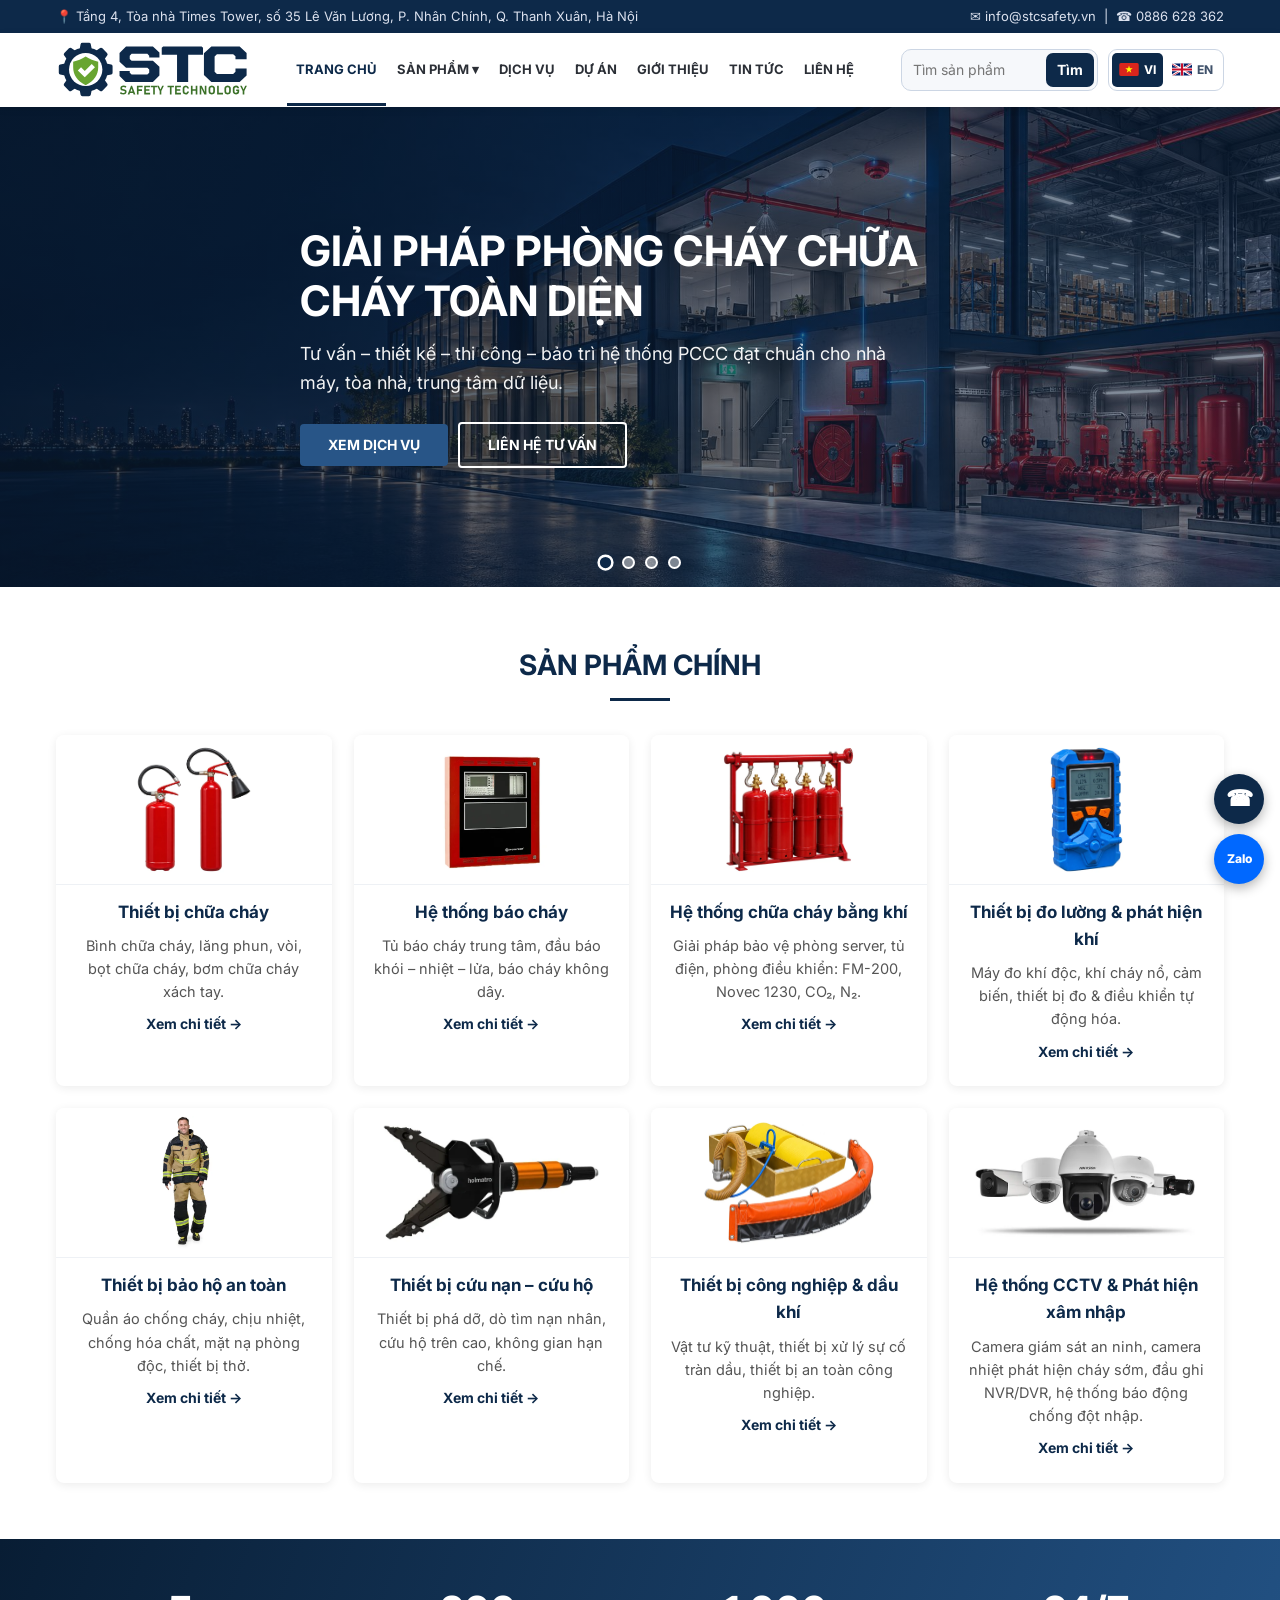
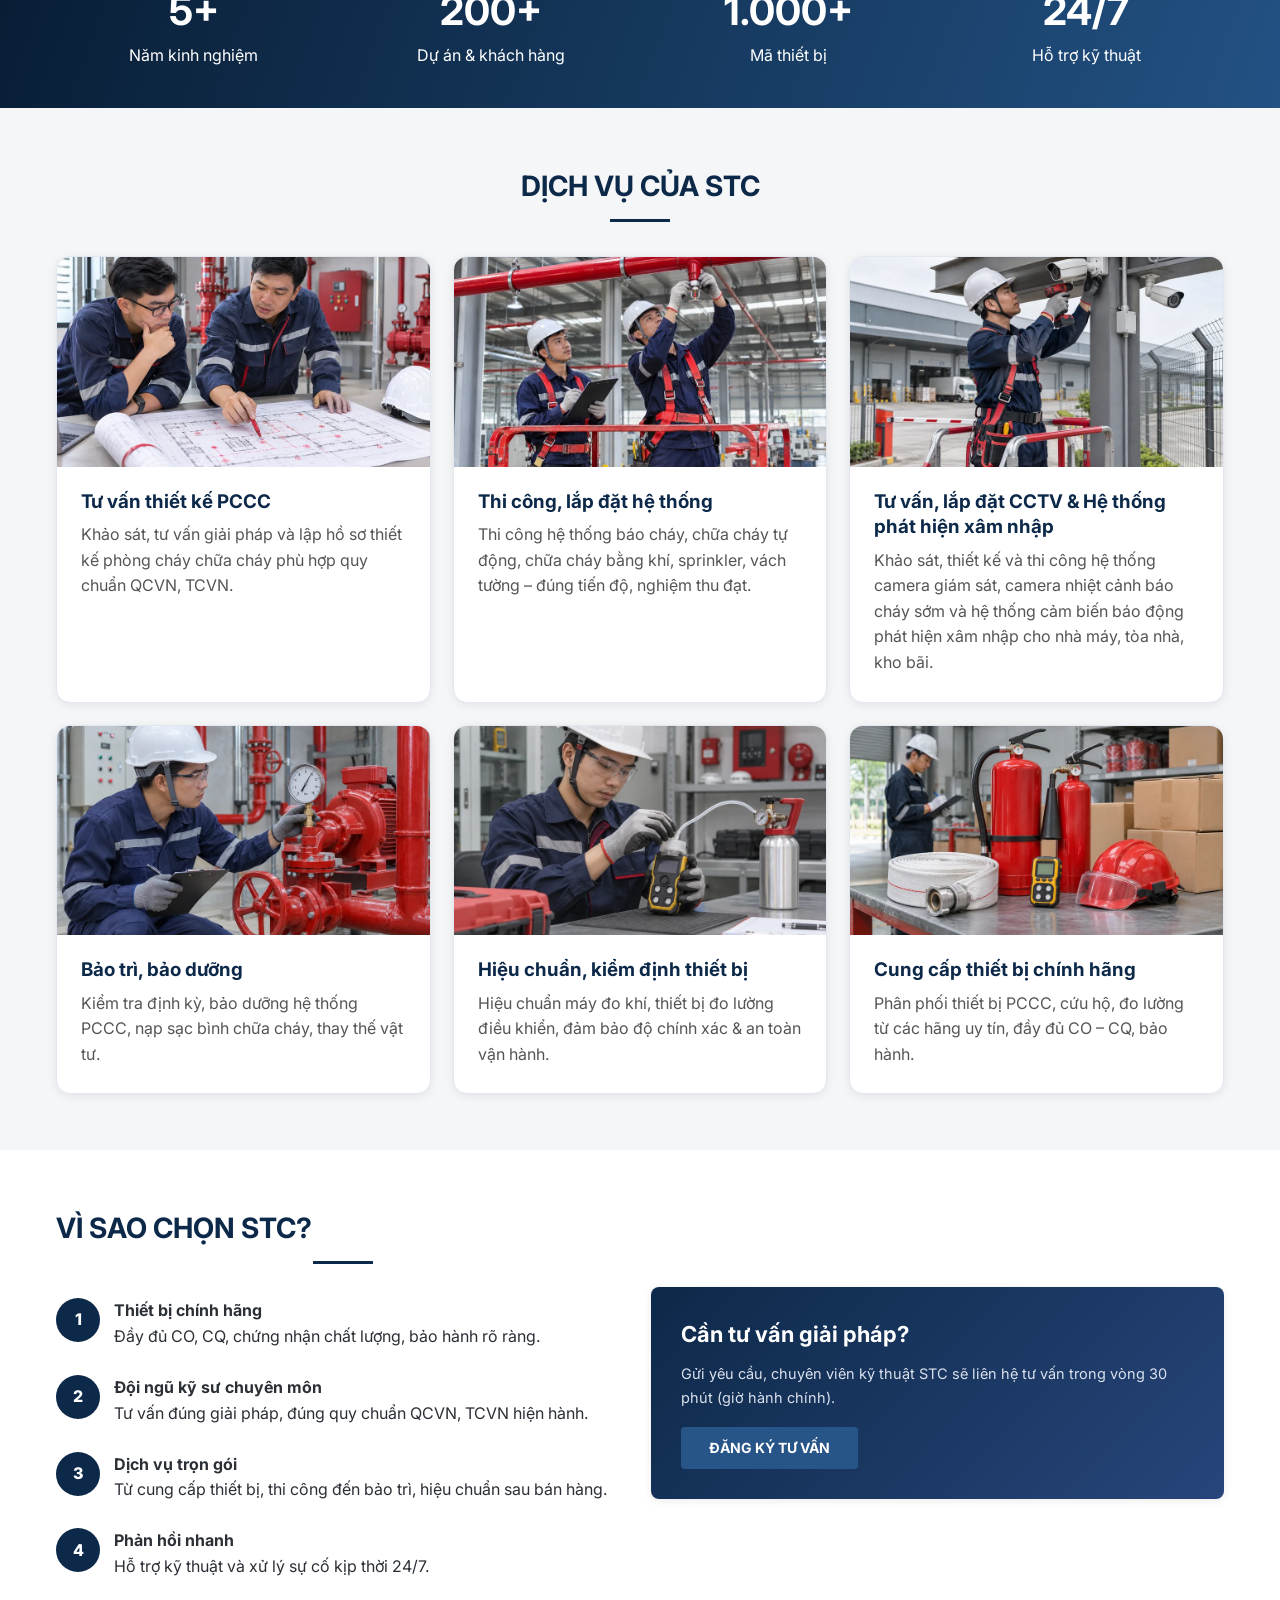
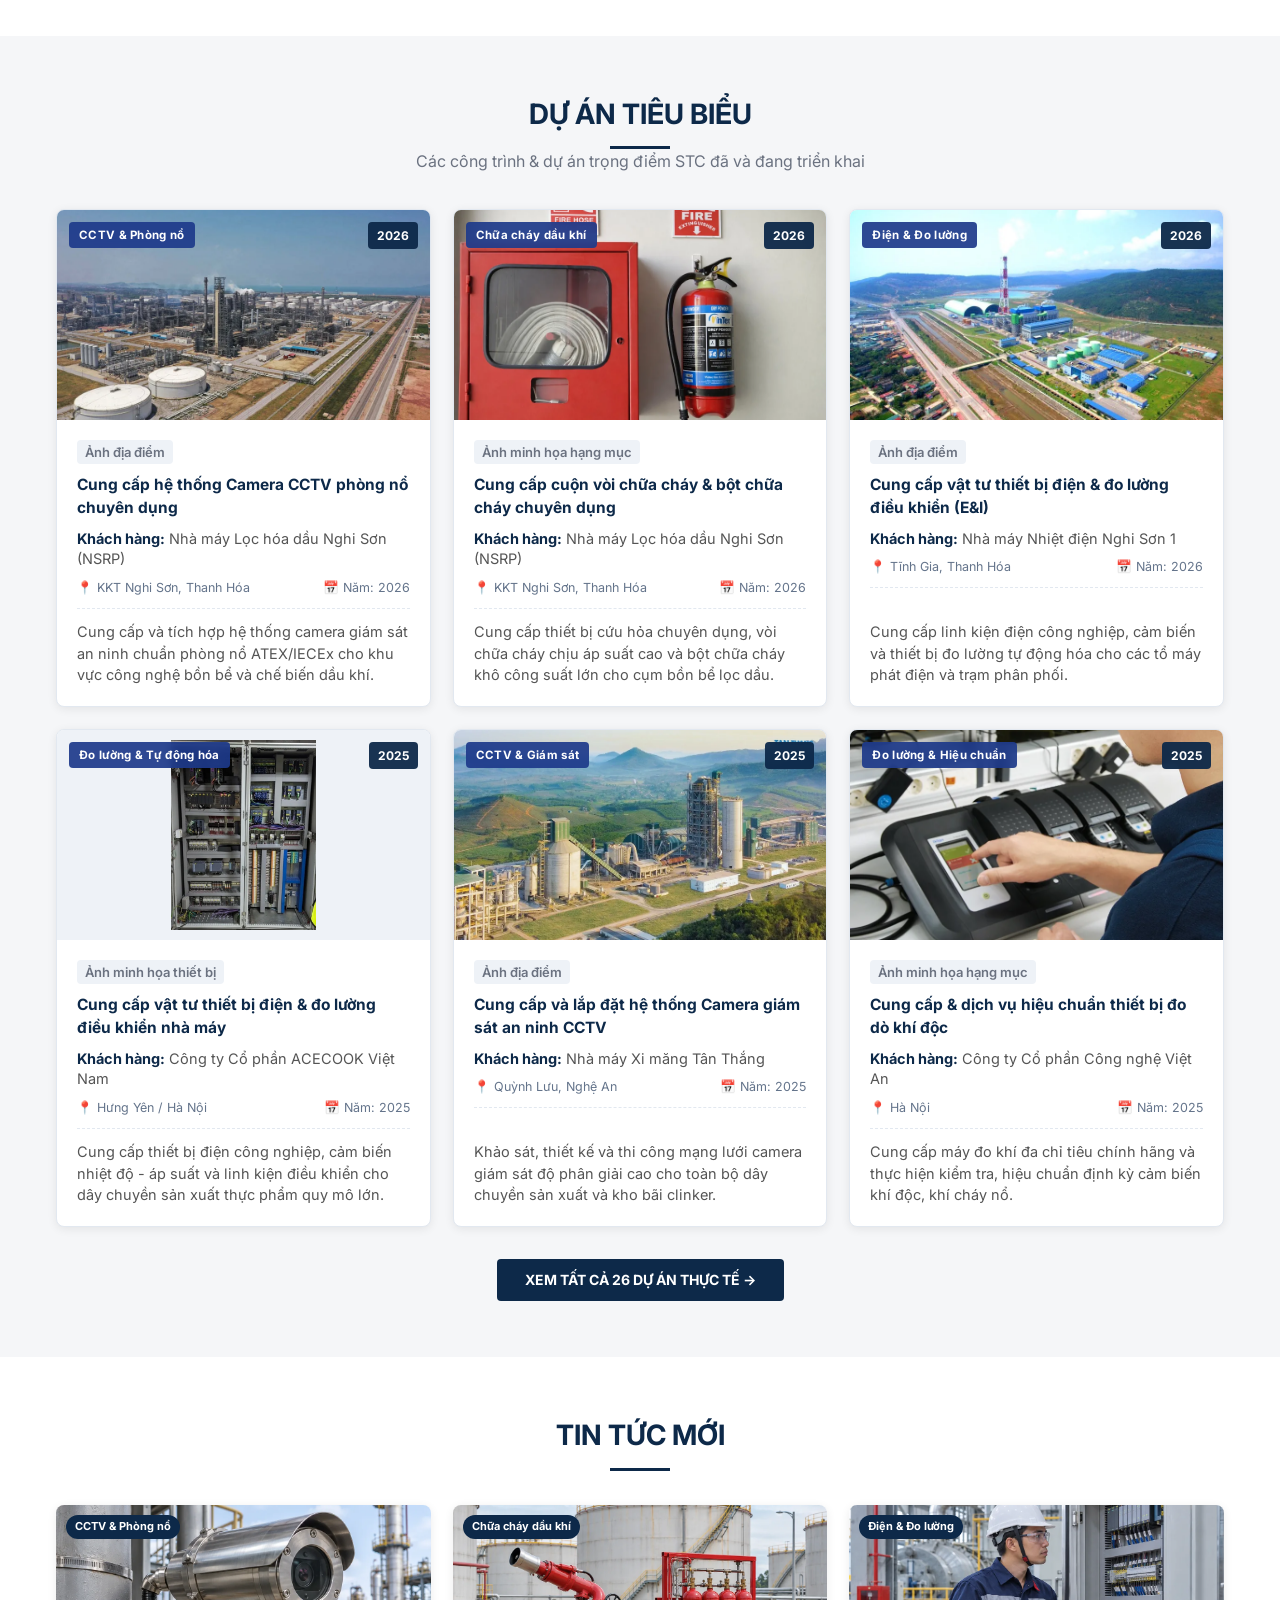
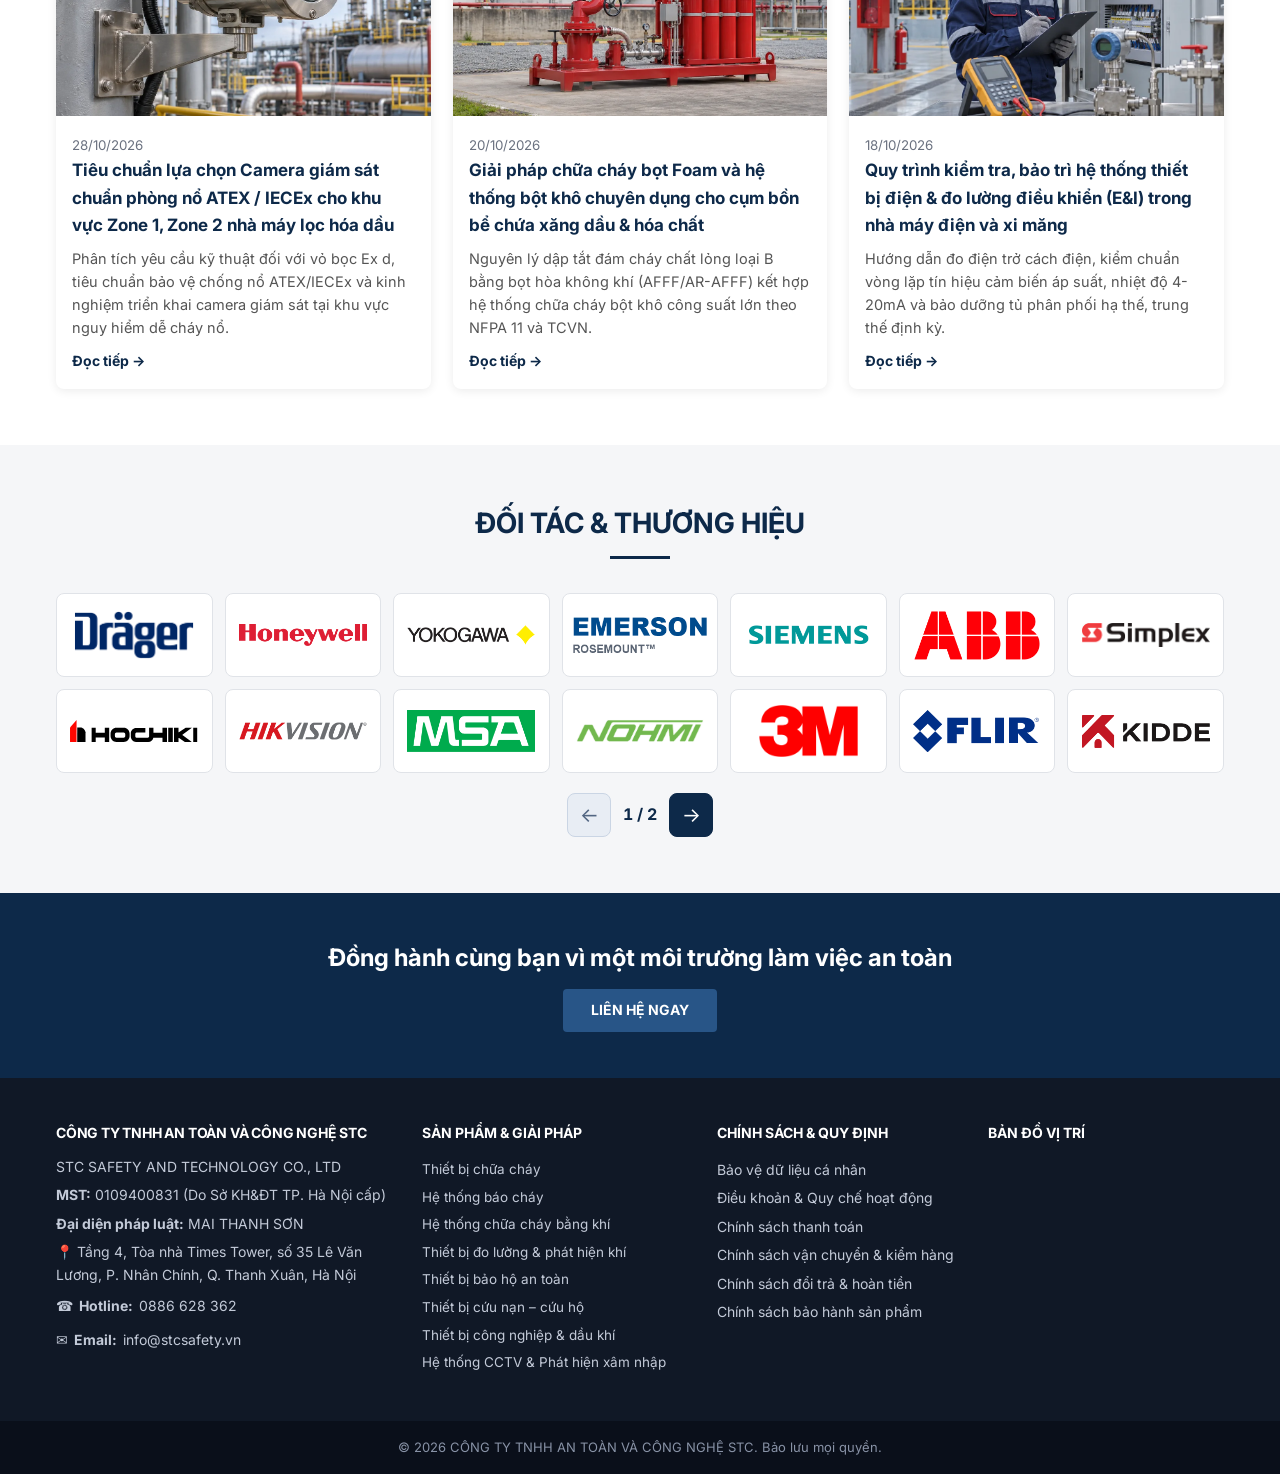
<file: index.html>
<!DOCTYPE html>
<html lang="vi"><head><meta charset="utf-8"><meta name="viewport" content="width=device-width,initial-scale=1,viewport-fit=cover">
<title>Trang chủ | STC - An toàn và Công nghệ</title>
<meta name="description" content="STC - Thiết bị phòng cháy chữa cháy, cứu nạn cứu hộ, thiết bị đo lường và dịch vụ kỹ thuật tại Hà Nội">
<link rel="icon" type="image/svg+xml" href="assets/icons/favicon.svg?v=stc-20261124"><link rel="icon" type="image/png" sizes="32x32" href="assets/icons/favicon-32.png?v=stc-20261124"><link rel="icon" type="image/png" sizes="16x16" href="assets/icons/favicon-16.png?v=stc-20261124"><link rel="shortcut icon" href="favicon.ico?v=stc-20261124"><link rel="apple-touch-icon" href="assets/icons/apple-touch-icon.png?v=stc-20261124"><link rel="manifest" href="site.webmanifest?v=navy"><meta name="theme-color" content="#0d2949"><meta name="format-detection" content="telephone=no"><link rel="stylesheet" href="assets/style.css?v=navy"></head>
<body><header id="header"></header>
<div class="hero">
 <div class="slide s1 on"><div class="container"><h1>Giải pháp phòng cháy chữa cháy toàn diện</h1><p>Tư vấn – thiết kế – thi công – bảo trì hệ thống PCCC đạt chuẩn cho nhà máy, tòa nhà, trung tâm dữ liệu.</p><a class="btn" href="dich-vu.html">Xem dịch vụ</a><a class="btn ghost" href="lien-he.html">Liên hệ tư vấn</a></div></div>
 <div class="slide s4"><div class="container"><h1>Hệ thống Camera CCTV &amp; Phát hiện xâm nhập</h1><p>Camera giám sát an ninh, camera ảnh nhiệt phát hiện cháy sớm, hệ thống cảnh báo đột nhập thông minh.</p><a class="btn" href="san-pham.html#cctv">Xem giải pháp</a><a class="btn ghost" href="lien-he.html">Tư vấn kỹ thuật</a></div></div>
 <div class="slide s2"><div class="container"><h1>Thiết bị đo lường &amp; phát hiện khí</h1><p>Máy đo khí độc, cháy nổ, camera nhiệt, thiết bị tự động hóa – chính hãng, hiệu chuẩn định kỳ.</p><a class="btn" href="san-pham.html#do-luong">Xem sản phẩm</a></div></div>
 <div class="slide s3"><div class="container"><h1>Thiết bị cứu nạn – cứu hộ &amp; bảo hộ an toàn</h1><p>Trang bị cho lực lượng PCCC &amp; CNCH và doanh nghiệp: quần áo chữa cháy, mặt nạ thở, thiết bị phá dỡ.</p><a class="btn" href="san-pham.html#cuu-ho">Khám phá</a></div></div>
 <div class="hero-dots" id="hero-dots"></div>
</div>
<section class="sec"><div class="container"><div class="sec-title"><h2>Sản phẩm chính</h2></div><div class="grid g4" id="home-cats"></div></div></section>
<div class="stats"><div class="container grid g4"><div><b>5+</b>Năm kinh nghiệm</div><div><b>200+</b>Dự án &amp; khách hàng</div><div><b>1.000+</b>Mã thiết bị</div><div><b>24/7</b>Hỗ trợ kỹ thuật</div></div></div>
<section class="sec alt"><div class="container"><div class="sec-title"><h2>Dịch vụ của STC</h2></div><div class="grid g3" id="home-svcs"></div></div></section>
<section class="sec"><div class="container grid g2" style="align-items:center">
 <div><div class="sec-title" style="text-align:left"><h2>Vì sao chọn STC?</h2></div>
 <div class="why"><div class="n">1</div><div><b>Thiết bị chính hãng</b><p>Đầy đủ CO, CQ, chứng nhận chất lượng, bảo hành rõ ràng.</p></div></div><br>
 <div class="why"><div class="n">2</div><div><b>Đội ngũ kỹ sư chuyên môn</b><p>Tư vấn đúng giải pháp, đúng quy chuẩn QCVN, TCVN hiện hành.</p></div></div><br>
 <div class="why"><div class="n">3</div><div><b>Dịch vụ trọn gói</b><p>Từ cung cấp thiết bị, thi công đến bảo trì, hiệu chuẩn sau bán hàng.</p></div></div><br>
 <div class="why"><div class="n">4</div><div><b>Phản hồi nhanh</b><p>Hỗ trợ kỹ thuật và xử lý sự cố kịp thời 24/7.</p></div></div></div>
 <div class="card consult-card" style="padding:30px;background:linear-gradient(135deg,var(--navy),#27457a);color:#fff"><h3 style="color:#fff;font-size:22px">Cần tư vấn giải pháp?</h3><p style="color:#dbe1ee;margin:10px 0 18px">Gửi yêu cầu, chuyên viên kỹ thuật STC sẽ liên hệ tư vấn trong vòng 30 phút (giờ hành chính).</p><a class="btn" href="lien-he.html">Đăng ký tư vấn</a></div>
</div></section>
<section class="sec alt"><div class="container"><div class="sec-title"><h2>Dự án tiêu biểu</h2><p class="muted">Các công trình &amp; dự án trọng điểm STC đã và đang triển khai</p></div><div class="grid g3" id="home-prj"></div><div style="text-align:center;margin-top:32px"><a class="btn" href="du-an.html">Xem tất cả 26 dự án thực tế →</a></div></div></section>
<section class="sec"><div class="container"><div class="sec-title"><h2>Tin tức mới</h2></div><div class="grid g3" id="home-news"></div></div></section>
<section class="sec alt" aria-labelledby="brand-heading">
  <div class="container">
    <div class="sec-title"><h2 id="brand-heading">Đối tác &amp; thương hiệu</h2></div>
    <div class="brand-track" id="brand-track" tabindex="0" role="region" aria-label="Danh sách thương hiệu">
      <div class="brand-panel">
      <div class="brand" title="Dräger"><img src="assets/img/brands/drager.png" alt="Dräger" loading="lazy" decoding="async"></div>
      <div class="brand" title="Honeywell"><img src="assets/img/brands/honeywell.png" alt="Honeywell" loading="lazy" decoding="async"></div>
      <div class="brand" title="Yokogawa"><img src="assets/img/brands/yokogawa.png" alt="Yokogawa" loading="lazy" decoding="async"></div>
      <div class="brand brand--emerson" title="Emerson / Rosemount"><img src="assets/img/brands/emerson-web.png" alt="Emerson / Rosemount" loading="lazy" decoding="async"></div>
      <div class="brand" title="Siemens"><img src="assets/img/brands/siemens.png" alt="Siemens" loading="lazy" decoding="async"></div>
      <div class="brand" title="ABB"><img src="assets/img/brands/abb.png" alt="ABB" loading="lazy" decoding="async"></div>
      <div class="brand brand--wide" title="Simplex"><img src="assets/img/brands/simplex-official.png" alt="Simplex" loading="lazy" decoding="async"></div>
      <div class="brand brand--wide" title="Hochiki"><img src="assets/img/brands/hochiki-official.svg" alt="Hochiki" loading="lazy" decoding="async"></div>
      <div class="brand" title="Hikvision"><img src="assets/img/brands/hikvision.png" alt="Hikvision" loading="lazy" decoding="async"></div>
      <div class="brand" title="MSA Safety"><img src="assets/img/brands/msa.png" alt="MSA Safety" loading="lazy" decoding="async"></div>
      <div class="brand" title="Nohmi Bosai"><img src="assets/img/brands/nohmi.png" alt="Nohmi Bosai" loading="lazy" decoding="async"></div>
      <div class="brand" title="3M"><img src="assets/img/brands/3m.png" alt="3M" loading="lazy" decoding="async"></div>
      <div class="brand" title="FLIR"><img src="assets/img/brands/flir.png" alt="FLIR" loading="lazy" decoding="async"></div>
      <div class="brand" title="Kidde"><img src="assets/img/brands/kidde.png" alt="Kidde" loading="lazy" decoding="async"></div>
      </div>
      <div class="brand-panel">
      <div class="brand brand--wide" title="NAFFCO"><img src="assets/img/brands/stc-naffco.png" alt="NAFFCO" loading="lazy" decoding="async"></div>
      <div class="brand brand--wide" title="Viking"><img src="assets/img/brands/stc-viking.png" alt="Viking" loading="lazy" decoding="async"></div>
      <div class="brand brand--wide" title="Fike"><img src="assets/img/brands/stc-fike.png" alt="Fike" loading="lazy" decoding="async"></div>
      <div class="brand brand--wide" title="Apollo Fire Detectors"><img src="assets/img/brands/stc-apollo.png" alt="Apollo Fire Detectors" loading="lazy" decoding="async"></div>
      <div class="brand brand--wide" title="Rosenbauer"><img src="assets/img/brands/stc-rosenbauer.png" alt="Rosenbauer" loading="lazy" decoding="async"></div>
      <div class="brand brand--wide" title="Holmatro"><img src="assets/img/brands/stc-holmatro.png" alt="Holmatro" loading="lazy" decoding="async"></div>
      <div class="brand brand--wide" title="Petzl"><img src="assets/img/brands/stc-petzl.png" alt="Petzl" loading="lazy" decoding="async"></div>
      <div class="brand brand--wide" title="Crowcon"><img src="assets/img/brands/stc-crowcon.png" alt="Crowcon" loading="lazy" decoding="async"></div>
      <div class="brand brand--wide" title="Teledyne"><img src="assets/img/brands/stc-teledyne.png" alt="Teledyne" loading="lazy" decoding="async"></div>
      <div class="brand brand--wide" title="Axis Communications"><img src="assets/img/brands/stc-axis.png" alt="Axis Communications" loading="lazy" decoding="async"></div>
      <div class="brand brand--wide" title="OPTEX"><img src="assets/img/brands/stc-optex.png" alt="OPTEX" loading="lazy" decoding="async"></div>
      <div class="brand brand--wide" title="Endress+Hauser"><img src="assets/img/brands/stc-endress.png" alt="Endress+Hauser" loading="lazy" decoding="async"></div>
      <div class="brand brand--wide" title="WIKA"><img src="assets/img/brands/stc-wika.png" alt="WIKA" loading="lazy" decoding="async"></div>
      <div class="brand brand--wide" title="DESMI"><img src="assets/img/brands/stc-desmi.png" alt="DESMI" loading="lazy" decoding="async"></div>
      </div>
    </div>
    <div class="brand-control-bar">
      <button type="button" id="brand-previous" aria-label="Nhóm logo trước" aria-controls="brand-track" disabled>←</button>
      <span class="brand-position" id="brand-position" aria-live="polite">1 / 2</span>
      <button type="button" id="brand-next" aria-label="Nhóm logo tiếp theo" aria-controls="brand-track">→</button>
    </div>
  </div>
</section>
<div class="cta"><h2>Đồng hành cùng bạn vì một môi trường làm việc an toàn</h2><a class="btn" href="lien-he.html">Liên hệ ngay</a></div>
<footer id="footer"></footer>
<script src="assets/news-data.js"></script>
<script src="assets/site.js?v=navy"></script><script src="assets/i18n.js?v=navy"></script></body></html>
</file>
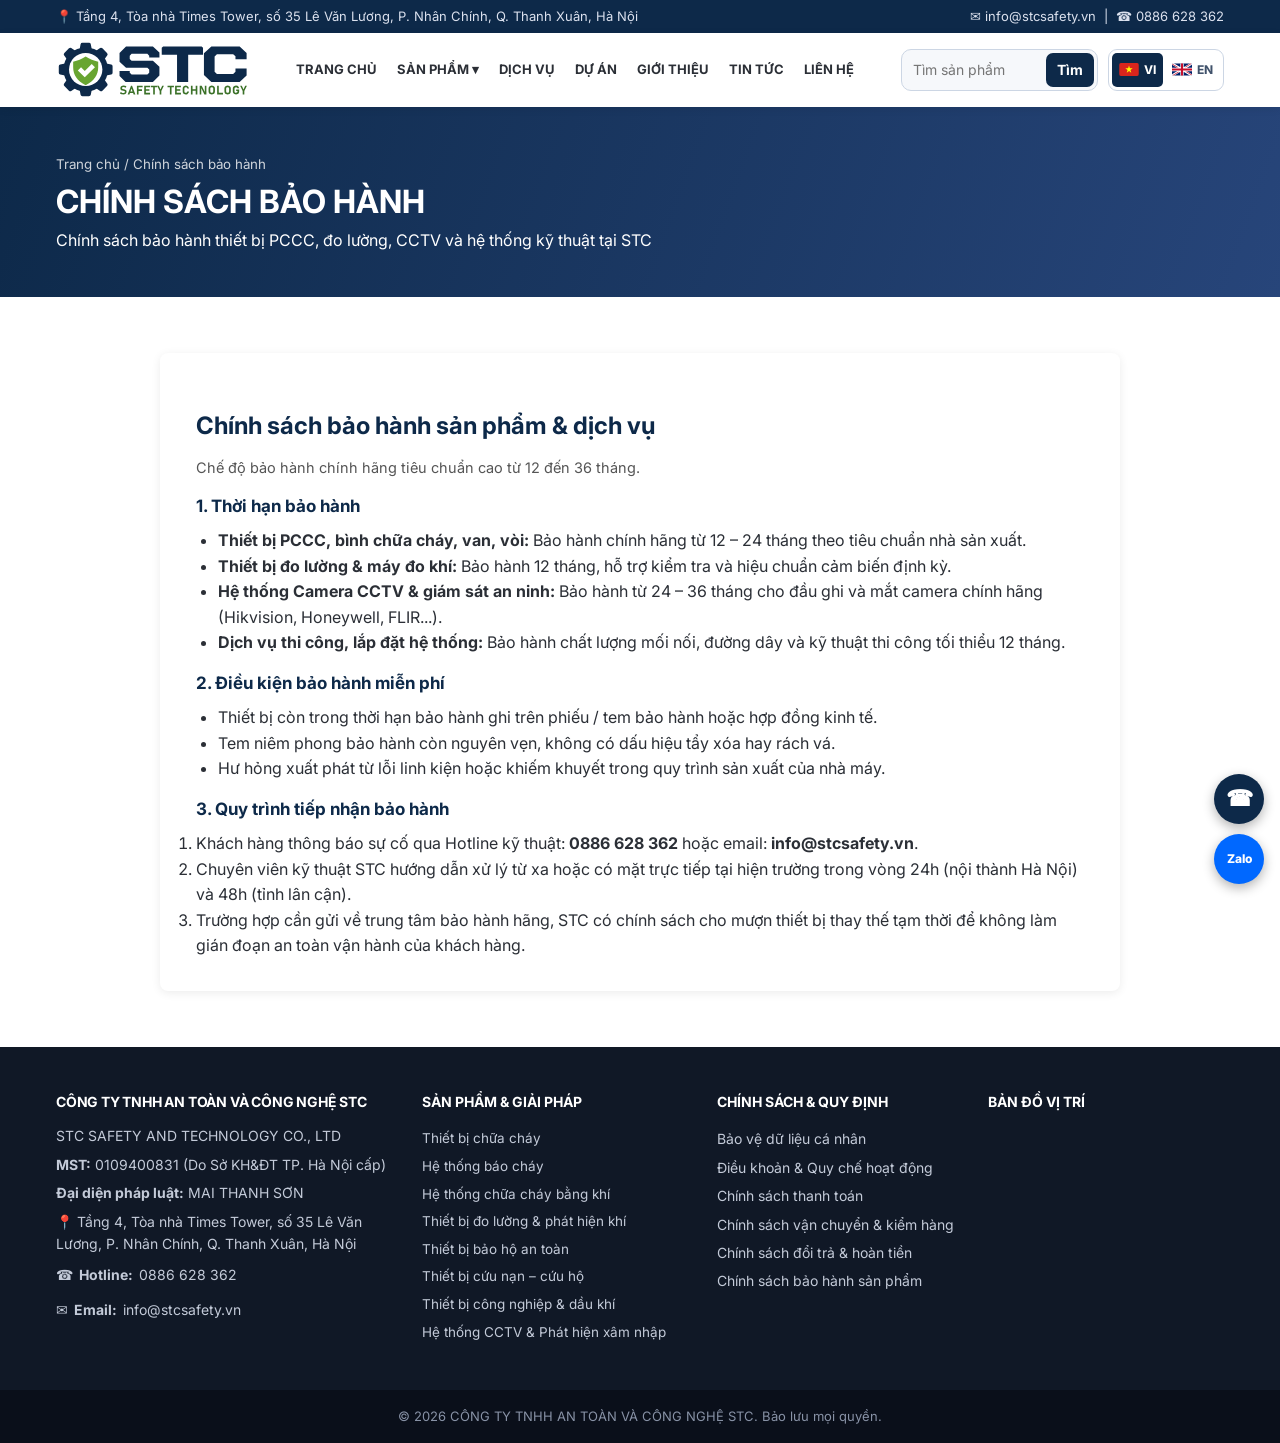
<file: chinh-sach-bao-hanh.html>
<!DOCTYPE html>
<html lang="vi"><head><meta charset="utf-8"><meta name="viewport" content="width=device-width,initial-scale=1,viewport-fit=cover">
<title>Chính sách bảo hành | STC - An toàn và Công nghệ</title>
<meta name="description" content="Chính sách bảo hành thiết bị PCCC, đo lường, CCTV và hệ thống kỹ thuật tại STC">
<link rel="icon" type="image/svg+xml" href="assets/icons/favicon.svg?v=stc-20261124"><link rel="icon" type="image/png" sizes="32x32" href="assets/icons/favicon-32.png?v=stc-20261124"><link rel="icon" type="image/png" sizes="16x16" href="assets/icons/favicon-16.png?v=stc-20261124"><link rel="shortcut icon" href="favicon.ico?v=stc-20261124"><link rel="apple-touch-icon" href="assets/icons/apple-touch-icon.png?v=stc-20261124"><link rel="manifest" href="site.webmanifest?v=navy"><meta name="theme-color" content="#0d2949"><meta name="format-detection" content="telephone=no"><link rel="stylesheet" href="assets/style.css?v=navy"></head>
<body><header id="header"></header>
<div class="page-head"><div class="container"><small>Trang chủ / Chính sách bảo hành</small><h1>Chính sách bảo hành</h1><p>Chính sách bảo hành thiết bị PCCC, đo lường, CCTV và hệ thống kỹ thuật tại STC</p></div></div>
<section class="sec"><div class="container prose card" style="padding:32px 36px;background:#fff;max-width:960px;margin:0 auto">
<h2>Chính sách bảo hành sản phẩm & dịch vụ</h2>
<p class="muted">Chế độ bảo hành chính hãng tiêu chuẩn cao từ 12 đến 36 tháng.</p>

<h3>1. Thời hạn bảo hành</h3>
<ul>
  <li><b>Thiết bị PCCC, bình chữa cháy, van, vòi:</b> Bảo hành chính hãng từ 12 – 24 tháng theo tiêu chuẩn nhà sản xuất.</li>
  <li><b>Thiết bị đo lường & máy đo khí:</b> Bảo hành 12 tháng, hỗ trợ kiểm tra và hiệu chuẩn cảm biến định kỳ.</li>
  <li><b>Hệ thống Camera CCTV & giám sát an ninh:</b> Bảo hành từ 24 – 36 tháng cho đầu ghi và mắt camera chính hãng (Hikvision, Honeywell, FLIR...).</li>
  <li><b>Dịch vụ thi công, lắp đặt hệ thống:</b> Bảo hành chất lượng mối nối, đường dây và kỹ thuật thi công tối thiểu 12 tháng.</li>
</ul>

<h3>2. Điều kiện bảo hành miễn phí</h3>
<ul>
  <li>Thiết bị còn trong thời hạn bảo hành ghi trên phiếu / tem bảo hành hoặc hợp đồng kinh tế.</li>
  <li>Tem niêm phong bảo hành còn nguyên vẹn, không có dấu hiệu tẩy xóa hay rách vá.</li>
  <li>Hư hỏng xuất phát từ lỗi linh kiện hoặc khiếm khuyết trong quy trình sản xuất của nhà máy.</li>
</ul>

<h3>3. Quy trình tiếp nhận bảo hành</h3>
<ol>
  <li>Khách hàng thông báo sự cố qua Hotline kỹ thuật: <b>0886 628 362</b> hoặc email: <b>info@stcsafety.vn</b>.</li>
  <li>Chuyên viên kỹ thuật STC hướng dẫn xử lý từ xa hoặc có mặt trực tiếp tại hiện trường trong vòng 24h (nội thành Hà Nội) và 48h (tỉnh lân cận).</li>
  <li>Trường hợp cần gửi về trung tâm bảo hành hãng, STC có chính sách cho mượn thiết bị thay thế tạm thời để không làm gián đoạn an toàn vận hành của khách hàng.</li>
</ol>
</div></section>
<footer id="footer"></footer>
<script src="assets/site.js?v=navy"></script><script src="assets/i18n.js?v=navy"></script></body></html>
</file>
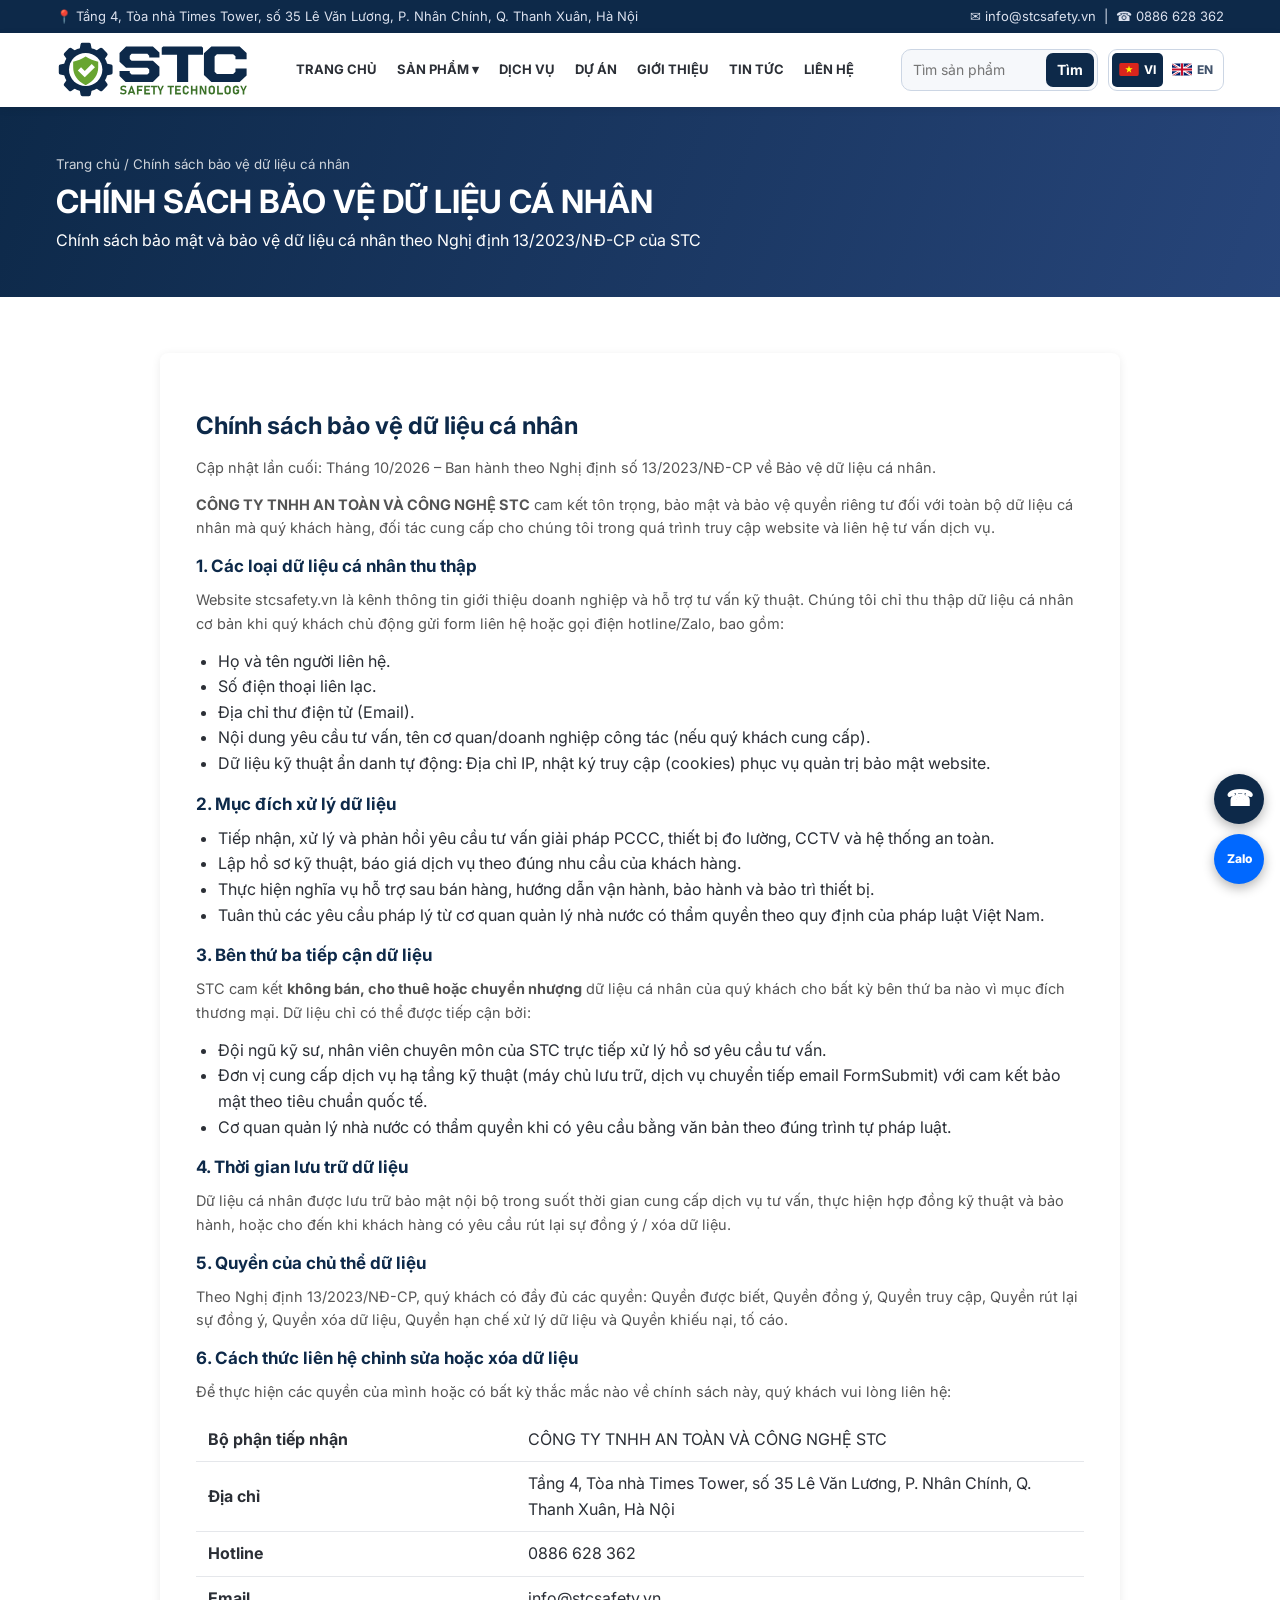
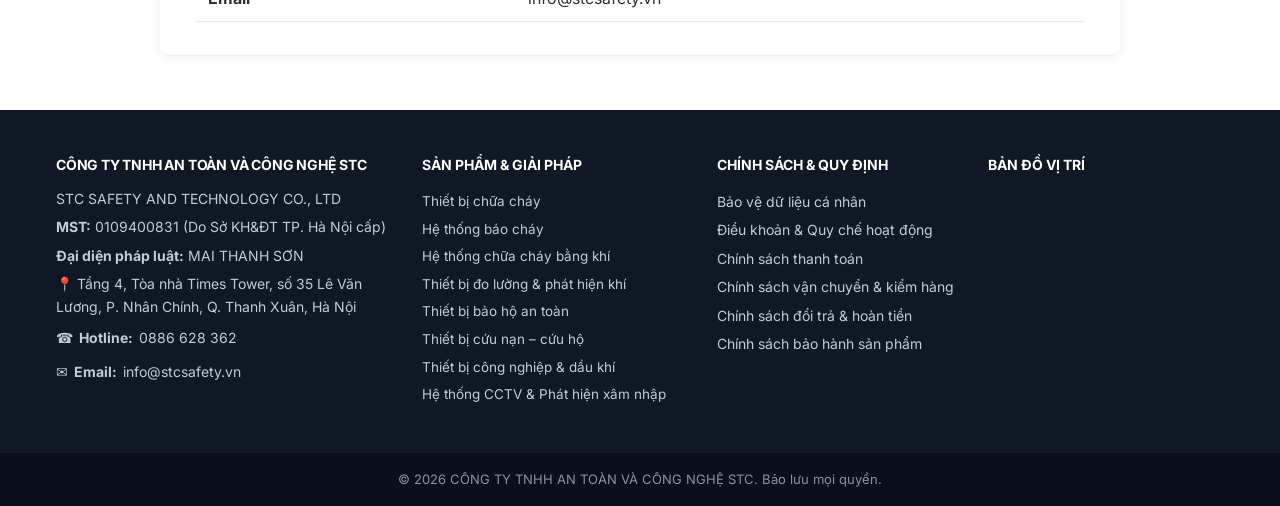
<file: chinh-sach-bao-mat.html>
<!DOCTYPE html>
<html lang="vi"><head><meta charset="utf-8"><meta name="viewport" content="width=device-width,initial-scale=1,viewport-fit=cover">
<title>Chính sách bảo vệ dữ liệu cá nhân | STC - An toàn và Công nghệ</title>
<meta name="description" content="Chính sách bảo mật và bảo vệ dữ liệu cá nhân theo Nghị định 13/2023/NĐ-CP của STC">
<link rel="icon" type="image/svg+xml" href="assets/icons/favicon.svg?v=stc-20261124"><link rel="icon" type="image/png" sizes="32x32" href="assets/icons/favicon-32.png?v=stc-20261124"><link rel="icon" type="image/png" sizes="16x16" href="assets/icons/favicon-16.png?v=stc-20261124"><link rel="shortcut icon" href="favicon.ico?v=stc-20261124"><link rel="apple-touch-icon" href="assets/icons/apple-touch-icon.png?v=stc-20261124"><link rel="manifest" href="site.webmanifest?v=navy"><meta name="theme-color" content="#0d2949"><meta name="format-detection" content="telephone=no"><link rel="stylesheet" href="assets/style.css?v=navy"></head>
<body><header id="header"></header>
<div class="page-head"><div class="container"><small>Trang chủ / Chính sách bảo vệ dữ liệu cá nhân</small><h1>Chính sách bảo vệ dữ liệu cá nhân</h1><p>Chính sách bảo mật và bảo vệ dữ liệu cá nhân theo Nghị định 13/2023/NĐ-CP của STC</p></div></div>
<section class="sec"><div class="container prose card" style="padding:32px 36px;background:#fff;max-width:960px;margin:0 auto">
<h2>Chính sách bảo vệ dữ liệu cá nhân</h2>
<p class="muted">Cập nhật lần cuối: Tháng 10/2026 – Ban hành theo Nghị định số 13/2023/NĐ-CP về Bảo vệ dữ liệu cá nhân.</p>

<p><b>CÔNG TY TNHH AN TOÀN VÀ CÔNG NGHỆ STC</b> cam kết tôn trọng, bảo mật và bảo vệ quyền riêng tư đối với toàn bộ dữ liệu cá nhân mà quý khách hàng, đối tác cung cấp cho chúng tôi trong quá trình truy cập website và liên hệ tư vấn dịch vụ.</p>

<h3>1. Các loại dữ liệu cá nhân thu thập</h3>
<p>Website stcsafety.vn là kênh thông tin giới thiệu doanh nghiệp và hỗ trợ tư vấn kỹ thuật. Chúng tôi chỉ thu thập dữ liệu cá nhân cơ bản khi quý khách chủ động gửi form liên hệ hoặc gọi điện hotline/Zalo, bao gồm:</p>
<ul>
  <li>Họ và tên người liên hệ.</li>
  <li>Số điện thoại liên lạc.</li>
  <li>Địa chỉ thư điện tử (Email).</li>
  <li>Nội dung yêu cầu tư vấn, tên cơ quan/doanh nghiệp công tác (nếu quý khách cung cấp).</li>
  <li>Dữ liệu kỹ thuật ẩn danh tự động: Địa chỉ IP, nhật ký truy cập (cookies) phục vụ quản trị bảo mật website.</li>
</ul>

<h3>2. Mục đích xử lý dữ liệu</h3>
<ul>
  <li>Tiếp nhận, xử lý và phản hồi yêu cầu tư vấn giải pháp PCCC, thiết bị đo lường, CCTV và hệ thống an toàn.</li>
  <li>Lập hồ sơ kỹ thuật, báo giá dịch vụ theo đúng nhu cầu của khách hàng.</li>
  <li>Thực hiện nghĩa vụ hỗ trợ sau bán hàng, hướng dẫn vận hành, bảo hành và bảo trì thiết bị.</li>
  <li>Tuân thủ các yêu cầu pháp lý từ cơ quan quản lý nhà nước có thẩm quyền theo quy định của pháp luật Việt Nam.</li>
</ul>

<h3>3. Bên thứ ba tiếp cận dữ liệu</h3>
<p>STC cam kết <b>không bán, cho thuê hoặc chuyển nhượng</b> dữ liệu cá nhân của quý khách cho bất kỳ bên thứ ba nào vì mục đích thương mại. Dữ liệu chỉ có thể được tiếp cận bởi:</p>
<ul>
  <li>Đội ngũ kỹ sư, nhân viên chuyên môn của STC trực tiếp xử lý hồ sơ yêu cầu tư vấn.</li>
  <li>Đơn vị cung cấp dịch vụ hạ tầng kỹ thuật (máy chủ lưu trữ, dịch vụ chuyển tiếp email FormSubmit) với cam kết bảo mật theo tiêu chuẩn quốc tế.</li>
  <li>Cơ quan quản lý nhà nước có thẩm quyền khi có yêu cầu bằng văn bản theo đúng trình tự pháp luật.</li>
</ul>

<h3>4. Thời gian lưu trữ dữ liệu</h3>
<p>Dữ liệu cá nhân được lưu trữ bảo mật nội bộ trong suốt thời gian cung cấp dịch vụ tư vấn, thực hiện hợp đồng kỹ thuật và bảo hành, hoặc cho đến khi khách hàng có yêu cầu rút lại sự đồng ý / xóa dữ liệu.</p>

<h3>5. Quyền của chủ thể dữ liệu</h3>
<p>Theo Nghị định 13/2023/NĐ-CP, quý khách có đầy đủ các quyền: Quyền được biết, Quyền đồng ý, Quyền truy cập, Quyền rút lại sự đồng ý, Quyền xóa dữ liệu, Quyền hạn chế xử lý dữ liệu và Quyền khiếu nại, tố cáo.</p>

<h3>6. Cách thức liên hệ chỉnh sửa hoặc xóa dữ liệu</h3>
<p>Để thực hiện các quyền của mình hoặc có bất kỳ thắc mắc nào về chính sách này, quý khách vui lòng liên hệ:</p>
<table class="info">
  <tr><td>Bộ phận tiếp nhận</td><td>CÔNG TY TNHH AN TOÀN VÀ CÔNG NGHỆ STC</td></tr>
  <tr><td>Địa chỉ</td><td>Tầng 4, Tòa nhà Times Tower, số 35 Lê Văn Lương, P. Nhân Chính, Q. Thanh Xuân, Hà Nội</td></tr>
  <tr><td>Hotline</td><td>0886 628 362</td></tr>
  <tr><td>Email</td><td>info@stcsafety.vn</td></tr>
</table>
</div></section>
<footer id="footer"></footer>
<script src="assets/site.js?v=navy"></script><script src="assets/i18n.js?v=navy"></script></body></html>
</file>
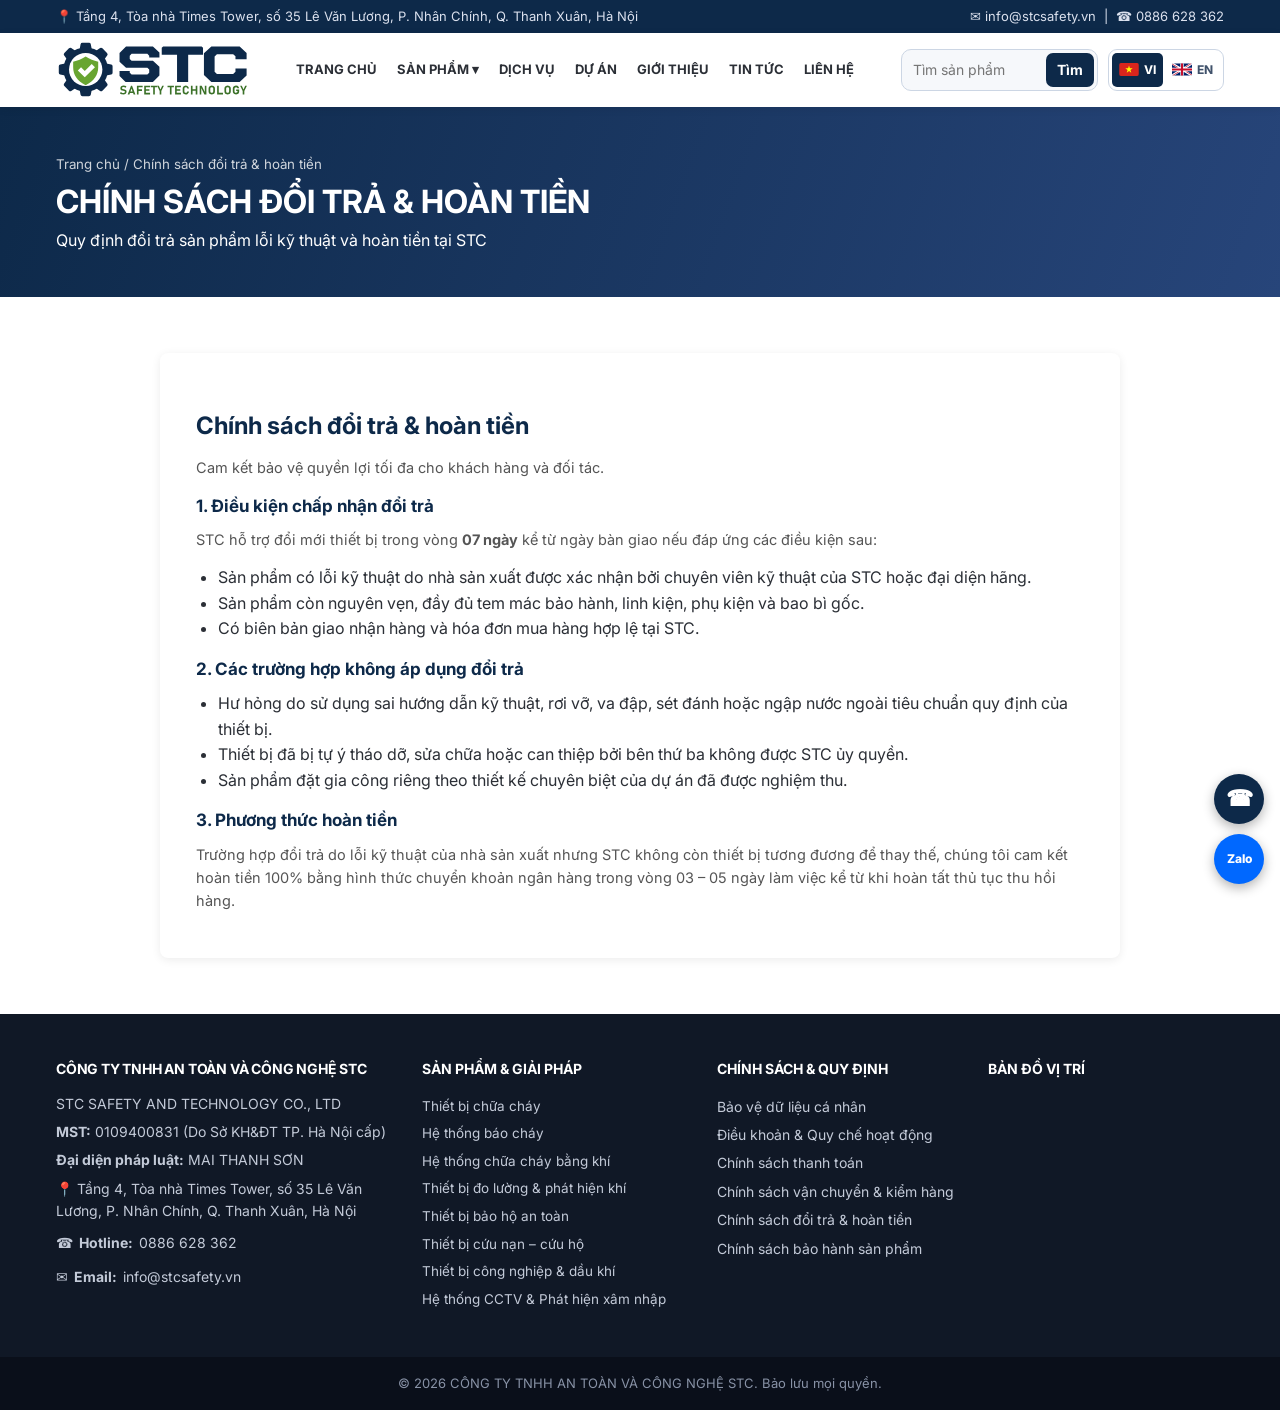
<file: chinh-sach-doi-tra.html>
<!DOCTYPE html>
<html lang="vi"><head><meta charset="utf-8"><meta name="viewport" content="width=device-width,initial-scale=1,viewport-fit=cover">
<title>Chính sách đổi trả & hoàn tiền | STC - An toàn và Công nghệ</title>
<meta name="description" content="Quy định đổi trả sản phẩm lỗi kỹ thuật và hoàn tiền tại STC">
<link rel="icon" type="image/svg+xml" href="assets/icons/favicon.svg?v=stc-20261124"><link rel="icon" type="image/png" sizes="32x32" href="assets/icons/favicon-32.png?v=stc-20261124"><link rel="icon" type="image/png" sizes="16x16" href="assets/icons/favicon-16.png?v=stc-20261124"><link rel="shortcut icon" href="favicon.ico?v=stc-20261124"><link rel="apple-touch-icon" href="assets/icons/apple-touch-icon.png?v=stc-20261124"><link rel="manifest" href="site.webmanifest?v=navy"><meta name="theme-color" content="#0d2949"><meta name="format-detection" content="telephone=no"><link rel="stylesheet" href="assets/style.css?v=navy"></head>
<body><header id="header"></header>
<div class="page-head"><div class="container"><small>Trang chủ / Chính sách đổi trả & hoàn tiền</small><h1>Chính sách đổi trả & hoàn tiền</h1><p>Quy định đổi trả sản phẩm lỗi kỹ thuật và hoàn tiền tại STC</p></div></div>
<section class="sec"><div class="container prose card" style="padding:32px 36px;background:#fff;max-width:960px;margin:0 auto">
<h2>Chính sách đổi trả & hoàn tiền</h2>
<p class="muted">Cam kết bảo vệ quyền lợi tối đa cho khách hàng và đối tác.</p>

<h3>1. Điều kiện chấp nhận đổi trả</h3>
<p>STC hỗ trợ đổi mới thiết bị trong vòng <b>07 ngày</b> kể từ ngày bàn giao nếu đáp ứng các điều kiện sau:</p>
<ul>
  <li>Sản phẩm có lỗi kỹ thuật do nhà sản xuất được xác nhận bởi chuyên viên kỹ thuật của STC hoặc đại diện hãng.</li>
  <li>Sản phẩm còn nguyên vẹn, đầy đủ tem mác bảo hành, linh kiện, phụ kiện và bao bì gốc.</li>
  <li>Có biên bản giao nhận hàng và hóa đơn mua hàng hợp lệ tại STC.</li>
</ul>

<h3>2. Các trường hợp không áp dụng đổi trả</h3>
<ul>
  <li>Hư hỏng do sử dụng sai hướng dẫn kỹ thuật, rơi vỡ, va đập, sét đánh hoặc ngập nước ngoài tiêu chuẩn quy định của thiết bị.</li>
  <li>Thiết bị đã bị tự ý tháo dỡ, sửa chữa hoặc can thiệp bởi bên thứ ba không được STC ủy quyền.</li>
  <li>Sản phẩm đặt gia công riêng theo thiết kế chuyên biệt của dự án đã được nghiệm thu.</li>
</ul>

<h3>3. Phương thức hoàn tiền</h3>
<p>Trường hợp đổi trả do lỗi kỹ thuật của nhà sản xuất nhưng STC không còn thiết bị tương đương để thay thế, chúng tôi cam kết hoàn tiền 100% bằng hình thức chuyển khoản ngân hàng trong vòng 03 – 05 ngày làm việc kể từ khi hoàn tất thủ tục thu hồi hàng.</p>
</div></section>
<footer id="footer"></footer>
<script src="assets/site.js?v=navy"></script><script src="assets/i18n.js?v=navy"></script></body></html>
</file>
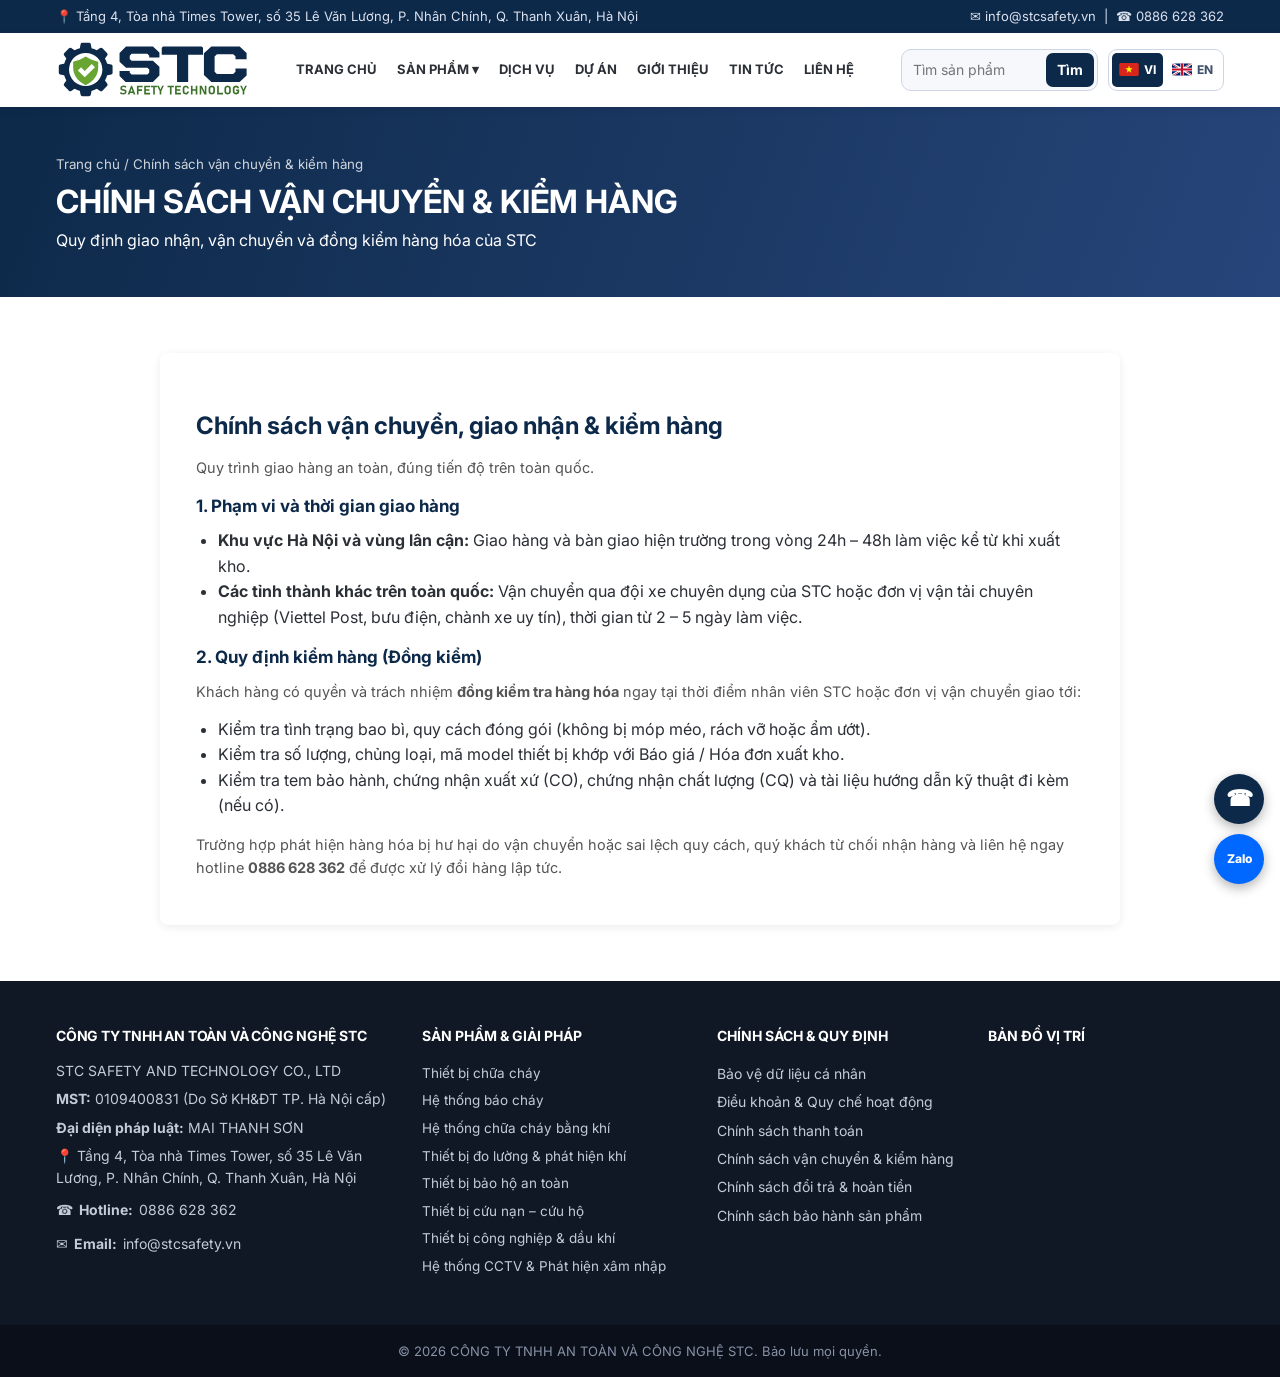
<file: chinh-sach-giao-nhan.html>
<!DOCTYPE html>
<html lang="vi"><head><meta charset="utf-8"><meta name="viewport" content="width=device-width,initial-scale=1,viewport-fit=cover">
<title>Chính sách vận chuyển & kiểm hàng | STC - An toàn và Công nghệ</title>
<meta name="description" content="Quy định giao nhận, vận chuyển và đồng kiểm hàng hóa của STC">
<link rel="icon" type="image/svg+xml" href="assets/icons/favicon.svg?v=stc-20261124"><link rel="icon" type="image/png" sizes="32x32" href="assets/icons/favicon-32.png?v=stc-20261124"><link rel="icon" type="image/png" sizes="16x16" href="assets/icons/favicon-16.png?v=stc-20261124"><link rel="shortcut icon" href="favicon.ico?v=stc-20261124"><link rel="apple-touch-icon" href="assets/icons/apple-touch-icon.png?v=stc-20261124"><link rel="manifest" href="site.webmanifest?v=navy"><meta name="theme-color" content="#0d2949"><meta name="format-detection" content="telephone=no"><link rel="stylesheet" href="assets/style.css?v=navy"></head>
<body><header id="header"></header>
<div class="page-head"><div class="container"><small>Trang chủ / Chính sách vận chuyển & kiểm hàng</small><h1>Chính sách vận chuyển & kiểm hàng</h1><p>Quy định giao nhận, vận chuyển và đồng kiểm hàng hóa của STC</p></div></div>
<section class="sec"><div class="container prose card" style="padding:32px 36px;background:#fff;max-width:960px;margin:0 auto">
<h2>Chính sách vận chuyển, giao nhận & kiểm hàng</h2>
<p class="muted">Quy trình giao hàng an toàn, đúng tiến độ trên toàn quốc.</p>

<h3>1. Phạm vi và thời gian giao hàng</h3>
<ul>
  <li><b>Khu vực Hà Nội và vùng lân cận:</b> Giao hàng và bàn giao hiện trường trong vòng 24h – 48h làm việc kể từ khi xuất kho.</li>
  <li><b>Các tỉnh thành khác trên toàn quốc:</b> Vận chuyển qua đội xe chuyên dụng của STC hoặc đơn vị vận tải chuyên nghiệp (Viettel Post, bưu điện, chành xe uy tín), thời gian từ 2 – 5 ngày làm việc.</li>
</ul>

<h3>2. Quy định kiểm hàng (Đồng kiểm)</h3>
<p>Khách hàng có quyền và trách nhiệm <b>đồng kiểm tra hàng hóa</b> ngay tại thời điểm nhân viên STC hoặc đơn vị vận chuyển giao tới:</p>
<ul>
  <li>Kiểm tra tình trạng bao bì, quy cách đóng gói (không bị móp méo, rách vỡ hoặc ẩm ướt).</li>
  <li>Kiểm tra số lượng, chủng loại, mã model thiết bị khớp với Báo giá / Hóa đơn xuất kho.</li>
  <li>Kiểm tra tem bảo hành, chứng nhận xuất xứ (CO), chứng nhận chất lượng (CQ) và tài liệu hướng dẫn kỹ thuật đi kèm (nếu có).</li>
</ul>
<p>Trường hợp phát hiện hàng hóa bị hư hại do vận chuyển hoặc sai lệch quy cách, quý khách từ chối nhận hàng và liên hệ ngay hotline <b>0886 628 362</b> để được xử lý đổi hàng lập tức.</p>
</div></section>
<footer id="footer"></footer>
<script src="assets/site.js?v=navy"></script><script src="assets/i18n.js?v=navy"></script></body></html>
</file>
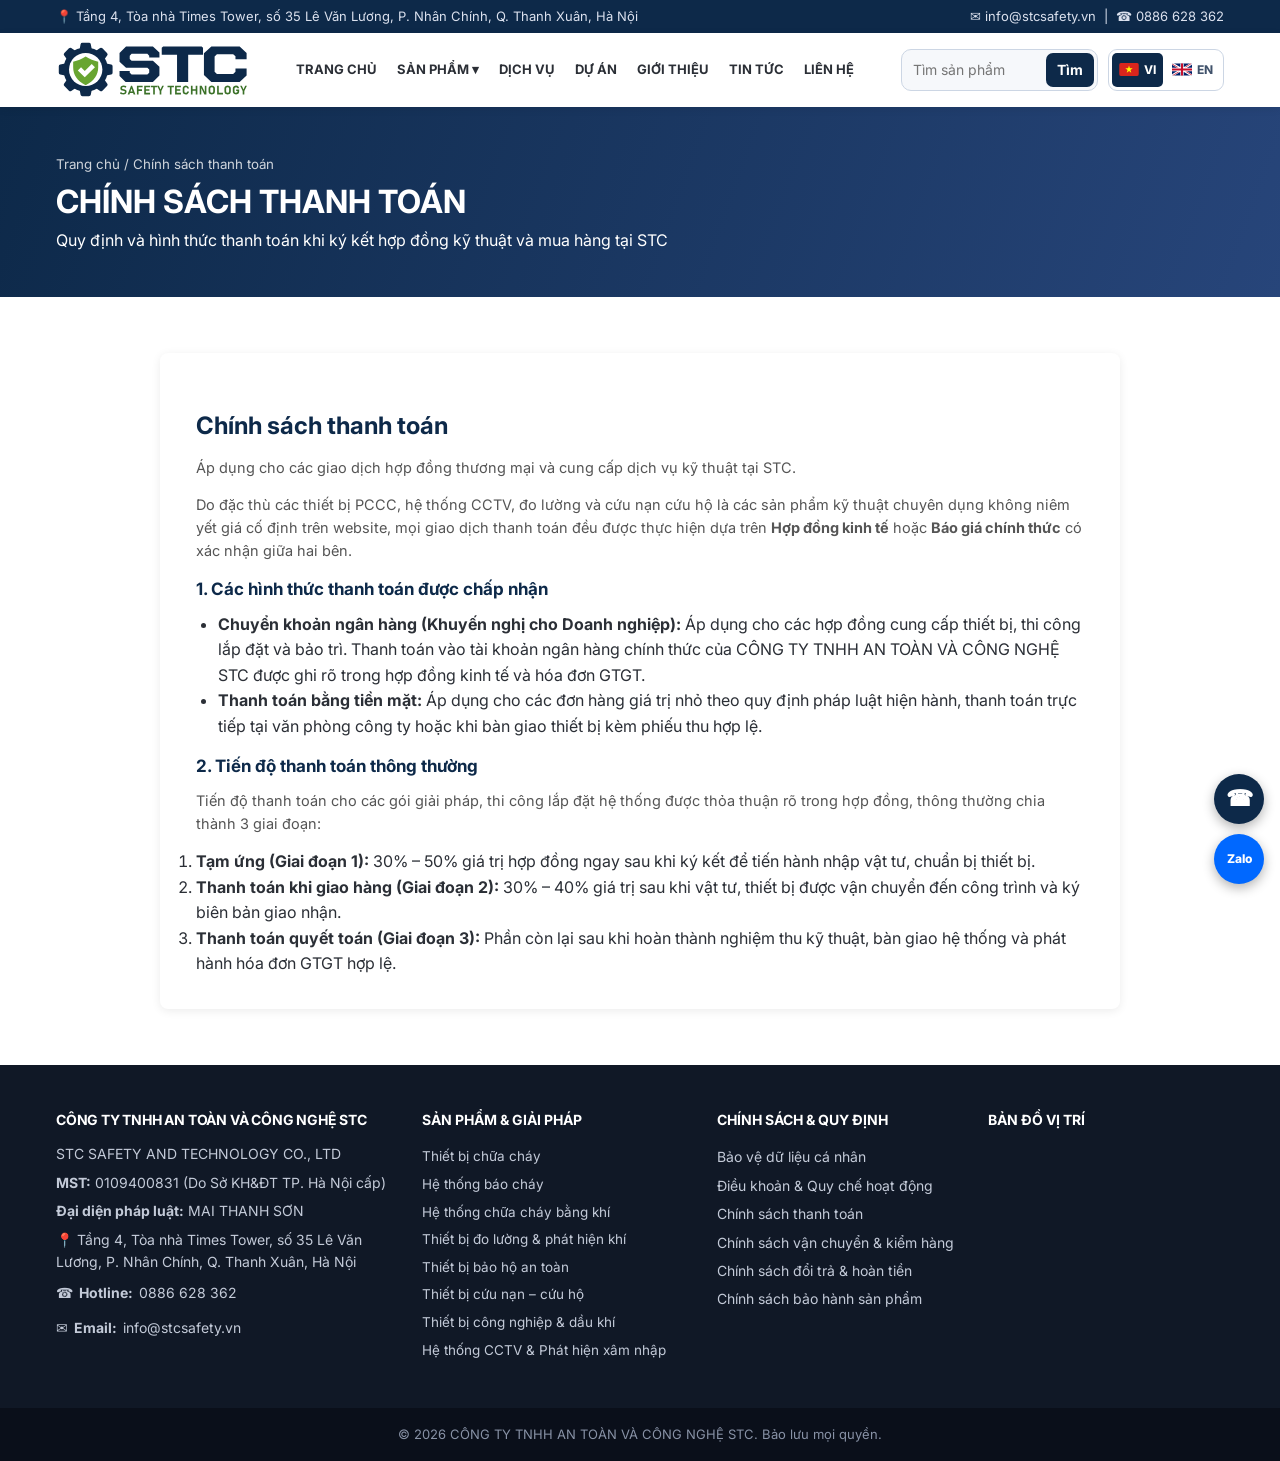
<file: chinh-sach-thanh-toan.html>
<!DOCTYPE html>
<html lang="vi"><head><meta charset="utf-8"><meta name="viewport" content="width=device-width,initial-scale=1,viewport-fit=cover">
<title>Chính sách thanh toán | STC - An toàn và Công nghệ</title>
<meta name="description" content="Quy định và hình thức thanh toán khi ký kết hợp đồng kỹ thuật và mua hàng tại STC">
<link rel="icon" type="image/svg+xml" href="assets/icons/favicon.svg?v=stc-20261124"><link rel="icon" type="image/png" sizes="32x32" href="assets/icons/favicon-32.png?v=stc-20261124"><link rel="icon" type="image/png" sizes="16x16" href="assets/icons/favicon-16.png?v=stc-20261124"><link rel="shortcut icon" href="favicon.ico?v=stc-20261124"><link rel="apple-touch-icon" href="assets/icons/apple-touch-icon.png?v=stc-20261124"><link rel="manifest" href="site.webmanifest?v=navy"><meta name="theme-color" content="#0d2949"><meta name="format-detection" content="telephone=no"><link rel="stylesheet" href="assets/style.css?v=navy"></head>
<body><header id="header"></header>
<div class="page-head"><div class="container"><small>Trang chủ / Chính sách thanh toán</small><h1>Chính sách thanh toán</h1><p>Quy định và hình thức thanh toán khi ký kết hợp đồng kỹ thuật và mua hàng tại STC</p></div></div>
<section class="sec"><div class="container prose card" style="padding:32px 36px;background:#fff;max-width:960px;margin:0 auto">
<h2>Chính sách thanh toán</h2>
<p class="muted">Áp dụng cho các giao dịch hợp đồng thương mại và cung cấp dịch vụ kỹ thuật tại STC.</p>

<p>Do đặc thù các thiết bị PCCC, hệ thống CCTV, đo lường và cứu nạn cứu hộ là các sản phẩm kỹ thuật chuyên dụng không niêm yết giá cố định trên website, mọi giao dịch thanh toán đều được thực hiện dựa trên <b>Hợp đồng kinh tế</b> hoặc <b>Báo giá chính thức</b> có xác nhận giữa hai bên.</p>

<h3>1. Các hình thức thanh toán được chấp nhận</h3>
<ul>
  <li><b>Chuyển khoản ngân hàng (Khuyến nghị cho Doanh nghiệp):</b> Áp dụng cho các hợp đồng cung cấp thiết bị, thi công lắp đặt và bảo trì. Thanh toán vào tài khoản ngân hàng chính thức của CÔNG TY TNHH AN TOÀN VÀ CÔNG NGHỆ STC được ghi rõ trong hợp đồng kinh tế và hóa đơn GTGT.</li>
  <li><b>Thanh toán bằng tiền mặt:</b> Áp dụng cho các đơn hàng giá trị nhỏ theo quy định pháp luật hiện hành, thanh toán trực tiếp tại văn phòng công ty hoặc khi bàn giao thiết bị kèm phiếu thu hợp lệ.</li>
</ul>

<h3>2. Tiến độ thanh toán thông thường</h3>
<p>Tiến độ thanh toán cho các gói giải pháp, thi công lắp đặt hệ thống được thỏa thuận rõ trong hợp đồng, thông thường chia thành 3 giai đoạn:</p>
<ol>
  <li><b>Tạm ứng (Giai đoạn 1):</b> 30% – 50% giá trị hợp đồng ngay sau khi ký kết để tiến hành nhập vật tư, chuẩn bị thiết bị.</li>
  <li><b>Thanh toán khi giao hàng (Giai đoạn 2):</b> 30% – 40% giá trị sau khi vật tư, thiết bị được vận chuyển đến công trình và ký biên bản giao nhận.</li>
  <li><b>Thanh toán quyết toán (Giai đoạn 3):</b> Phần còn lại sau khi hoàn thành nghiệm thu kỹ thuật, bàn giao hệ thống và phát hành hóa đơn GTGT hợp lệ.</li>
</ol>
</div></section>
<footer id="footer"></footer>
<script src="assets/site.js?v=navy"></script><script src="assets/i18n.js?v=navy"></script></body></html>
</file>
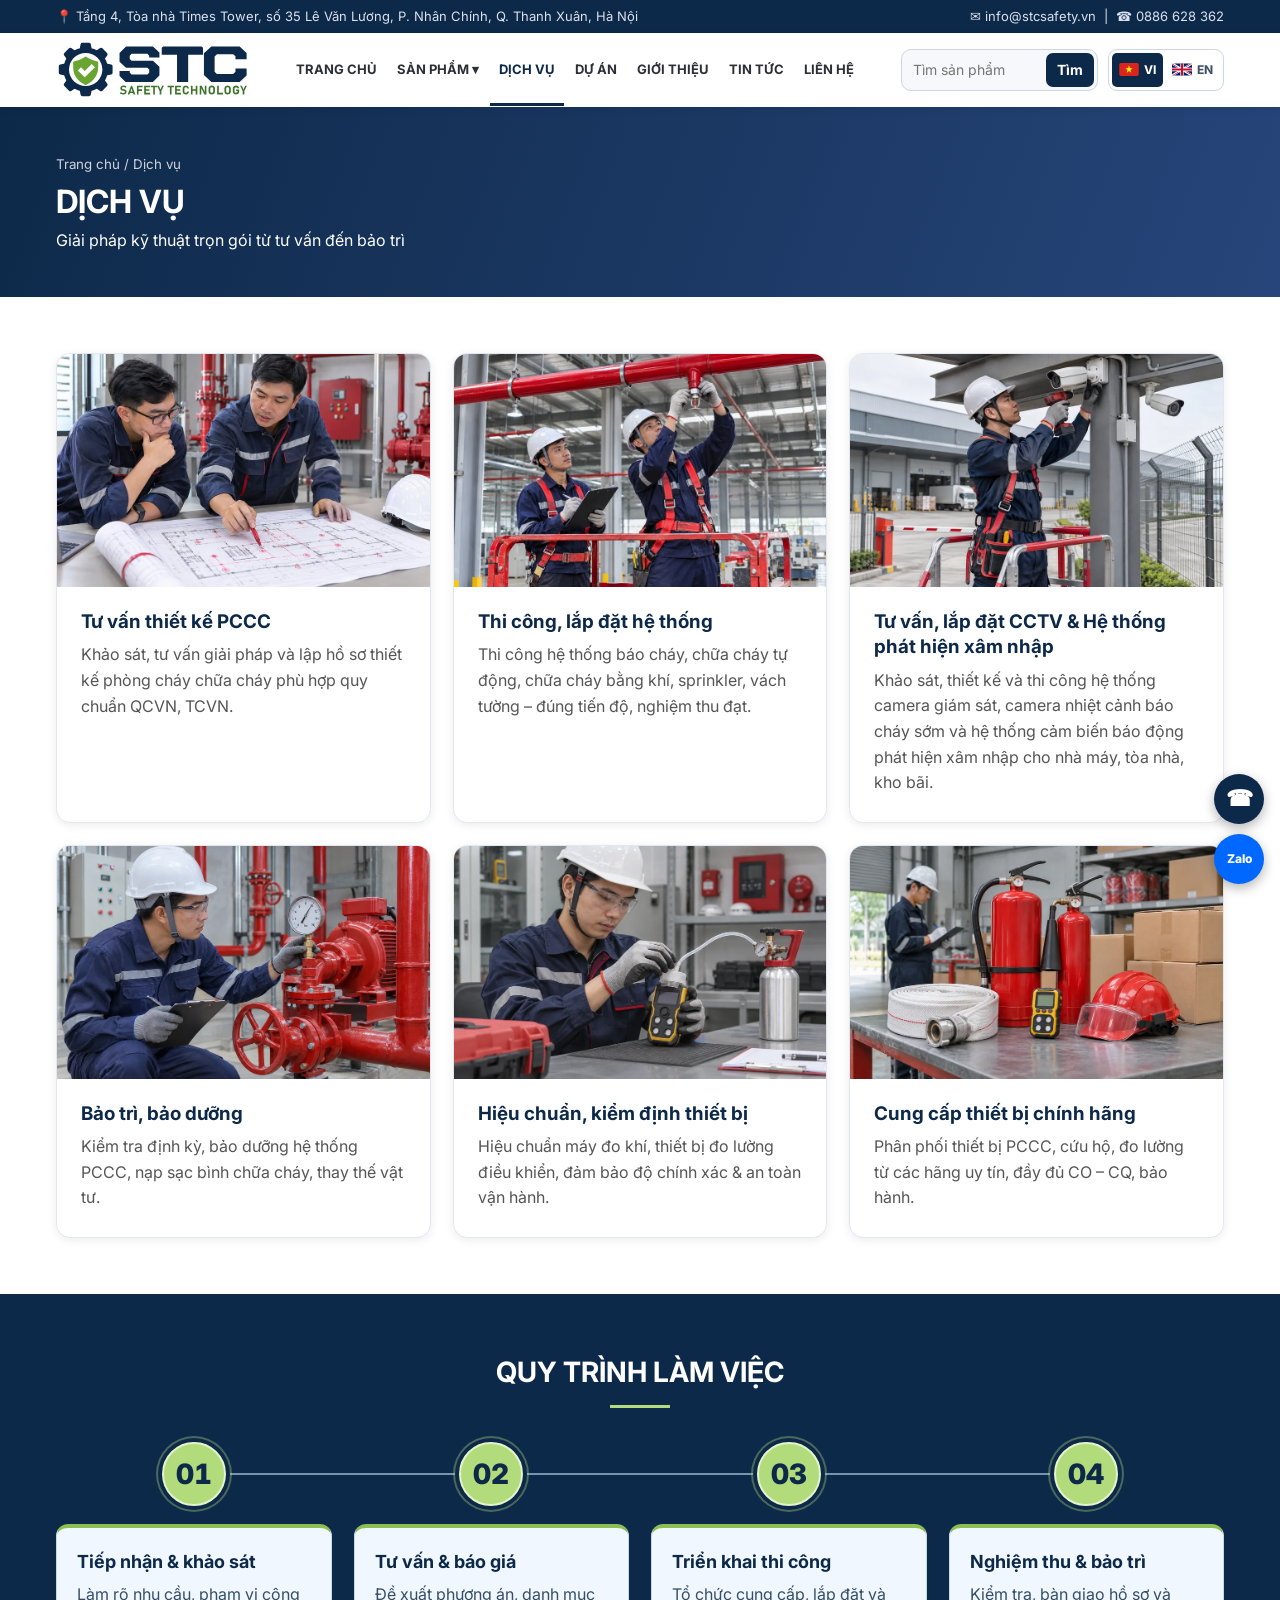
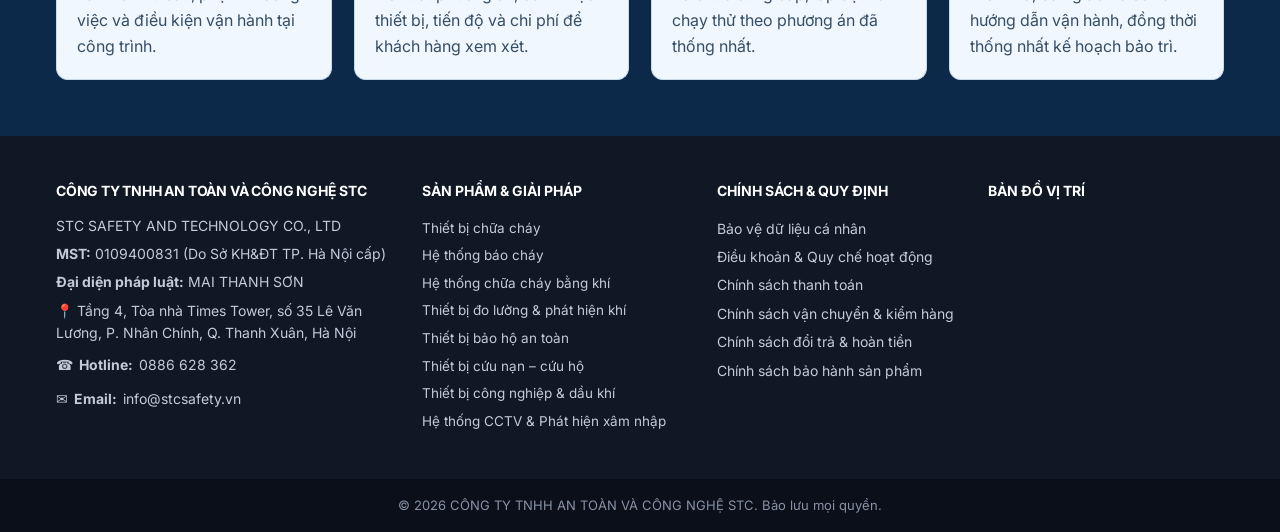
<file: dich-vu.html>
<!DOCTYPE html>
<html lang="vi"><head><meta charset="utf-8"><meta name="viewport" content="width=device-width,initial-scale=1,viewport-fit=cover">
<title>Dịch vụ | STC - An toàn và Công nghệ</title>
<meta name="description" content="Dịch vụ thiết kế, thi công và bảo trì PCCC, lắp đặt CCTV, hiệu chuẩn và cung cấp thiết bị chính hãng của STC.">
<link rel="icon" type="image/svg+xml" href="assets/icons/favicon.svg?v=stc-20261124"><link rel="icon" type="image/png" sizes="32x32" href="assets/icons/favicon-32.png?v=stc-20261124"><link rel="icon" type="image/png" sizes="16x16" href="assets/icons/favicon-16.png?v=stc-20261124"><link rel="shortcut icon" href="favicon.ico?v=stc-20261124"><link rel="apple-touch-icon" href="assets/icons/apple-touch-icon.png?v=stc-20261124"><link rel="manifest" href="site.webmanifest?v=navy"><meta name="theme-color" content="#0d2949"><meta name="format-detection" content="telephone=no"><link rel="stylesheet" href="assets/style.css?v=process"></head>
<body><header id="header"></header>
<div class="page-head"><div class="container"><small>Trang chủ / Dịch vụ</small><h1>Dịch vụ</h1><p>Giải pháp kỹ thuật trọn gói từ tư vấn đến bảo trì</p></div></div>
<section class="sec"><div class="container"><div class="grid g3" id="all-svcs"></div></div></section>
<section class="sec process-section" aria-labelledby="process-title">
  <div class="container">
    <div class="sec-title"><h2 id="process-title">Quy trình làm việc</h2></div>
    <ol class="grid g4 process-steps" role="list">
      <li class="process-step">
        <span class="process-number" aria-hidden="true">01</span>
        <div class="process-detail"><h3>Tiếp nhận &amp; khảo sát</h3><p>Làm rõ nhu cầu, phạm vi công việc và điều kiện vận hành tại công trình.</p></div>
      </li>
      <li class="process-step">
        <span class="process-number" aria-hidden="true">02</span>
        <div class="process-detail"><h3>Tư vấn &amp; báo giá</h3><p>Đề xuất phương án, danh mục thiết bị, tiến độ và chi phí để khách hàng xem xét.</p></div>
      </li>
      <li class="process-step">
        <span class="process-number" aria-hidden="true">03</span>
        <div class="process-detail"><h3>Triển khai thi công</h3><p>Tổ chức cung cấp, lắp đặt và chạy thử theo phương án đã thống nhất.</p></div>
      </li>
      <li class="process-step">
        <span class="process-number" aria-hidden="true">04</span>
        <div class="process-detail"><h3>Nghiệm thu &amp; bảo trì</h3><p>Kiểm tra, bàn giao hồ sơ và hướng dẫn vận hành, đồng thời thống nhất kế hoạch bảo trì.</p></div>
      </li>
    </ol>
  </div>
</section>
<footer id="footer"></footer>
<script src="assets/site.js?v=navy"></script><script src="assets/i18n.js?v=navy"></script></body></html>
</file>
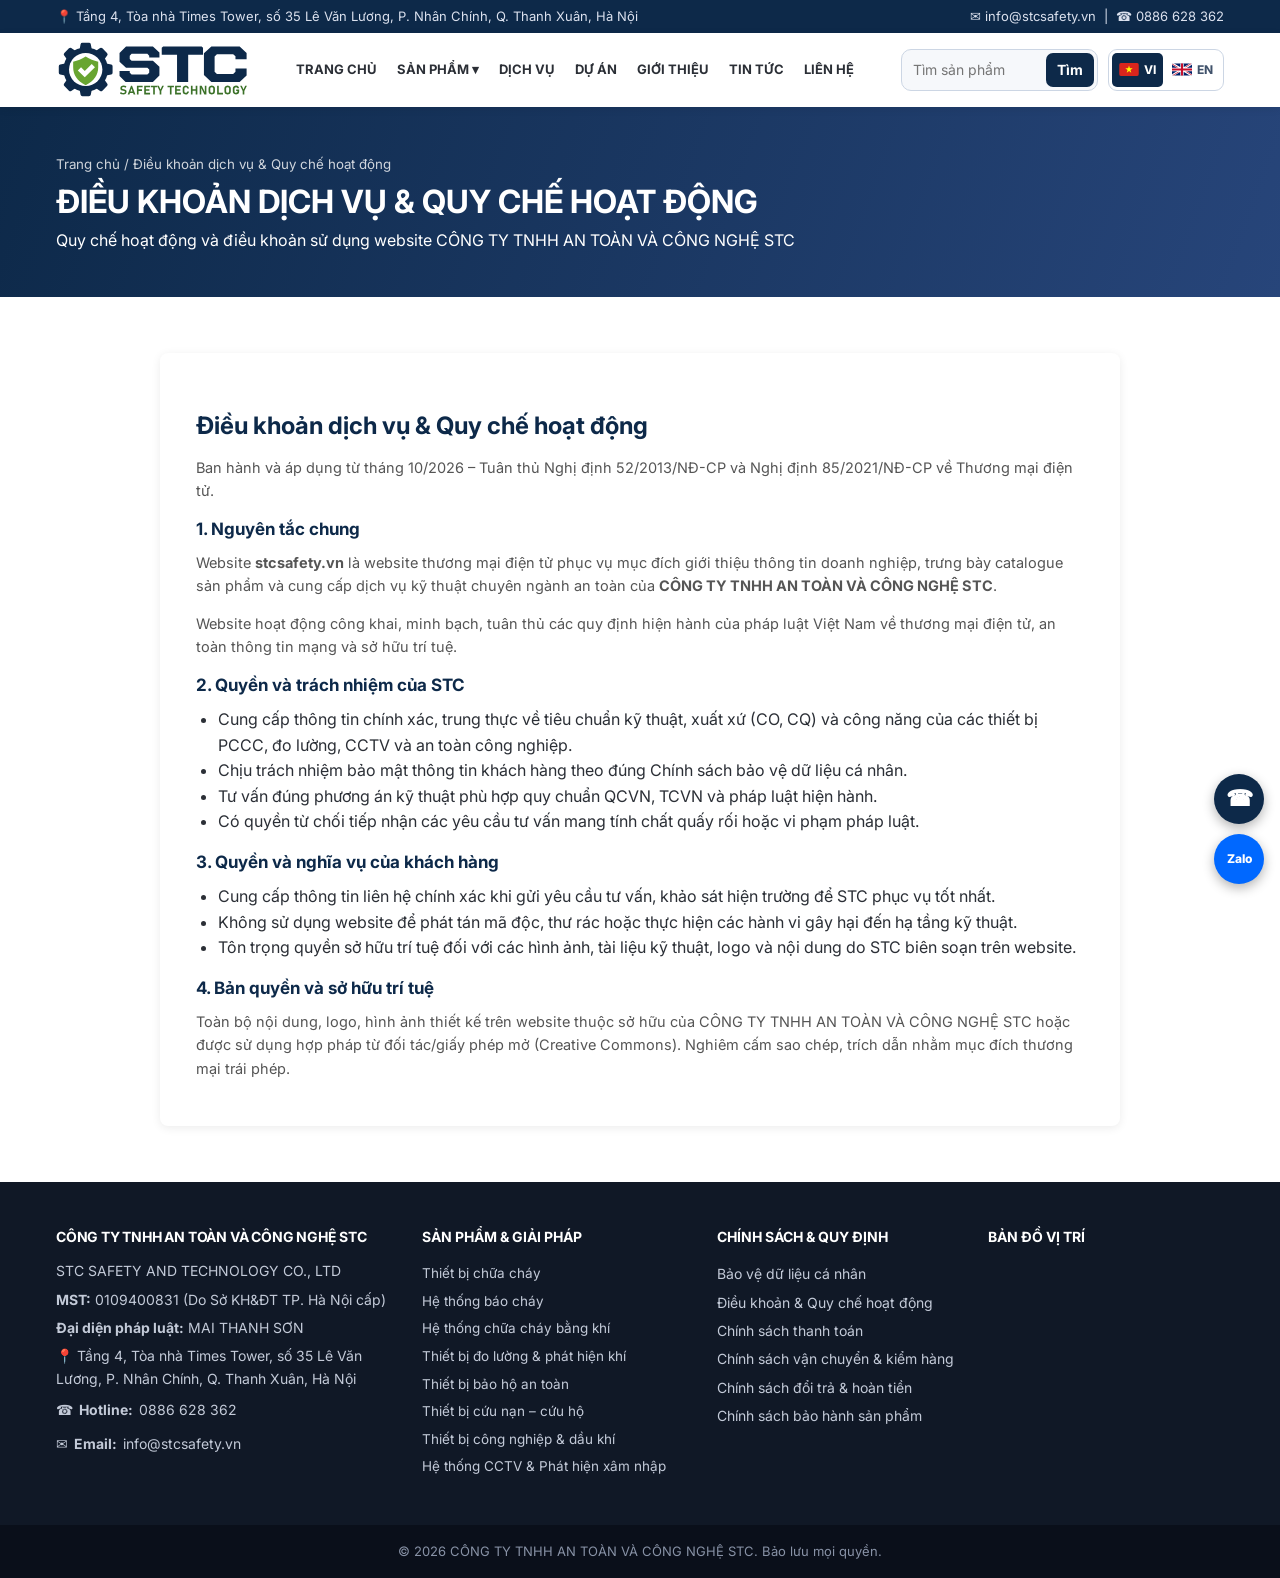
<file: dieu-khoan-dich-vu.html>
<!DOCTYPE html>
<html lang="vi"><head><meta charset="utf-8"><meta name="viewport" content="width=device-width,initial-scale=1,viewport-fit=cover">
<title>Điều khoản dịch vụ & Quy chế hoạt động | STC - An toàn và Công nghệ</title>
<meta name="description" content="Quy chế hoạt động và điều khoản sử dụng website CÔNG TY TNHH AN TOÀN VÀ CÔNG NGHỆ STC">
<link rel="icon" type="image/svg+xml" href="assets/icons/favicon.svg?v=stc-20261124"><link rel="icon" type="image/png" sizes="32x32" href="assets/icons/favicon-32.png?v=stc-20261124"><link rel="icon" type="image/png" sizes="16x16" href="assets/icons/favicon-16.png?v=stc-20261124"><link rel="shortcut icon" href="favicon.ico?v=stc-20261124"><link rel="apple-touch-icon" href="assets/icons/apple-touch-icon.png?v=stc-20261124"><link rel="manifest" href="site.webmanifest?v=navy"><meta name="theme-color" content="#0d2949"><meta name="format-detection" content="telephone=no"><link rel="stylesheet" href="assets/style.css?v=navy"></head>
<body><header id="header"></header>
<div class="page-head"><div class="container"><small>Trang chủ / Điều khoản dịch vụ & Quy chế hoạt động</small><h1>Điều khoản dịch vụ & Quy chế hoạt động</h1><p>Quy chế hoạt động và điều khoản sử dụng website CÔNG TY TNHH AN TOÀN VÀ CÔNG NGHỆ STC</p></div></div>
<section class="sec"><div class="container prose card" style="padding:32px 36px;background:#fff;max-width:960px;margin:0 auto">
<h2>Điều khoản dịch vụ & Quy chế hoạt động</h2>
<p class="muted">Ban hành và áp dụng từ tháng 10/2026 – Tuân thủ Nghị định 52/2013/NĐ-CP và Nghị định 85/2021/NĐ-CP về Thương mại điện tử.</p>

<h3>1. Nguyên tắc chung</h3>
<p>Website <b>stcsafety.vn</b> là website thương mại điện tử phục vụ mục đích giới thiệu thông tin doanh nghiệp, trưng bày catalogue sản phẩm và cung cấp dịch vụ kỹ thuật chuyên ngành an toàn của <b>CÔNG TY TNHH AN TOÀN VÀ CÔNG NGHỆ STC</b>.</p>
<p>Website hoạt động công khai, minh bạch, tuân thủ các quy định hiện hành của pháp luật Việt Nam về thương mại điện tử, an toàn thông tin mạng và sở hữu trí tuệ.</p>

<h3>2. Quyền và trách nhiệm của STC</h3>
<ul>
  <li>Cung cấp thông tin chính xác, trung thực về tiêu chuẩn kỹ thuật, xuất xứ (CO, CQ) và công năng của các thiết bị PCCC, đo lường, CCTV và an toàn công nghiệp.</li>
  <li>Chịu trách nhiệm bảo mật thông tin khách hàng theo đúng Chính sách bảo vệ dữ liệu cá nhân.</li>
  <li>Tư vấn đúng phương án kỹ thuật phù hợp quy chuẩn QCVN, TCVN và pháp luật hiện hành.</li>
  <li>Có quyền từ chối tiếp nhận các yêu cầu tư vấn mang tính chất quấy rối hoặc vi phạm pháp luật.</li>
</ul>

<h3>3. Quyền và nghĩa vụ của khách hàng</h3>
<ul>
  <li>Cung cấp thông tin liên hệ chính xác khi gửi yêu cầu tư vấn, khảo sát hiện trường để STC phục vụ tốt nhất.</li>
  <li>Không sử dụng website để phát tán mã độc, thư rác hoặc thực hiện các hành vi gây hại đến hạ tầng kỹ thuật.</li>
  <li>Tôn trọng quyền sở hữu trí tuệ đối với các hình ảnh, tài liệu kỹ thuật, logo và nội dung do STC biên soạn trên website.</li>
</ul>

<h3>4. Bản quyền và sở hữu trí tuệ</h3>
<p>Toàn bộ nội dung, logo, hình ảnh thiết kế trên website thuộc sở hữu của CÔNG TY TNHH AN TOÀN VÀ CÔNG NGHỆ STC hoặc được sử dụng hợp pháp từ đối tác/giấy phép mở (Creative Commons). Nghiêm cấm sao chép, trích dẫn nhằm mục đích thương mại trái phép.</p>
</div></section>
<footer id="footer"></footer>
<script src="assets/site.js?v=navy"></script><script src="assets/i18n.js?v=navy"></script></body></html>
</file>
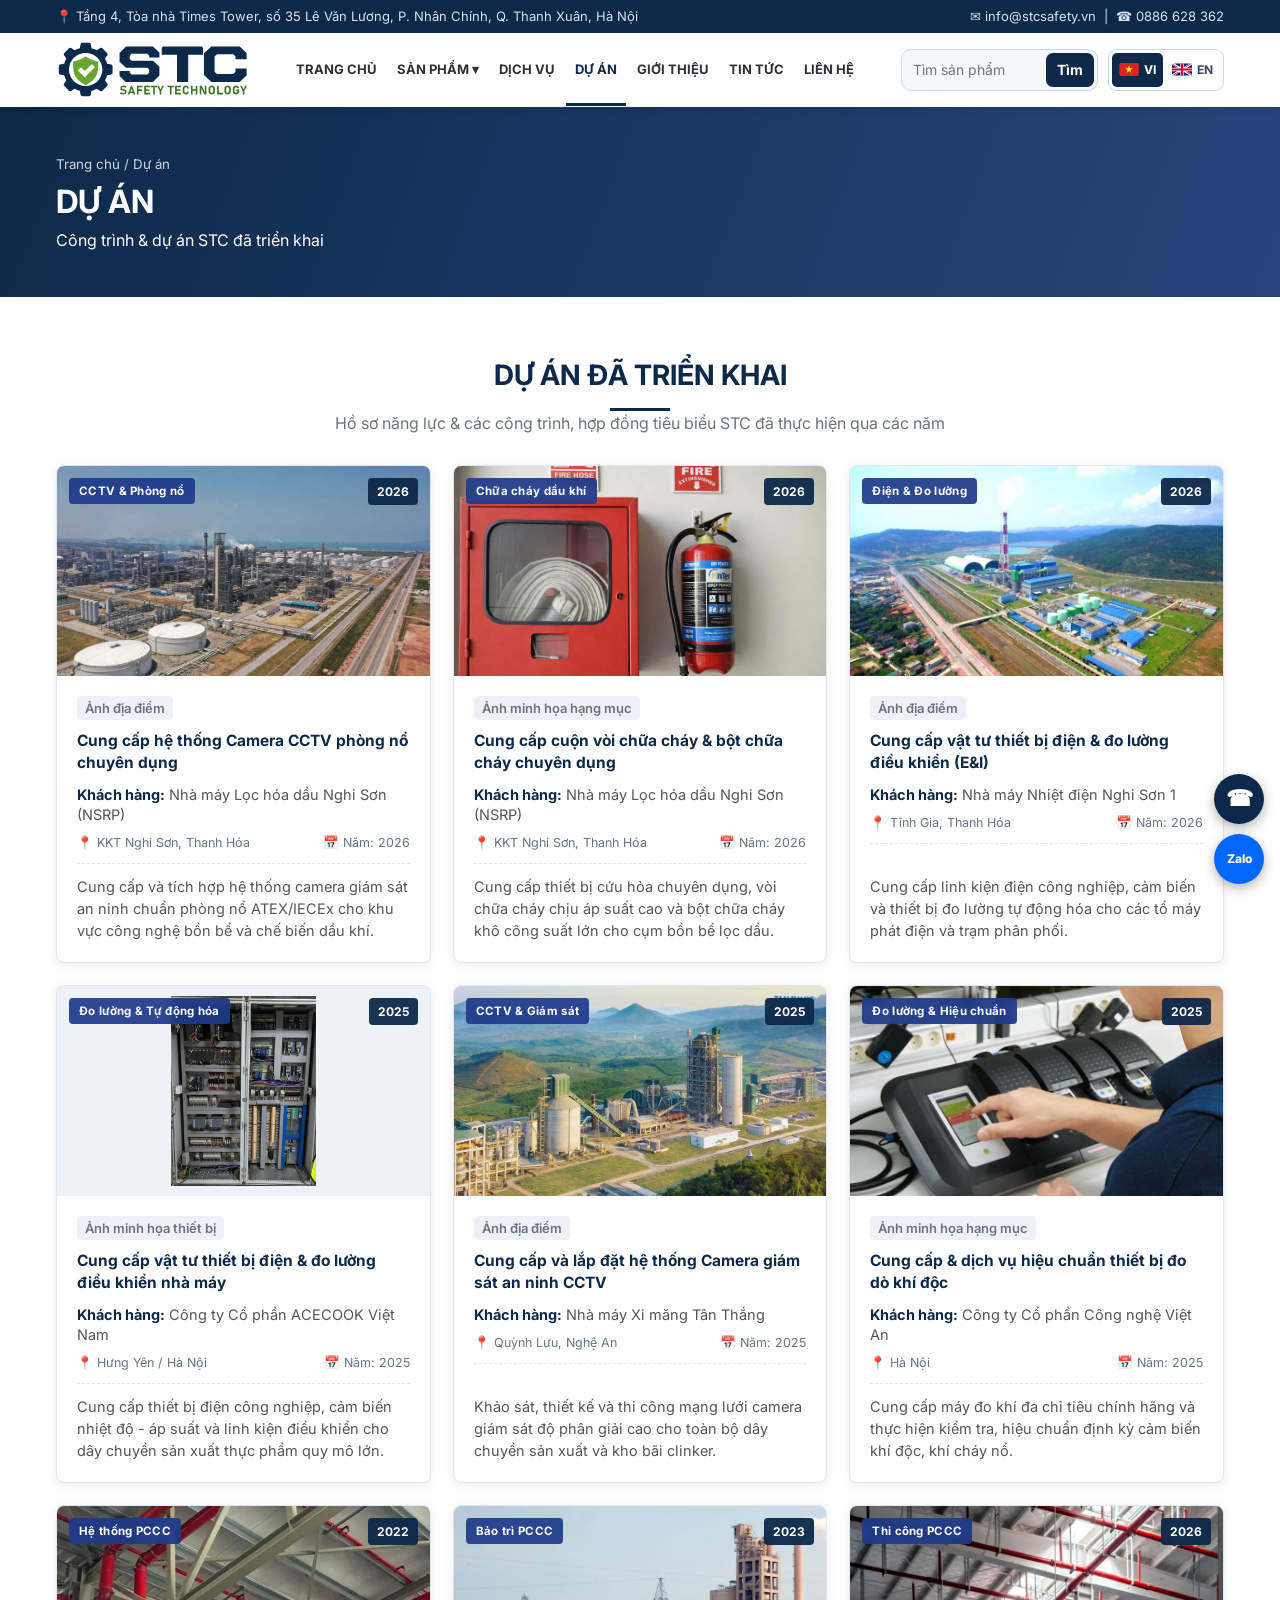
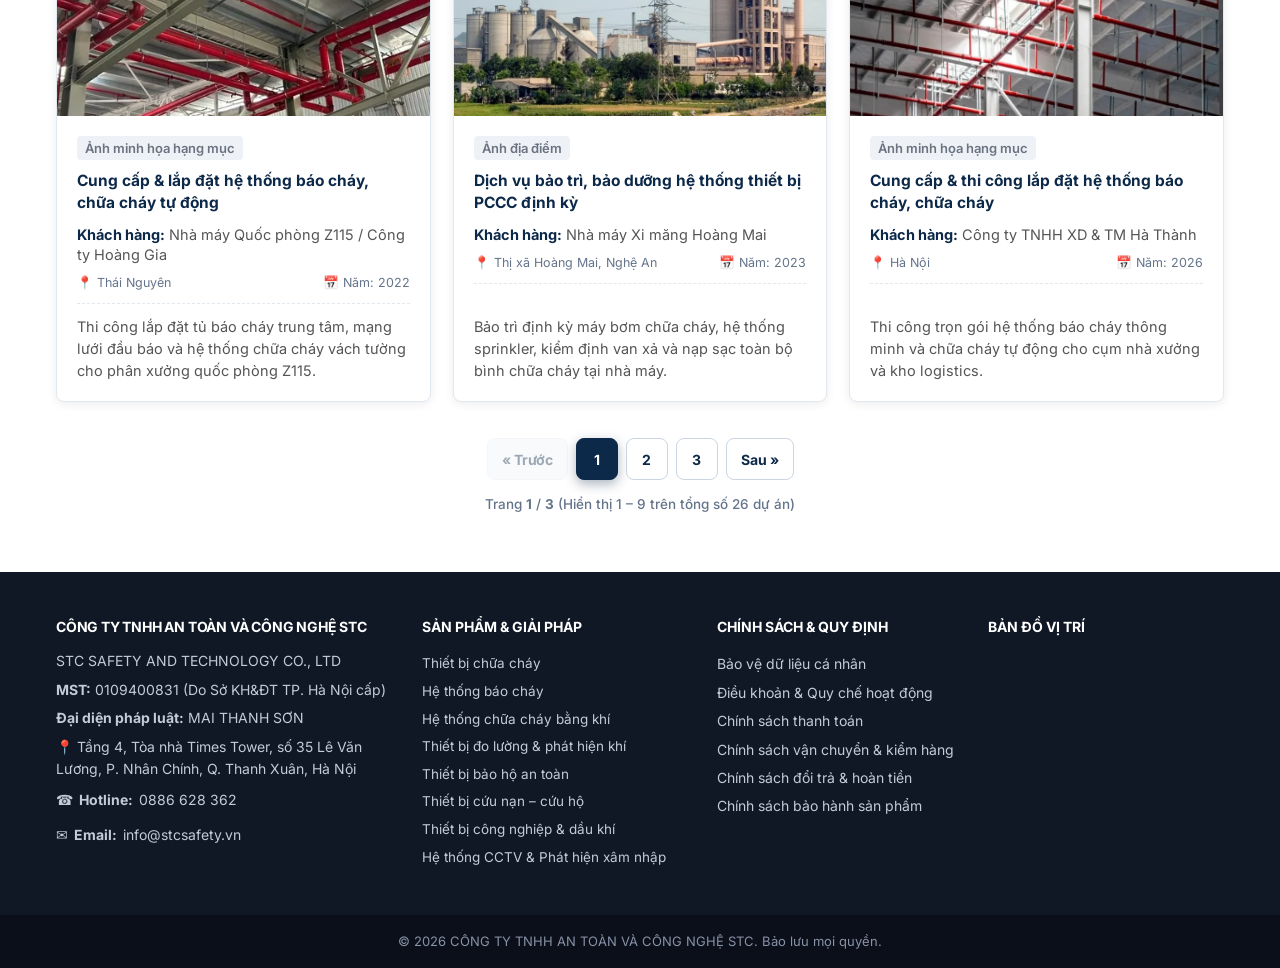
<file: du-an.html>
<!DOCTYPE html>
<html lang="vi"><head><meta charset="utf-8"><meta name="viewport" content="width=device-width,initial-scale=1,viewport-fit=cover">
<title>Dự án | STC - An toàn và Công nghệ</title>
<meta name="description" content="Các dự án tiêu biểu STC đã thực hiện">
<link rel="icon" type="image/svg+xml" href="assets/icons/favicon.svg?v=stc-20261124"><link rel="icon" type="image/png" sizes="32x32" href="assets/icons/favicon-32.png?v=stc-20261124"><link rel="icon" type="image/png" sizes="16x16" href="assets/icons/favicon-16.png?v=stc-20261124"><link rel="shortcut icon" href="favicon.ico?v=stc-20261124"><link rel="apple-touch-icon" href="assets/icons/apple-touch-icon.png?v=stc-20261124"><link rel="manifest" href="site.webmanifest?v=navy"><meta name="theme-color" content="#0d2949"><meta name="format-detection" content="telephone=no"><link rel="stylesheet" href="assets/style.css?v=navy"></head>
<body><header id="header"></header>
<div class="page-head"><div class="container"><small>Trang chủ / Dự án</small><h1>Dự án</h1><p>Công trình &amp; dự án STC đã triển khai</p></div></div>
<section class="sec">
  <div class="container">
    <div class="sec-title" style="margin-bottom:28px">
      <h2>Dự án đã triển khai</h2>
      <p class="muted">Hồ sơ năng lực &amp; các công trình, hợp đồng tiêu biểu STC đã thực hiện qua các năm</p>
    </div>
    <div class="grid g3" id="all-prj"></div>
    <div class="pagination-wrapper" id="prj-pagination"></div>
  </div>
</section>
<footer id="footer"></footer>
<script src="assets/site.js?v=navy"></script><script src="assets/i18n.js?v=navy"></script></body></html>
</file>
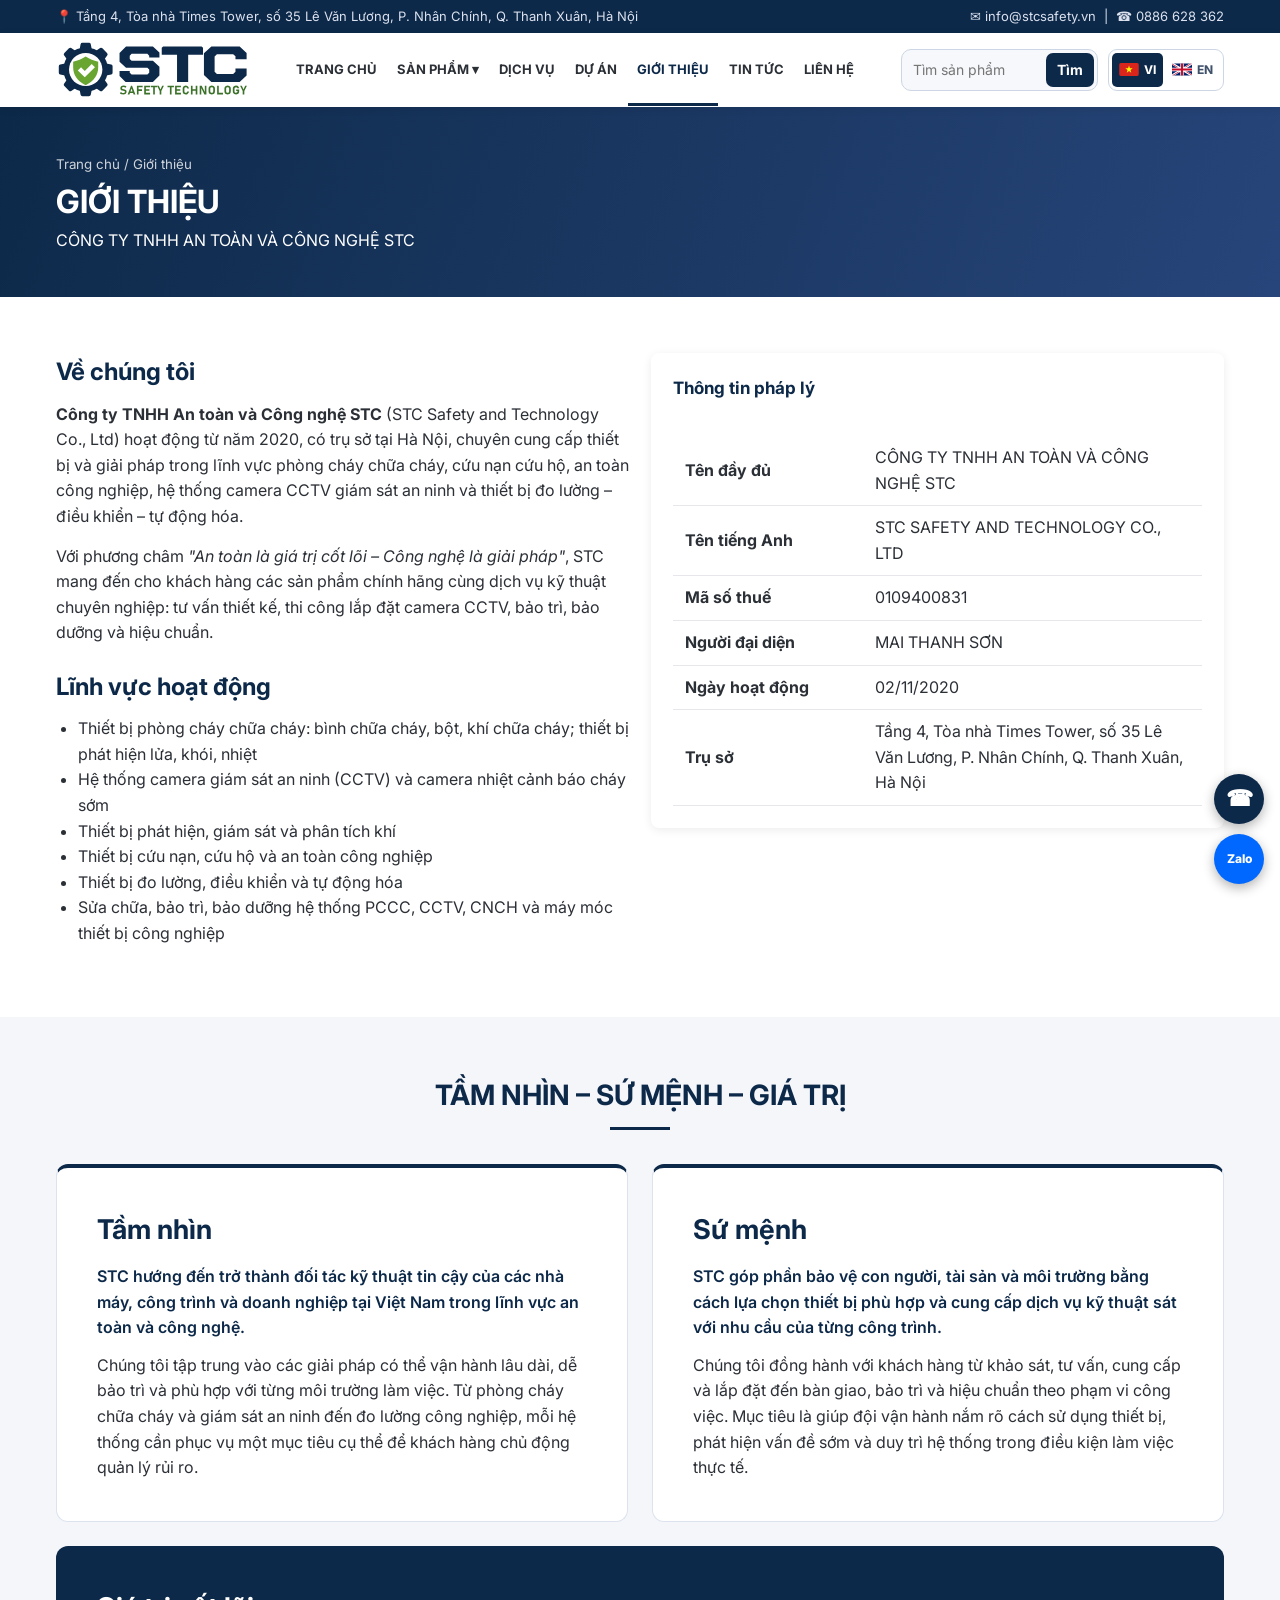
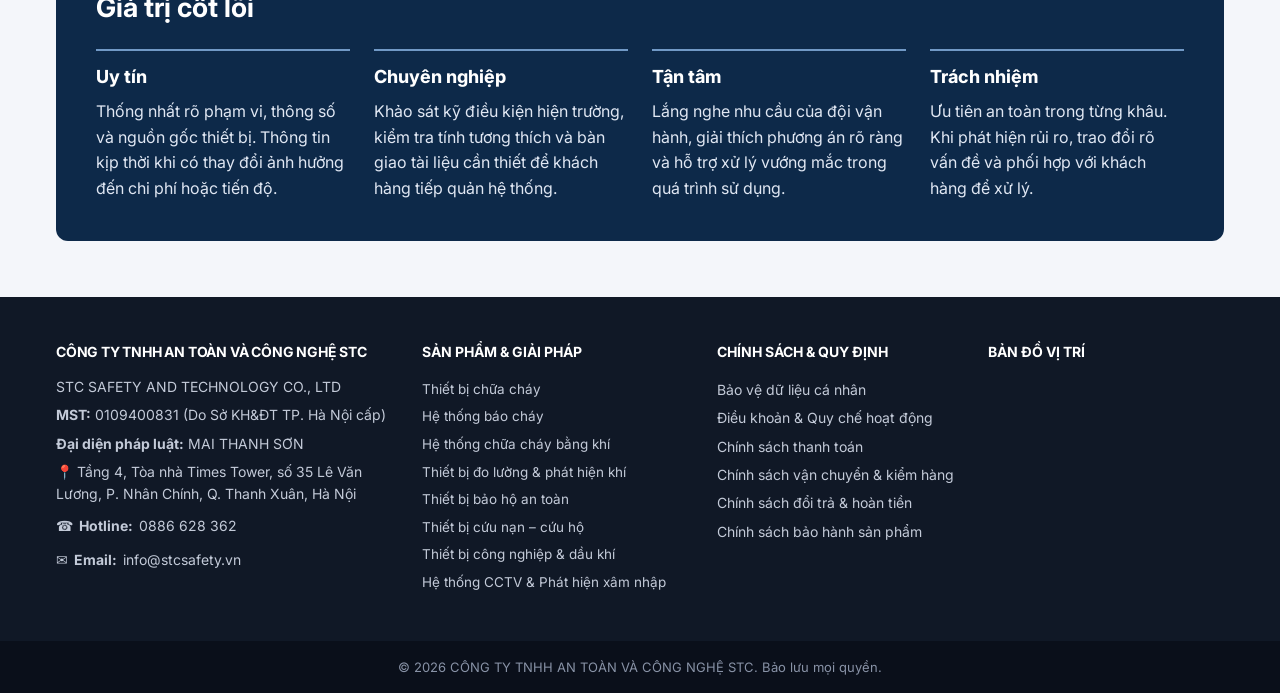
<file: gioi-thieu.html>
<!DOCTYPE html>
<html lang="vi"><head><meta charset="utf-8"><meta name="viewport" content="width=device-width,initial-scale=1,viewport-fit=cover">
<title>Giới thiệu | STC - An toàn và Công nghệ</title>
<meta name="description" content="Giới thiệu Công ty TNHH An toàn và Công nghệ STC">
<link rel="icon" type="image/svg+xml" href="assets/icons/favicon.svg?v=stc-20261124"><link rel="icon" type="image/png" sizes="32x32" href="assets/icons/favicon-32.png?v=stc-20261124"><link rel="icon" type="image/png" sizes="16x16" href="assets/icons/favicon-16.png?v=stc-20261124"><link rel="shortcut icon" href="favicon.ico?v=stc-20261124"><link rel="apple-touch-icon" href="assets/icons/apple-touch-icon.png?v=stc-20261124"><link rel="manifest" href="site.webmanifest?v=navy"><meta name="theme-color" content="#0d2949"><meta name="format-detection" content="telephone=no"><link rel="stylesheet" href="assets/style.css?v=navy"></head>
<body><header id="header"></header>
<div class="page-head"><div class="container"><small>Trang chủ / Giới thiệu</small><h1>Giới thiệu</h1><p>CÔNG TY TNHH AN TOÀN VÀ CÔNG NGHỆ STC</p></div></div>
<section class="sec"><div class="container grid g2"><div class="prose">
<h2 style="margin-top:0">Về chúng tôi</h2>
<p><b>Công ty TNHH An toàn và Công nghệ STC</b> (STC Safety and Technology Co., Ltd) hoạt động từ năm 2020, có trụ sở tại Hà Nội, chuyên cung cấp thiết bị và giải pháp trong lĩnh vực phòng cháy chữa cháy, cứu nạn cứu hộ, an toàn công nghiệp, hệ thống camera CCTV giám sát an ninh và thiết bị đo lường – điều khiển – tự động hóa.</p>
<p>Với phương châm <i>"An toàn là giá trị cốt lõi – Công nghệ là giải pháp"</i>, STC mang đến cho khách hàng các sản phẩm chính hãng cùng dịch vụ kỹ thuật chuyên nghiệp: tư vấn thiết kế, thi công lắp đặt camera CCTV, bảo trì, bảo dưỡng và hiệu chuẩn.</p>
<h2>Lĩnh vực hoạt động</h2><ul><li>Thiết bị phòng cháy chữa cháy: bình chữa cháy, bột, khí chữa cháy; thiết bị phát hiện lửa, khói, nhiệt</li><li>Hệ thống camera giám sát an ninh (CCTV) và camera nhiệt cảnh báo cháy sớm</li><li>Thiết bị phát hiện, giám sát và phân tích khí</li><li>Thiết bị cứu nạn, cứu hộ và an toàn công nghiệp</li><li>Thiết bị đo lường, điều khiển và tự động hóa</li><li>Sửa chữa, bảo trì, bảo dưỡng hệ thống PCCC, CCTV, CNCH và máy móc thiết bị công nghiệp</li></ul>
</div>
<div><div class="card" style="padding:22px"><h3>Thông tin pháp lý</h3><br><table class="info">
<tr><td>Tên đầy đủ</td><td data-site="name"></td></tr><tr><td>Tên tiếng Anh</td><td data-site="english"></td></tr><tr><td>Mã số thuế</td><td data-site="mst"></td></tr><tr><td>Người đại diện</td><td data-site="rep"></td></tr><tr><td>Ngày hoạt động</td><td>02/11/2020</td></tr><tr><td>Trụ sở</td><td data-site="address"></td></tr></table></div></div></div></section>
<section class="sec about-identity" aria-labelledby="about-identity-title">
  <div class="container">
    <div class="sec-title"><h2 id="about-identity-title">Tầm nhìn – Sứ mệnh – Giá trị</h2></div>
    <div class="about-principles">
      <article class="about-principle">
        <h3>Tầm nhìn</h3>
        <p>STC hướng đến trở thành đối tác kỹ thuật tin cậy của các nhà máy, công trình và doanh nghiệp tại Việt Nam trong lĩnh vực an toàn và công nghệ.</p>
        <p>Chúng tôi tập trung vào các giải pháp có thể vận hành lâu dài, dễ bảo trì và phù hợp với từng môi trường làm việc. Từ phòng cháy chữa cháy và giám sát an ninh đến đo lường công nghiệp, mỗi hệ thống cần phục vụ một mục tiêu cụ thể để khách hàng chủ động quản lý rủi ro.</p>
      </article>
      <article class="about-principle">
        <h3>Sứ mệnh</h3>
        <p>STC góp phần bảo vệ con người, tài sản và môi trường bằng cách lựa chọn thiết bị phù hợp và cung cấp dịch vụ kỹ thuật sát với nhu cầu của từng công trình.</p>
        <p>Chúng tôi đồng hành với khách hàng từ khảo sát, tư vấn, cung cấp và lắp đặt đến bàn giao, bảo trì và hiệu chuẩn theo phạm vi công việc. Mục tiêu là giúp đội vận hành nắm rõ cách sử dụng thiết bị, phát hiện vấn đề sớm và duy trì hệ thống trong điều kiện làm việc thực tế.</p>
      </article>
    </div>
    <div class="about-values">
      <h3>Giá trị cốt lõi</h3>
      <dl>
        <div><dt>Uy tín</dt><dd>Thống nhất rõ phạm vi, thông số và nguồn gốc thiết bị. Thông tin kịp thời khi có thay đổi ảnh hưởng đến chi phí hoặc tiến độ.</dd></div>
        <div><dt>Chuyên nghiệp</dt><dd>Khảo sát kỹ điều kiện hiện trường, kiểm tra tính tương thích và bàn giao tài liệu cần thiết để khách hàng tiếp quản hệ thống.</dd></div>
        <div><dt>Tận tâm</dt><dd>Lắng nghe nhu cầu của đội vận hành, giải thích phương án rõ ràng và hỗ trợ xử lý vướng mắc trong quá trình sử dụng.</dd></div>
        <div><dt>Trách nhiệm</dt><dd>Ưu tiên an toàn trong từng khâu. Khi phát hiện rủi ro, trao đổi rõ vấn đề và phối hợp với khách hàng để xử lý.</dd></div>
      </dl>
    </div>
  </div>
</section>
<footer id="footer"></footer>
<script src="assets/site.js?v=navy"></script><script src="assets/i18n.js?v=navy"></script></body></html>
</file>
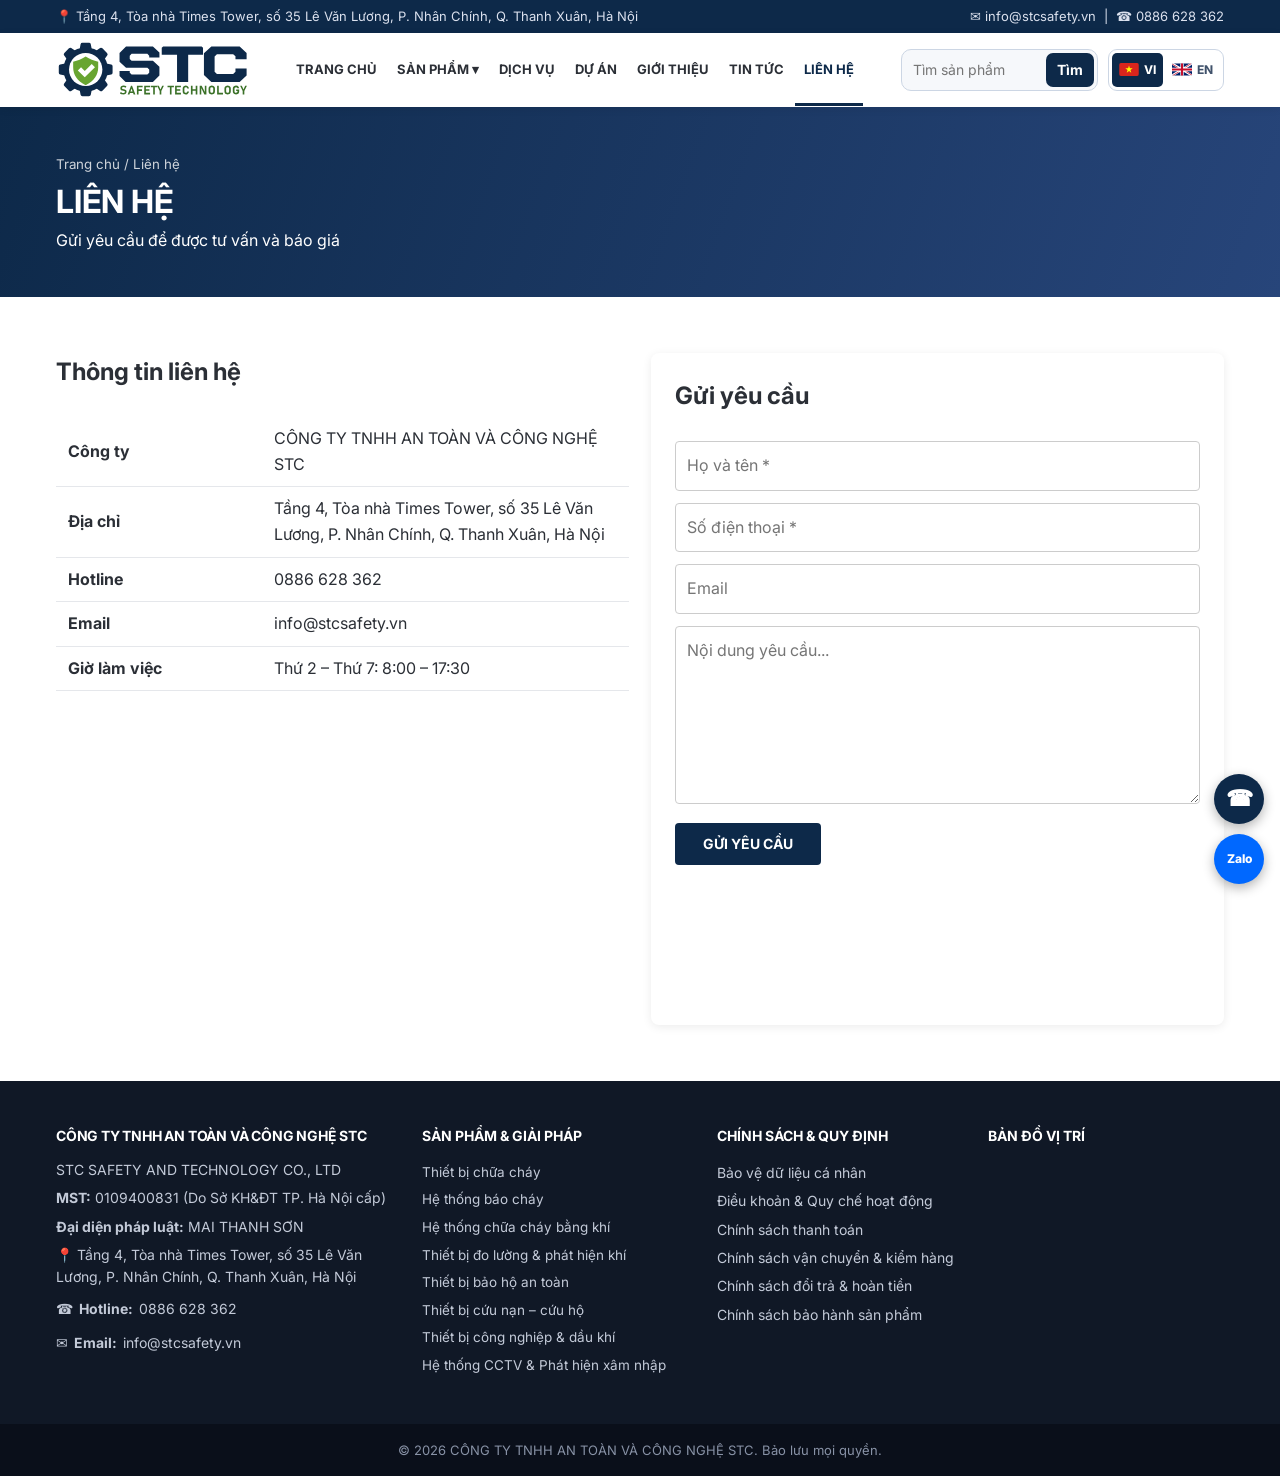
<file: lien-he.html>
<!DOCTYPE html>
<html lang="vi"><head><meta charset="utf-8"><meta name="viewport" content="width=device-width,initial-scale=1,viewport-fit=cover">
<title>Liên hệ | STC - An toàn và Công nghệ</title>
<meta name="description" content="Liên hệ STC để được tư vấn và báo giá thiết bị PCCC, đo lường">
<link rel="icon" type="image/svg+xml" href="assets/icons/favicon.svg?v=stc-20261124"><link rel="icon" type="image/png" sizes="32x32" href="assets/icons/favicon-32.png?v=stc-20261124"><link rel="icon" type="image/png" sizes="16x16" href="assets/icons/favicon-16.png?v=stc-20261124"><link rel="shortcut icon" href="favicon.ico?v=stc-20261124"><link rel="apple-touch-icon" href="assets/icons/apple-touch-icon.png?v=stc-20261124"><link rel="manifest" href="site.webmanifest?v=navy"><meta name="theme-color" content="#0d2949"><meta name="format-detection" content="telephone=no"><link rel="stylesheet" href="assets/style.css?v=navy"></head>
<body><header id="header"></header>
<div class="page-head"><div class="container"><small>Trang chủ / Liên hệ</small><h1>Liên hệ</h1><p>Gửi yêu cầu để được tư vấn và báo giá</p></div></div>
<section class="sec"><div class="container grid g2"><div>
<h2>Thông tin liên hệ</h2><br><table class="info"><tr><td>Công ty</td><td data-site="name"></td></tr><tr><td>Địa chỉ</td><td data-site="address"></td></tr><tr><td>Hotline</td><td data-site="hotline"></td></tr><tr><td>Email</td><td data-site="email"></td></tr><tr><td>Giờ làm việc</td><td data-site="hours"></td></tr></table><br>
<div class="map"><iframe loading="lazy" title="Bản đồ" src="https://maps.google.com/maps?q=Times%20Tower%2035%20L%C3%AA%20V%C4%83n%20L%C6%B0%C6%A1ng%20H%C3%A0%20N%E1%BB%99i&output=embed"></iframe></div></div>
<form class="contact card" id="contact-form" style="padding:24px"><h2>Gửi yêu cầu</h2><br><input name="name" autocomplete="name" placeholder="Họ và tên *" required><input name="phone" type="tel" inputmode="tel" autocomplete="tel" placeholder="Số điện thoại *" required><input name="email" type="email" inputmode="email" autocomplete="email" placeholder="Email"><textarea name="msg" rows="6" placeholder="Nội dung yêu cầu..."></textarea><input type="text" name="_honey" style="display:none" tabindex="-1" autocomplete="off"><button class="btn">Gửi yêu cầu</button><p id="form-status" class="form-status" role="status"></p></form></div></section>
<footer id="footer"></footer>
<script src="assets/site.js?v=navy"></script><script src="assets/i18n.js?v=navy"></script></body></html>
</file>
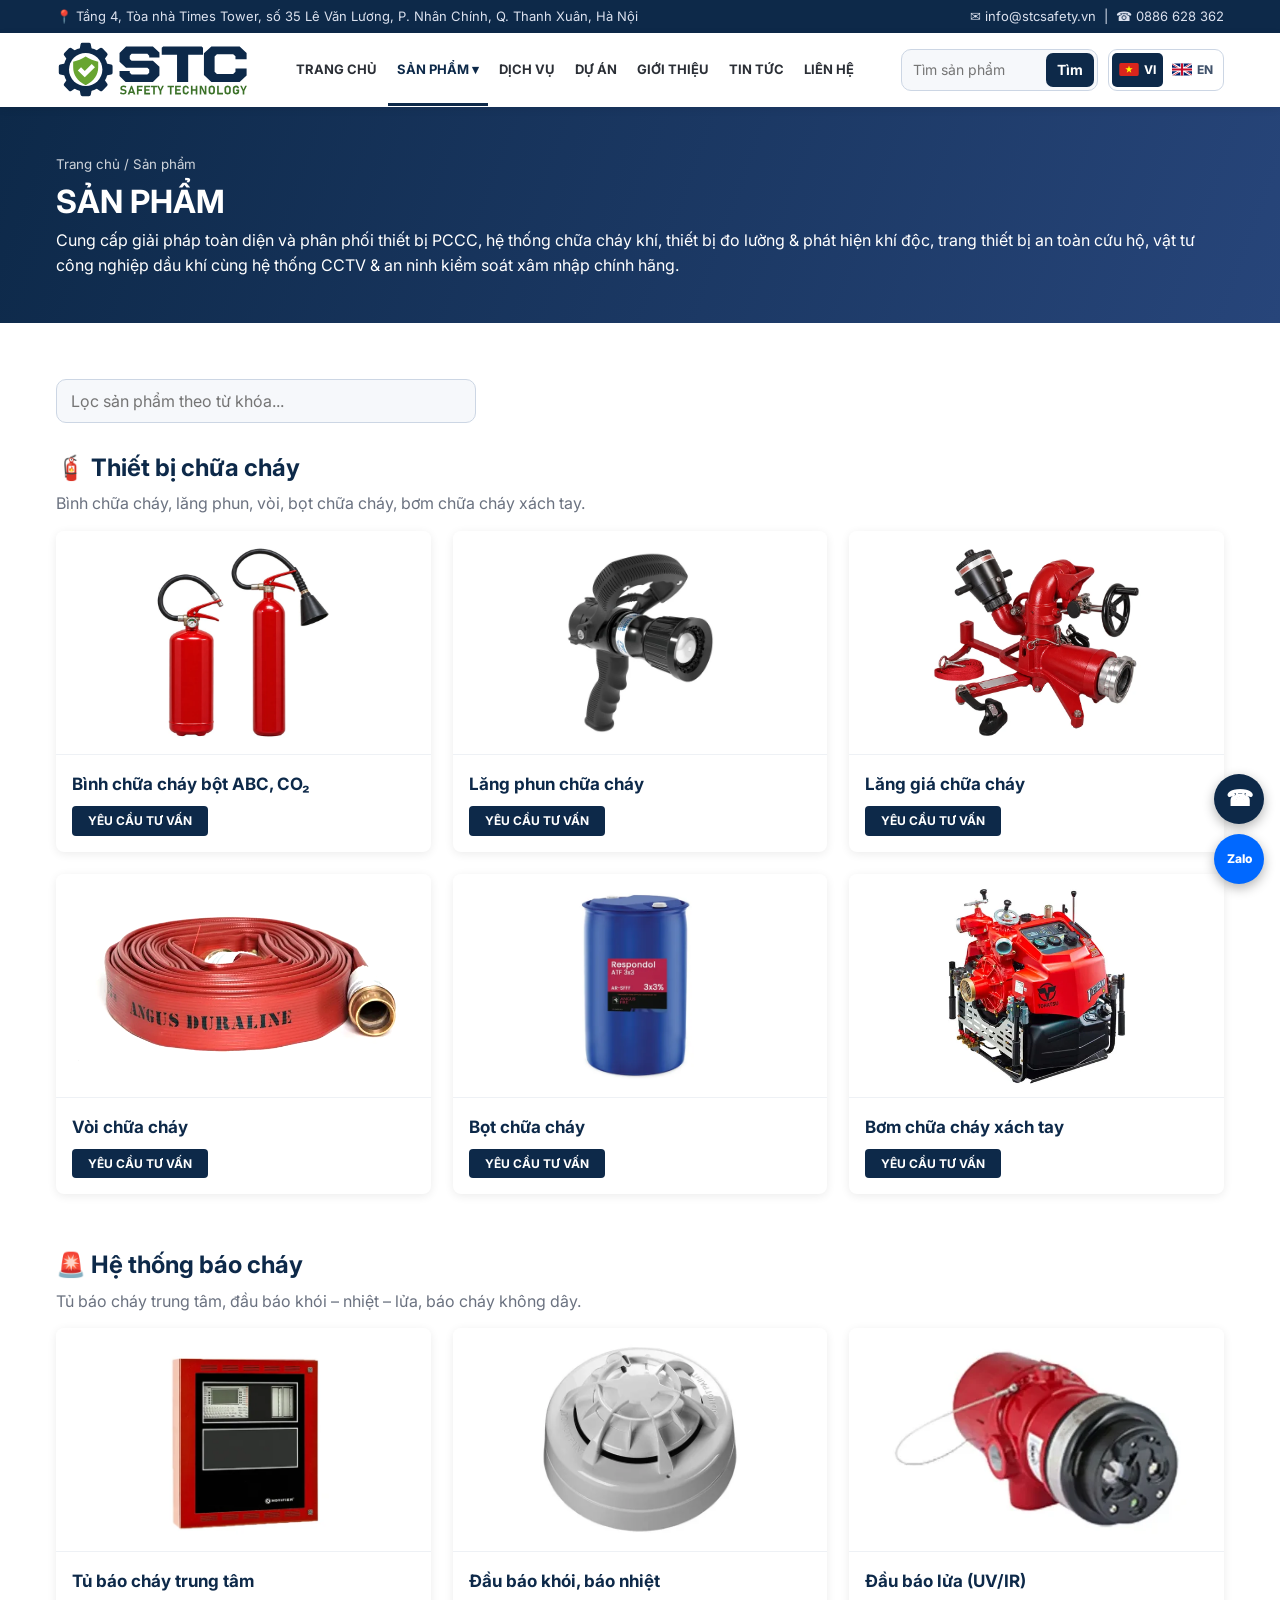
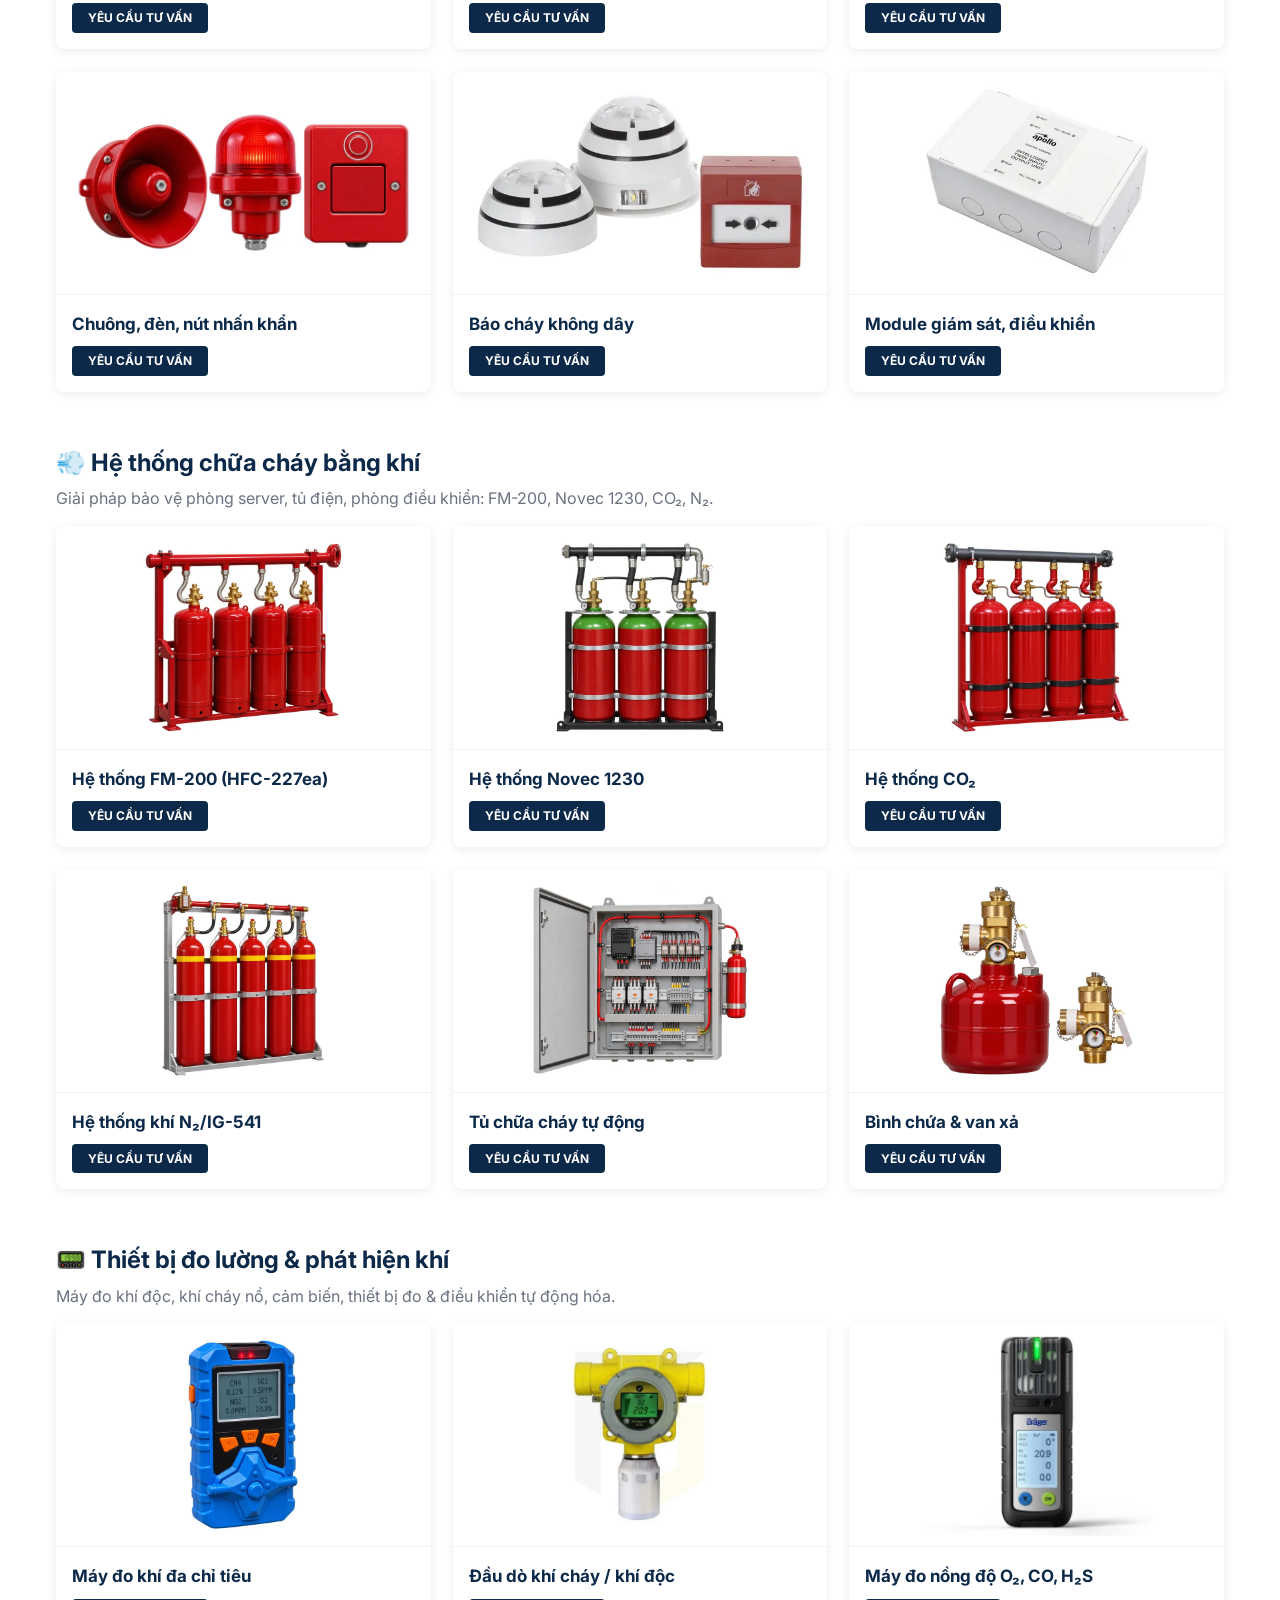
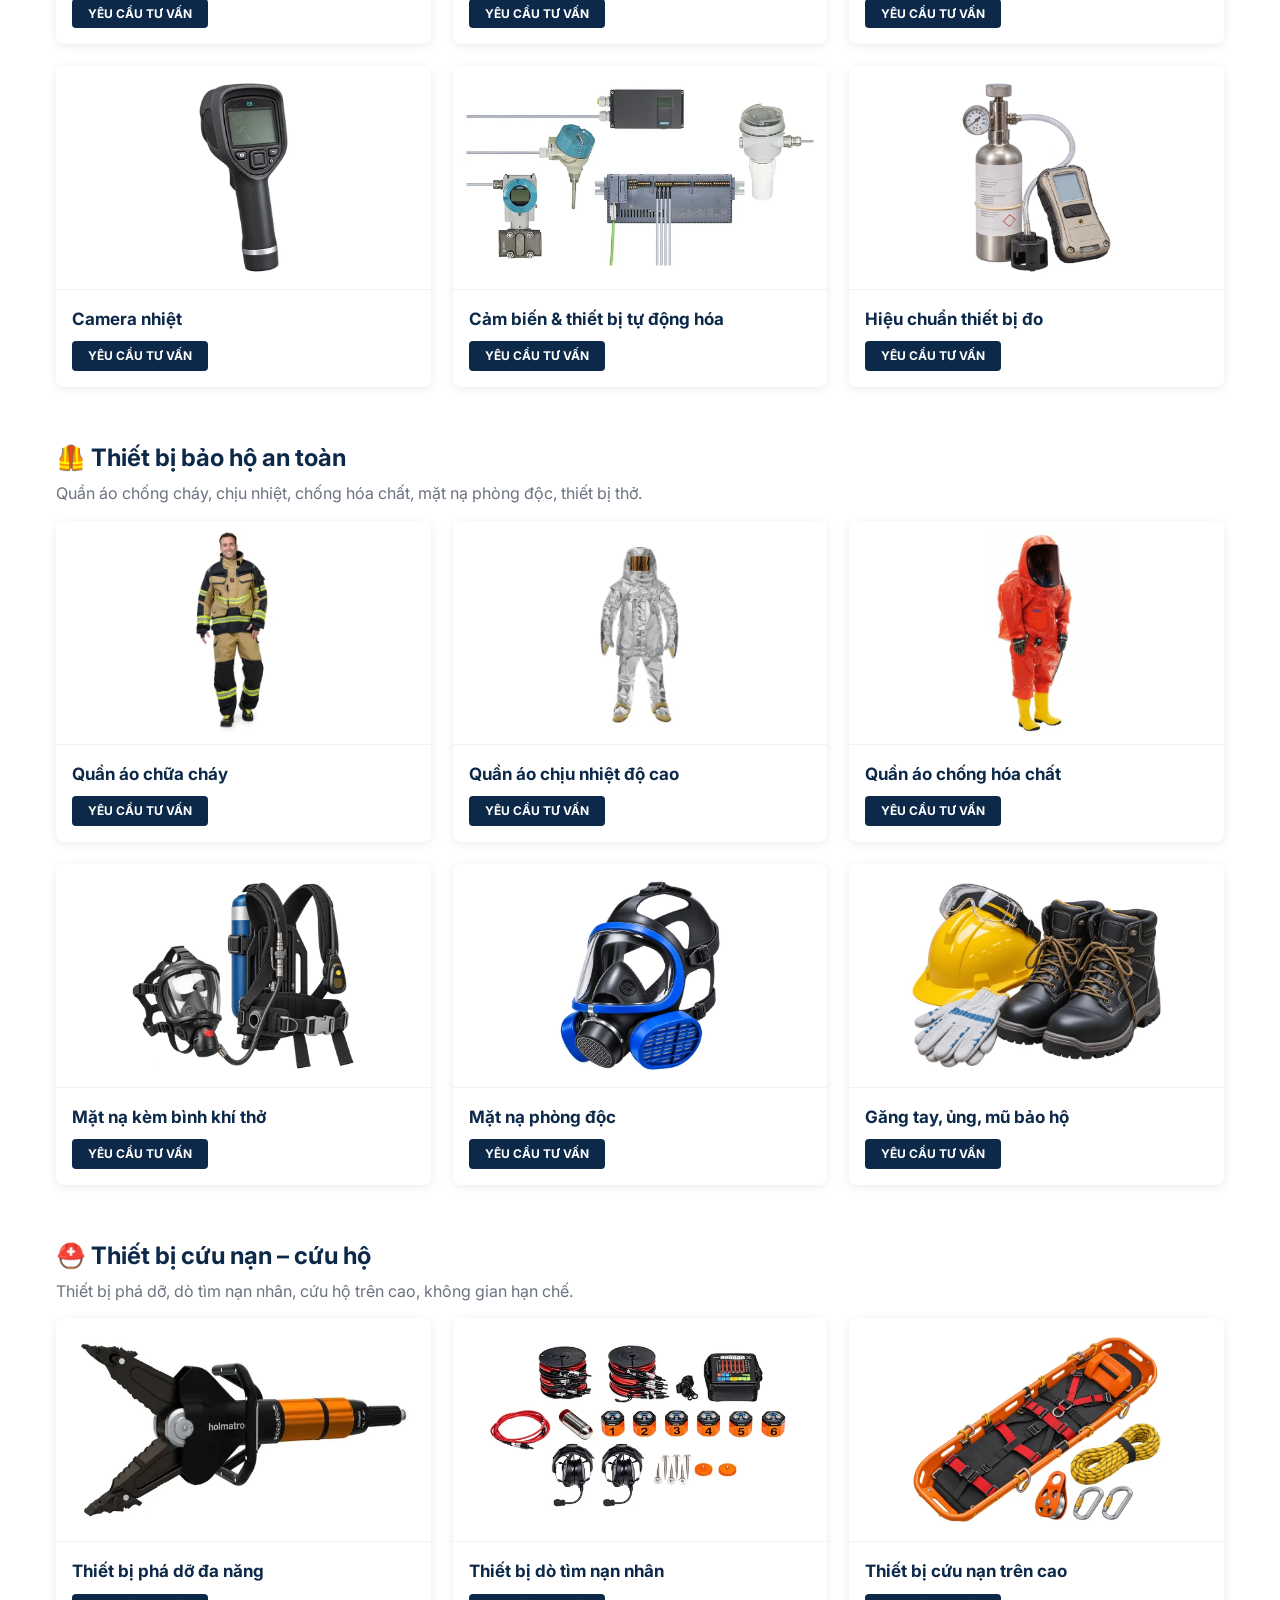
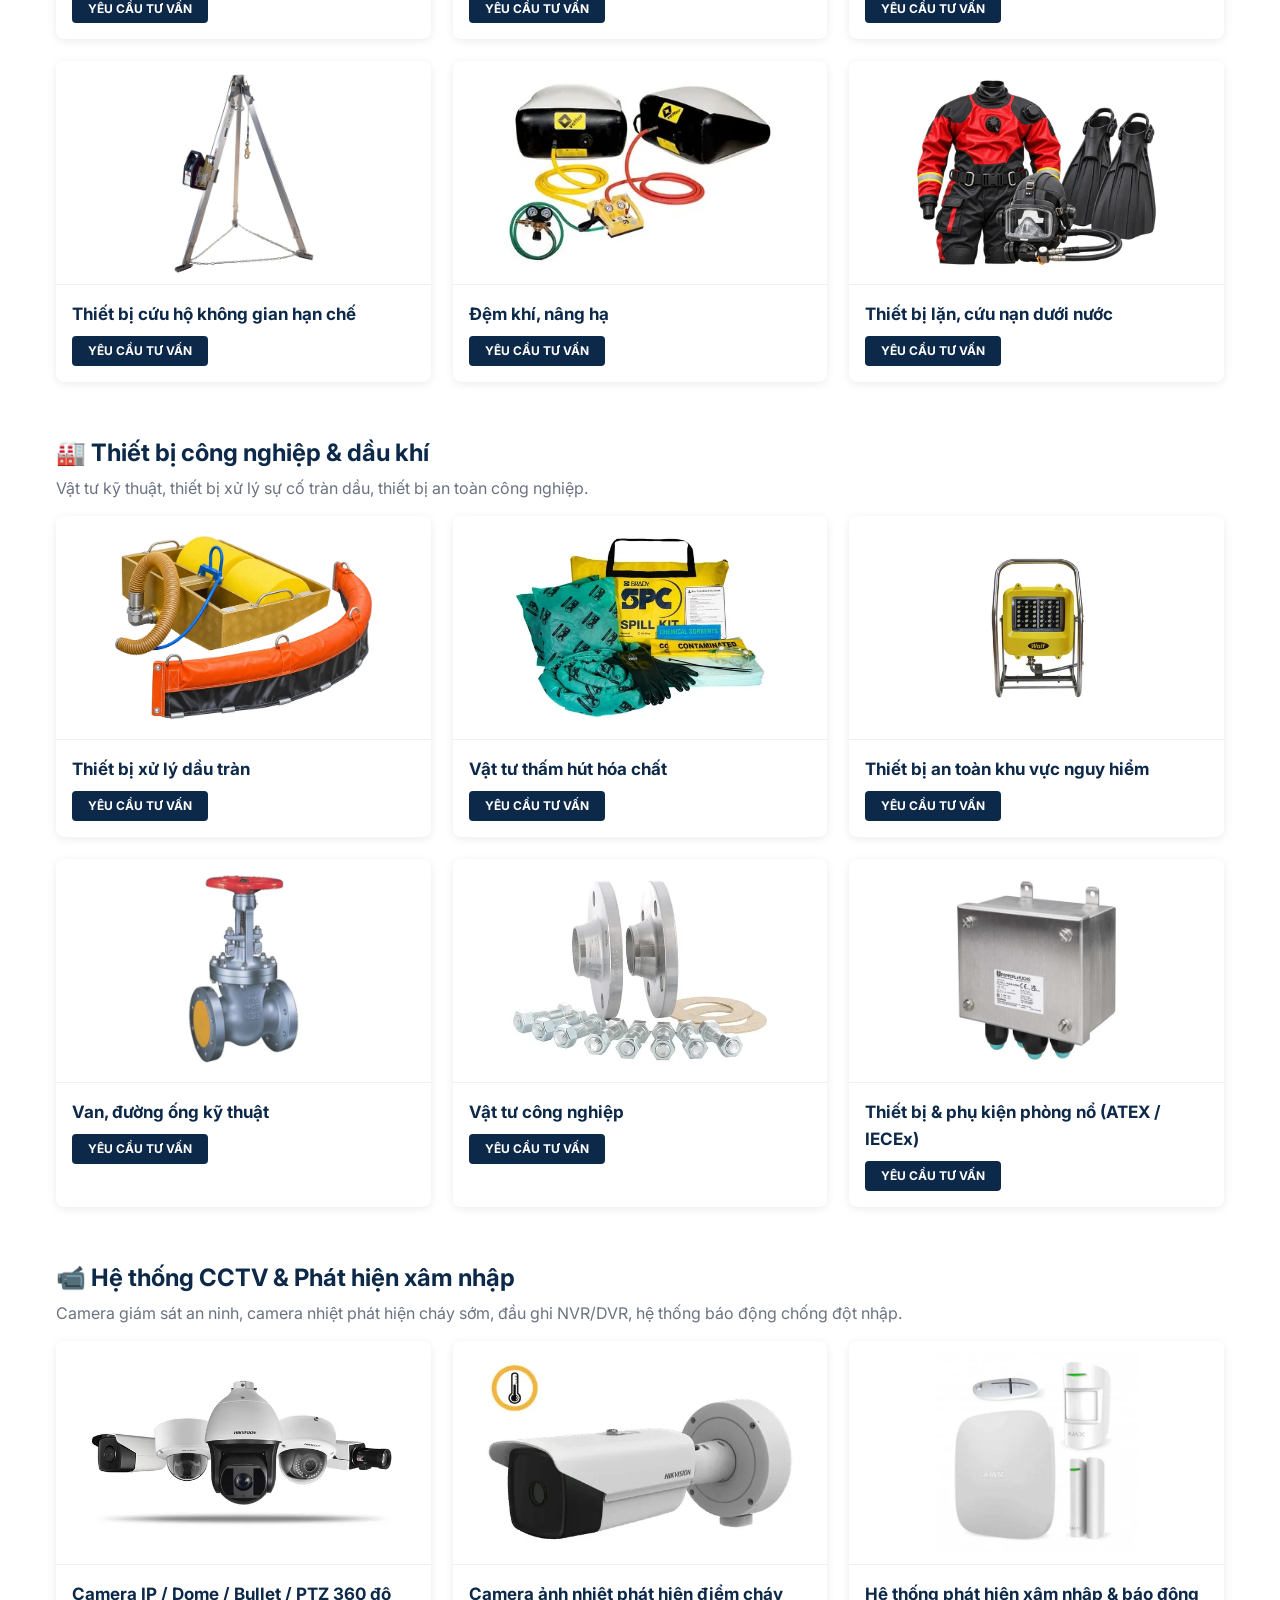
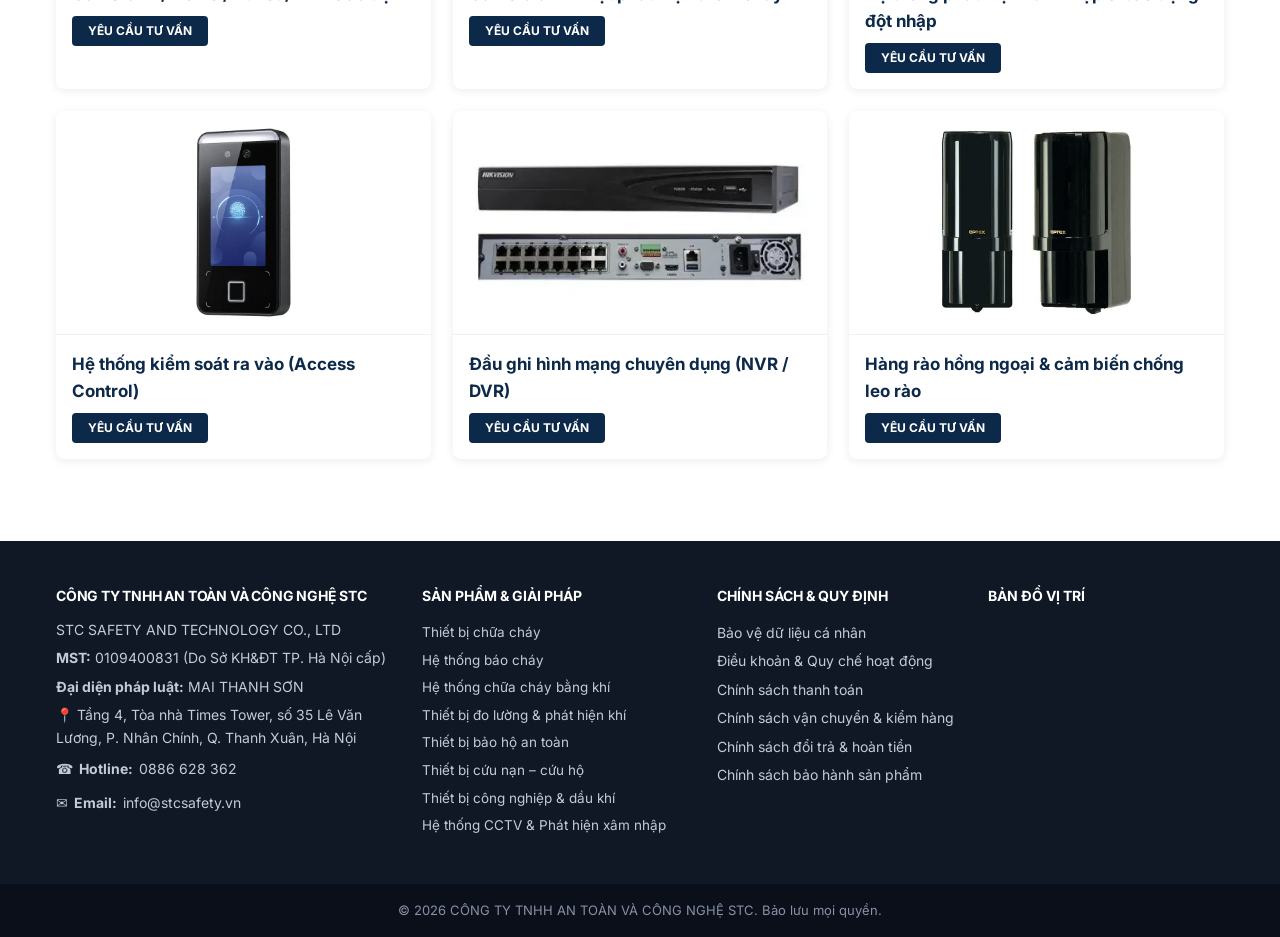
<file: san-pham.html>
<!DOCTYPE html>
<html lang="vi"><head><meta charset="utf-8"><meta name="viewport" content="width=device-width,initial-scale=1,viewport-fit=cover">
<title>Sản phẩm | STC - An toàn và Công nghệ</title>
<meta name="description" content="Danh mục thiết bị PCCC, báo cháy, chữa cháy khí, đo lường, bảo hộ và cứu nạn cứu hộ của STC">
<link rel="icon" type="image/svg+xml" href="assets/icons/favicon.svg?v=stc-20261124"><link rel="icon" type="image/png" sizes="32x32" href="assets/icons/favicon-32.png?v=stc-20261124"><link rel="icon" type="image/png" sizes="16x16" href="assets/icons/favicon-16.png?v=stc-20261124"><link rel="shortcut icon" href="favicon.ico?v=stc-20261124"><link rel="apple-touch-icon" href="assets/icons/apple-touch-icon.png?v=stc-20261124"><link rel="manifest" href="site.webmanifest?v=navy"><meta name="theme-color" content="#0d2949"><meta name="format-detection" content="telephone=no"><link rel="stylesheet" href="assets/style.css?v=navy"></head>
<body><header id="header"></header>
<div class="page-head"><div class="container"><small>Trang chủ / Sản phẩm</small><h1>Sản phẩm</h1><p>Cung cấp giải pháp toàn diện và phân phối thiết bị PCCC, hệ thống chữa cháy khí, thiết bị đo lường & phát hiện khí độc, trang thiết bị an toàn cứu hộ, vật tư công nghiệp dầu khí cùng hệ thống CCTV & an ninh kiểm soát xâm nhập chính hãng.</p></div></div>
<section class="sec"><div class="container"><input id="pq" class="product-filter" type="search" aria-label="Lọc sản phẩm" placeholder="Lọc sản phẩm theo từ khóa..."><div id="product-list"></div></div></section>
<footer id="footer"></footer>
<script src="assets/site.js?v=navy"></script><script src="assets/i18n.js?v=navy"></script></body></html>
</file>
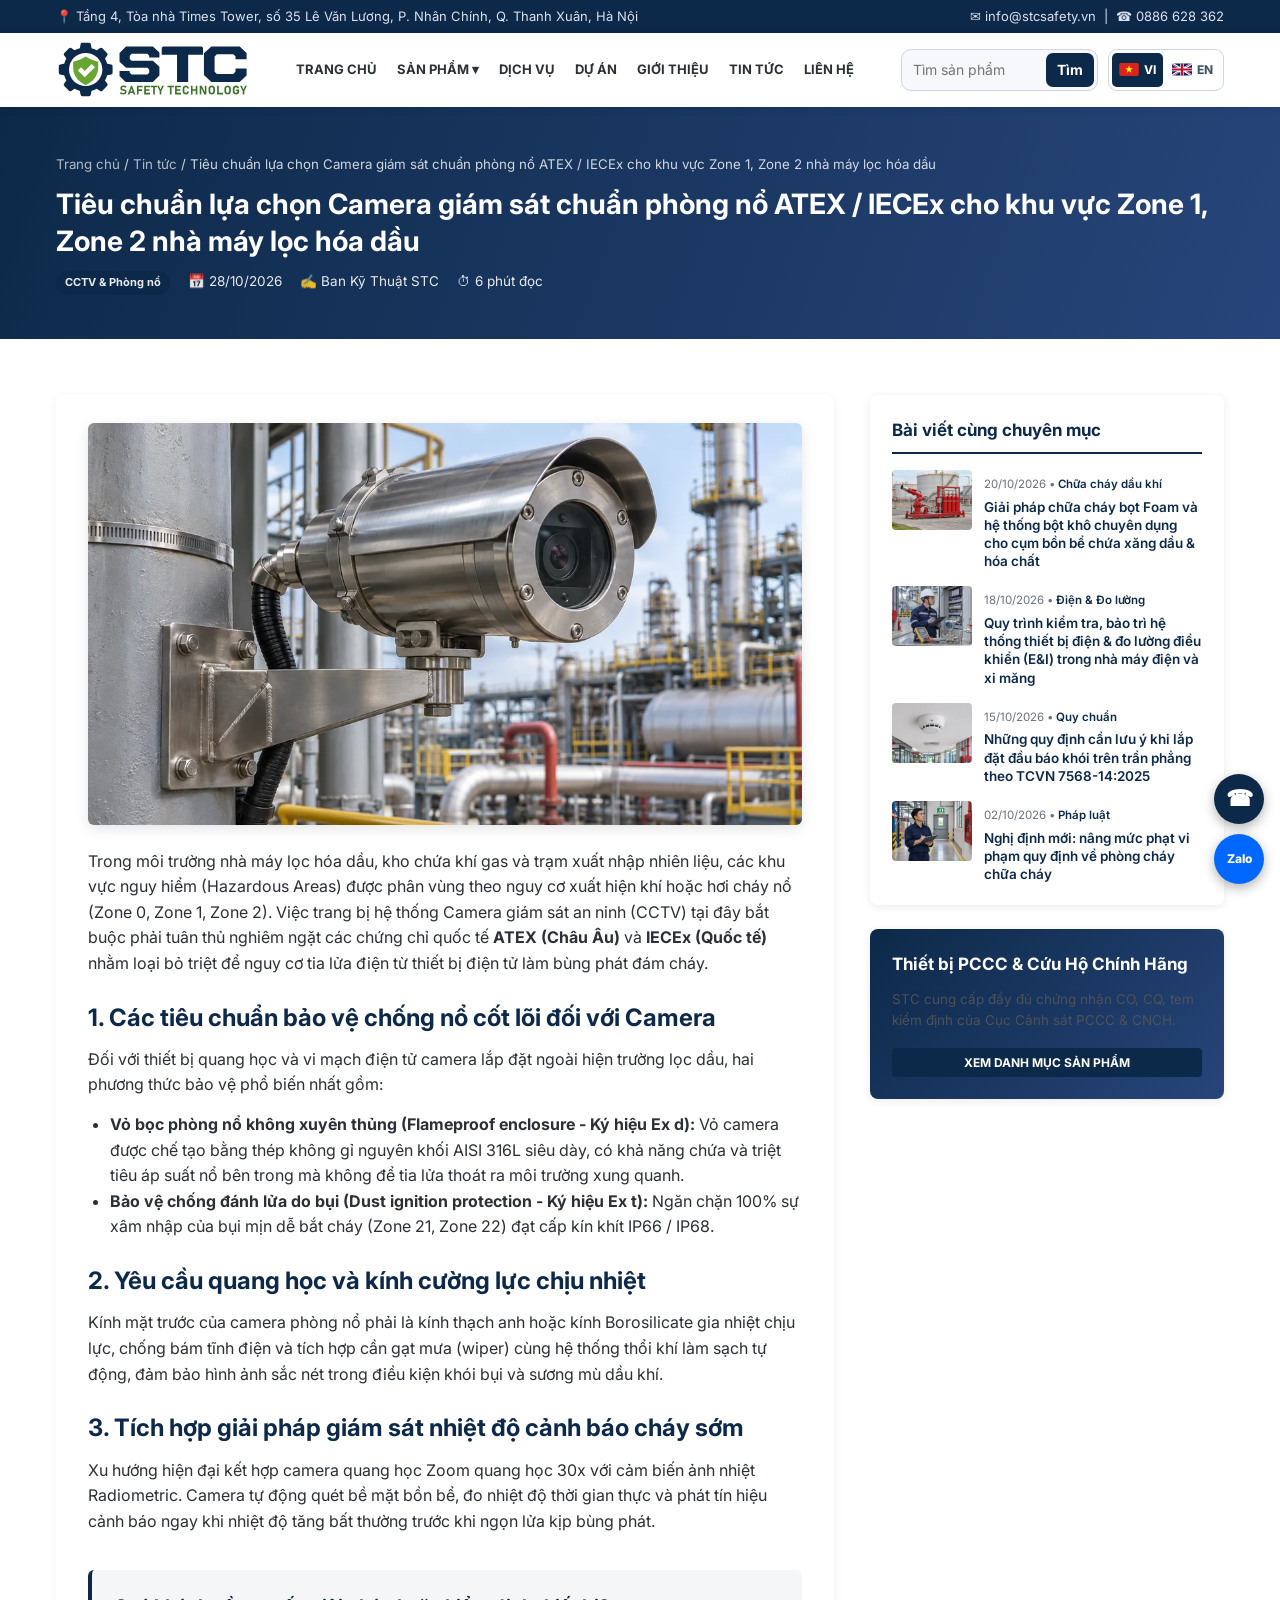
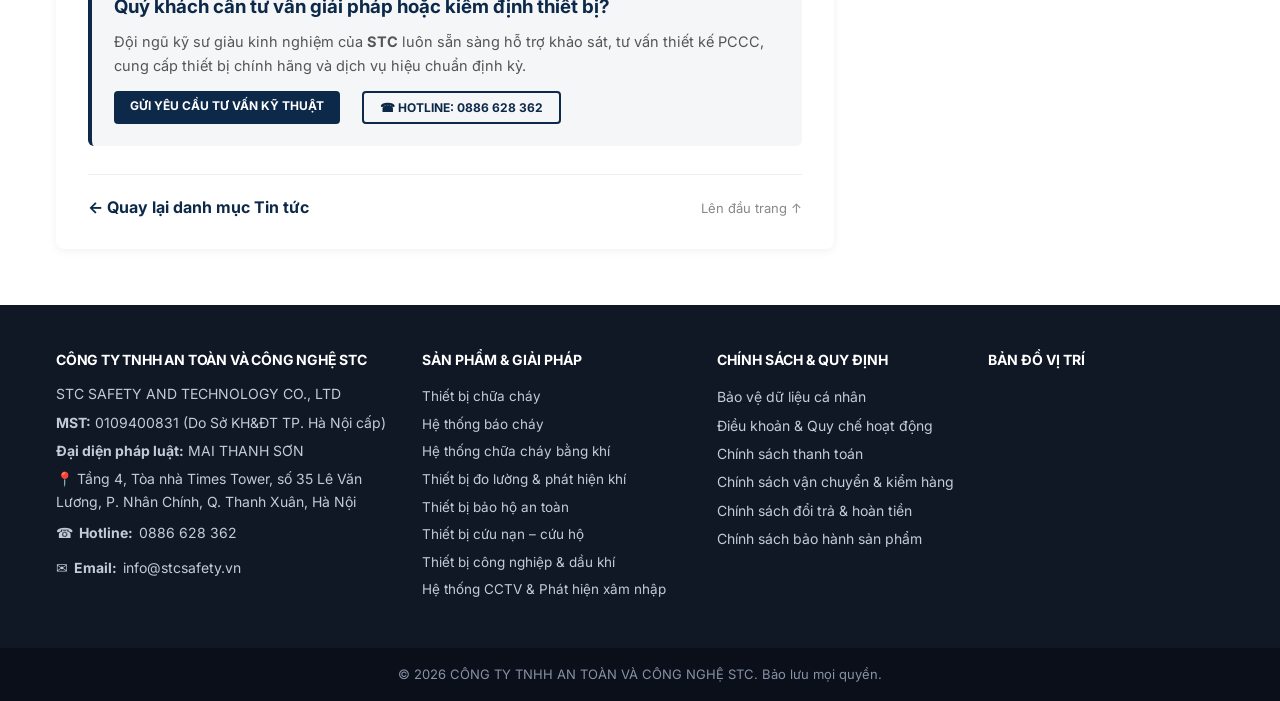
<file: tin-tuc-chi-tiet.html>
<!DOCTYPE html>
<html lang="vi"><head><meta charset="utf-8"><meta name="viewport" content="width=device-width,initial-scale=1,viewport-fit=cover">
<title>Chi tiết bài viết | STC - An toàn và Công nghệ</title>
<meta name="description" content="Chi tiết bài viết tin tức, quy chuẩn và kiến thức kỹ thuật an toàn PCCC STC">
<link rel="icon" type="image/svg+xml" href="assets/icons/favicon.svg?v=stc-20261124"><link rel="icon" type="image/png" sizes="32x32" href="assets/icons/favicon-32.png?v=stc-20261124"><link rel="icon" type="image/png" sizes="16x16" href="assets/icons/favicon-16.png?v=stc-20261124"><link rel="shortcut icon" href="favicon.ico?v=stc-20261124"><link rel="apple-touch-icon" href="assets/icons/apple-touch-icon.png?v=stc-20261124"><link rel="manifest" href="site.webmanifest?v=navy"><meta name="theme-color" content="#0d2949"><meta name="format-detection" content="telephone=no"><link rel="stylesheet" href="assets/style.css?v=navy"></head>
<body><header id="header"></header>

<div class="page-head"><div class="container">
  <small><a href="index.html" style="color:rgba(255,255,255,0.85)">Trang chủ</a> / <a href="tin-tuc.html" style="color:rgba(255,255,255,0.85)">Tin tức</a> / <span id="article-crumb">Chi tiết bài viết</span></small>
  <h1 id="article-header-title" style="font-size:28px;margin-top:10px;text-transform:none;line-height:1.3">Chi tiết bài viết</h1>
  <div style="margin-top:12px;display:flex;gap:18px;flex-wrap:wrap;font-size:13.5px;opacity:0.9">
    <span id="article-tag" class="badge" style="position:static;display:inline-block">Quy chuẩn</span>
    <span id="article-date">📅 15/10/2026</span>
    <span id="article-author">✍ Ban Kỹ Thuật STC</span>
    <span id="article-time">⏱ 5 phút đọc</span>
  </div>
</div></div>

<section class="sec"><div class="container grid article-layout">
  <!-- Cột nội dung bài viết chính -->
  <article class="prose article-surface" style="background:#fff;border-radius:8px;box-shadow:0 2px 10px rgba(0,0,0,0.06)">
    <div id="article-hero-img" style="margin-bottom:24px;border-radius:6px;overflow:hidden;box-shadow:0 4px 14px rgba(0,0,0,0.1)">
      <!-- Thumbnail ảnh bài viết -->
    </div>
    
    <div id="article-body">
      <!-- Toàn bộ nội dung bài viết được render động qua JS -->
    </div>

    <!-- Hộp liên hệ tư vấn cuối bài viết -->
    <div style="margin-top:36px;padding:22px;background:var(--bg);border-left:4px solid var(--accent);border-radius:6px">
      <h3 style="color:var(--navy);margin-bottom:8px">Quý khách cần tư vấn giải pháp hoặc kiểm định thiết bị?</h3>
      <p style="margin-bottom:14px;color:#555;font-size:14.5px">Đội ngũ kỹ sư giàu kinh nghiệm của <b>STC</b> luôn sẵn sàng hỗ trợ khảo sát, tư vấn thiết kế PCCC, cung cấp thiết bị chính hãng và dịch vụ hiệu chuẩn định kỳ.</p>
      <div style="display:flex;gap:12px;flex-wrap:wrap">
        <a class="btn sm" href="lien-he.html">Gửi yêu cầu tư vấn kỹ thuật</a>
        <a class="btn sm ghost" href="tel:0886628362" style="color:var(--accent);border-color:var(--accent)">☎ Hotline: 0886 628 362</a>
      </div>
    </div>

    <!-- Nút quay lại danh mục tin tức -->
    <div style="margin-top:28px;padding-top:20px;border-top:1px solid #eee;display:flex;justify-content:space-between;align-items:center">
      <a href="tin-tuc.html" style="color:var(--accent);font-weight:700">← Quay lại danh mục Tin tức</a>
      <button type="button" onclick="window.scrollTo({top:0,behavior:'smooth'})" style="background:none;border:none;color:#888;cursor:pointer;font-size:13px">Lên đầu trang ↑</button>
    </div>
  </article>

  <!-- Cột bên: Các bài viết khác & Thiết bị liên quan -->
  <aside>
    <div class="card" style="padding:22px;margin-bottom:24px">
      <h3 style="color:var(--navy);font-size:17px;margin-bottom:16px;border-bottom:2px solid var(--accent);padding-bottom:8px">Bài viết cùng chuyên mục</h3>
      <div id="related-news" style="display:flex;flex-direction:column;gap:16px"></div>
    </div>

    <div class="card" style="padding:22px;background:linear-gradient(135deg,var(--navy),#27457a);color:#fff">
      <h3 style="color:#fff;font-size:17px;margin-bottom:10px">Thiết bị PCCC & Cứu Hộ Chính Hãng</h3>
      <p style="font-size:13.5px;opacity:0.9;margin-bottom:16px">STC cung cấp đầy đủ chứng nhận CO, CQ, tem kiểm định của Cục Cảnh sát PCCC & CNCH.</p>
      <a class="btn sm" href="san-pham.html" style="background:var(--accent);color:#fff;display:block;text-align:center">Xem Danh Mục Sản Phẩm</a>
    </div>
  </aside>
</div></section>

<footer id="footer"></footer>

<script src="assets/news-data.js"></script>
<script src="assets/site.js?v=navy"></script>
<script src="assets/i18n.js?v=navy"></script>
<script>
function renderArticleDetail() {
  const params = new URLSearchParams(location.search);
  const newsId = params.get("id") || (NEWS[0] && NEWS[0].id);
  const article = NEWS.find(n => n.id === newsId) || NEWS[0];

  if (!article) return;
  const isEn = typeof I18N !== "undefined" && I18N.lang === "en";

  const currentTitle = (isEn && article.title_en) ? article.title_en : article.title;
  const currentSum = (isEn && article.sum_en) ? article.sum_en : article.sum;
  const currentTag = (isEn && article.tag_en) ? article.tag_en : article.tag;
  const currentAuthor = (isEn && article.author_en) ? article.author_en : article.author;
  const currentTime = (isEn && article.reading_time_en) ? article.reading_time_en : article.reading_time;
  const currentContent = (isEn && article.content_en) ? article.content_en : article.content;

  document.title = currentTitle + (isEn ? " | STC - Safety & Technology" : " | STC - An toàn và Công nghệ");
  const metaDesc = document.querySelector('meta[name="description"]');
  if (metaDesc) metaDesc.content = currentSum;

  const crumb = document.getElementById("article-crumb");
  if (crumb) crumb.textContent = currentTitle;
  const h1 = document.getElementById("article-header-title");
  if (h1) h1.textContent = currentTitle;
  const tagEl = document.getElementById("article-tag");
  if (tagEl) tagEl.textContent = currentTag;
  const dateEl = document.getElementById("article-date");
  if (dateEl) dateEl.textContent = "📅 " + article.date;
  const authorEl = document.getElementById("article-author");
  if (authorEl && currentAuthor) authorEl.textContent = "✍ " + currentAuthor;
  const timeEl = document.getElementById("article-time");
  if (timeEl && currentTime) timeEl.textContent = "⏱ " + currentTime;

  const heroImg = document.getElementById("article-hero-img");
  if (heroImg) heroImg.innerHTML = `<img class="article-hero-photo" src="${escapeImageAttr(article.img)}" alt="${escapeImageAttr(currentTitle)}" fetchpriority="high" decoding="async">`;
  const bodyEl = document.getElementById("article-body");
  if (bodyEl) bodyEl.innerHTML = currentContent;

  // Render 4 bài viết liên quan khác
  const otherNews = NEWS.filter(n => n.id !== article.id).slice(0, 4);
  const relatedContainer = document.getElementById("related-news");
  if (relatedContainer) {
    relatedContainer.innerHTML = otherNews.map(n => {
      const relTitle = (isEn && n.title_en) ? n.title_en : n.title;
      const relTag = (isEn && n.tag_en) ? n.tag_en : n.tag;
      return `
      <div style="display:flex;gap:12px;align-items:flex-start">
        <a href="tin-tuc-chi-tiet.html?id=${encodeURIComponent(n.id)}" style="flex:none;width:80px;height:60px;border-radius:4px;overflow:hidden;background:#eee;display:block">
          <img src="${escapeImageAttr(n.img)}" alt="${escapeImageAttr(relTitle)}" loading="lazy" decoding="async" style="width:100%;height:100%;object-fit:cover">
        </a>
        <div style="flex:1">
          <small style="color:var(--muted);font-size:11.5px">${n.date} • <span style="color:var(--accent);font-weight:600">${relTag}</span></small>
          <h4 style="font-size:13.5px;line-height:1.35;margin-top:2px">
            <a href="tin-tuc-chi-tiet.html?id=${encodeURIComponent(n.id)}" style="color:var(--navy);font-weight:600">${relTitle}</a>
          </h4>
        </div>
      </div>`;
    }).join("");
  }
}

</script>
</body></html>
</file>
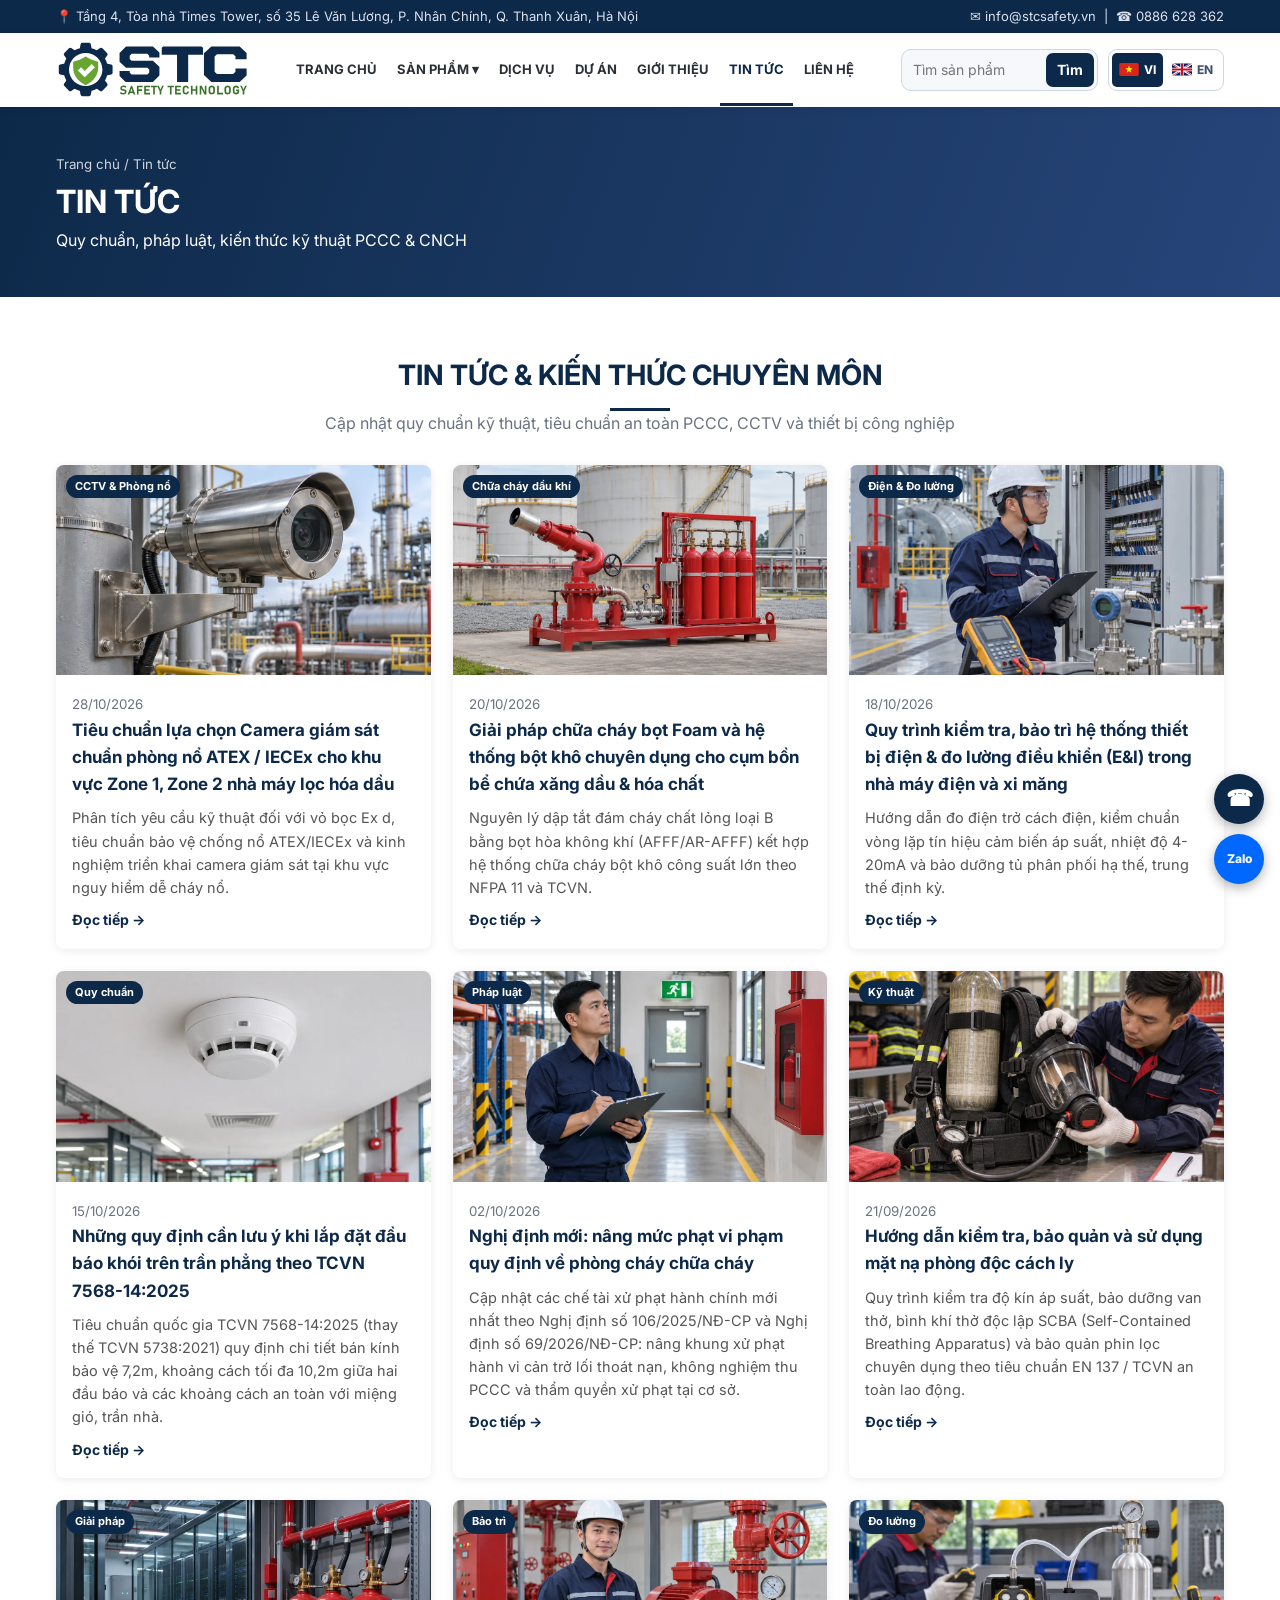
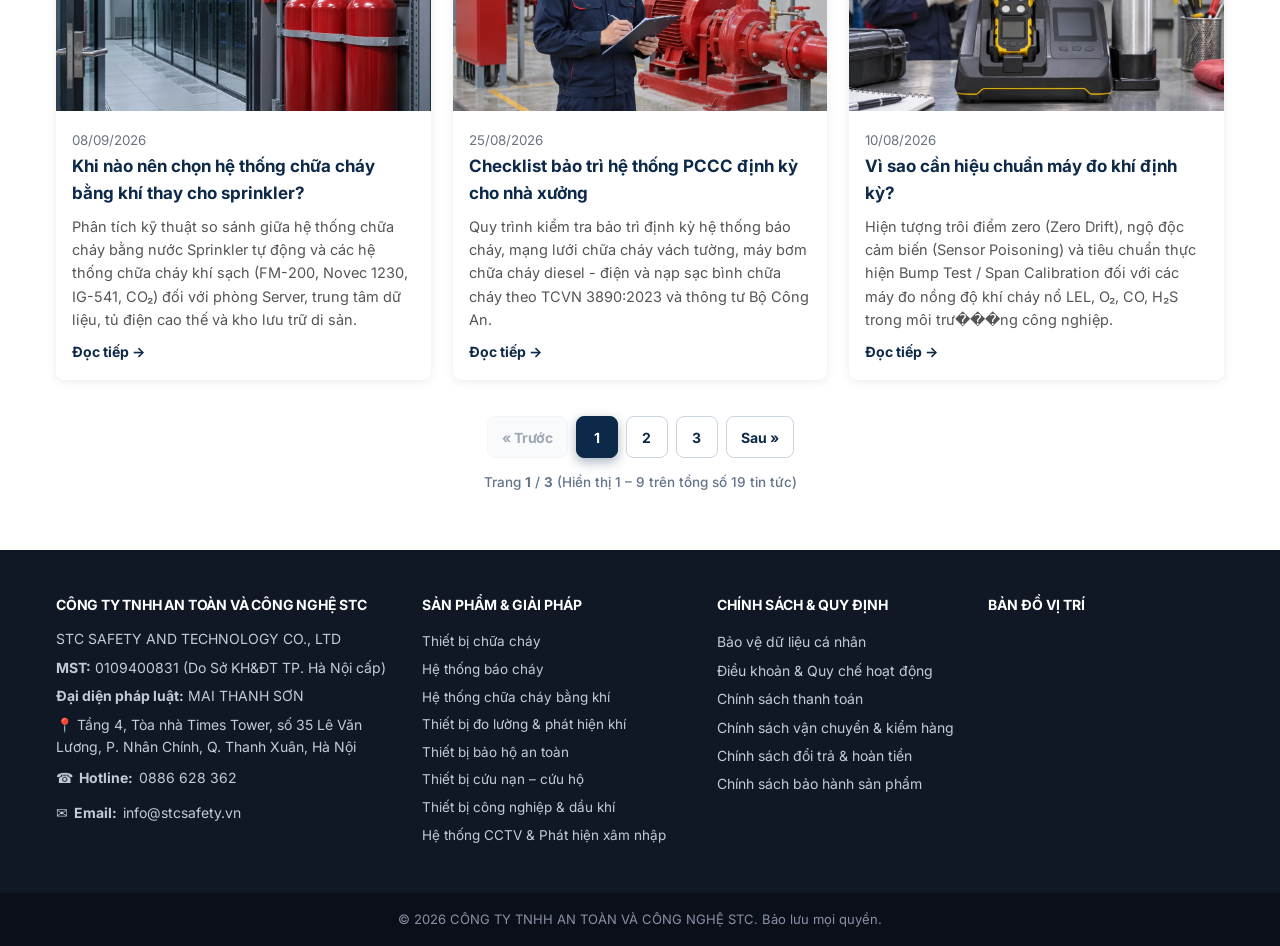
<file: tin-tuc.html>
<!DOCTYPE html>
<html lang="vi"><head><meta charset="utf-8"><meta name="viewport" content="width=device-width,initial-scale=1,viewport-fit=cover">
<title>Tin tức | STC - An toàn và Công nghệ</title>
<meta name="description" content="Tin tức, quy định pháp luật và kiến thức kỹ thuật về PCCC và CNCH">
<link rel="icon" type="image/svg+xml" href="assets/icons/favicon.svg?v=stc-20261124"><link rel="icon" type="image/png" sizes="32x32" href="assets/icons/favicon-32.png?v=stc-20261124"><link rel="icon" type="image/png" sizes="16x16" href="assets/icons/favicon-16.png?v=stc-20261124"><link rel="shortcut icon" href="favicon.ico?v=stc-20261124"><link rel="apple-touch-icon" href="assets/icons/apple-touch-icon.png?v=stc-20261124"><link rel="manifest" href="site.webmanifest?v=navy"><meta name="theme-color" content="#0d2949"><meta name="format-detection" content="telephone=no"><link rel="stylesheet" href="assets/style.css?v=navy"></head>
<body><header id="header"></header>
<div class="page-head"><div class="container"><small>Trang chủ / Tin tức</small><h1>Tin tức</h1><p>Quy chuẩn, pháp luật, kiến thức kỹ thuật PCCC &amp; CNCH</p></div></div>
<section class="sec">
  <div class="container">
    <div class="sec-title" style="margin-bottom:28px">
      <h2>Tin tức &amp; Kiến thức chuyên môn</h2>
      <p class="muted">Cập nhật quy chuẩn kỹ thuật, tiêu chuẩn an toàn PCCC, CCTV và thiết bị công nghiệp</p>
    </div>
    <div class="grid g3" id="all-news"></div>
    <div class="pagination-wrapper" id="news-pagination"></div>
  </div>
</section>
<footer id="footer"></footer>
<script src="assets/news-data.js"></script>
<script src="assets/site.js?v=navy"></script><script src="assets/i18n.js?v=navy"></script></body></html>
</file>
<file: assets/style.css>
@import url('https://fonts.googleapis.com/css2?family=Montserrat:wght@400;500;600;700;800&display=swap');
@import url('https://fonts.googleapis.com/css2?family=Inter:wght@400;500;600;700;800&display=swap');
@import url('https://fonts.googleapis.com/css2?family=Be+Vietnam+Pro:wght@400;500;600;700;800&display=swap');
:root{--accent:#0d2949;--accent-dark:#081d34;--navy:#0d2949;--bg:#f5f6f8;--text:#2b2f36;--muted:#6b7280}
*{box-sizing:border-box;margin:0;padding:0}
body{font-family:Inter,Be Vietnam Pro,Montserrat,Roboto,"Segoe UI",Arial,sans-serif;color:var(--text);background:#fff;line-height:1.6}
a{color:inherit;text-decoration:none}
.container{max-width:1200px;margin:0 auto;padding:0 16px}
.flex{display:flex;align-items:center}.between{justify-content:space-between}
.grid{display:grid;gap:22px}.g2{grid-template-columns:repeat(2,1fr)}.g3{grid-template-columns:repeat(3,1fr)}.g4{grid-template-columns:repeat(4,1fr)}
.muted{color:var(--muted)}
/* header */
.topbar{background:var(--navy);color:#dbe1ee;font-size:13px;padding:6px 0}
.mainbar{background:#fff;box-shadow:0 2px 8px rgba(0,0,0,.08);position:sticky;top:0;z-index:50}
.mainbar .container{gap:20px;min-height:74px}
.logo{display:flex;align-items:center;gap:10px}


.menu{display:flex;list-style:none;gap:2px}
.menu>li>a{display:block;padding:26px 13px;font-weight:700;text-transform:uppercase;font-size:13.5px}
.menu>li>a:hover,.menu>li>a.active{color:var(--accent);box-shadow:inset 0 -3px var(--accent)}
.has-mega{position:static}
.mega{display:none;position:absolute;left:0;right:0;top:100%;background:#fff;box-shadow:0 12px 24px rgba(0,0,0,.15);padding:24px max(16px,calc((100% - 1200px)/2));grid-template-columns:repeat(4,1fr);gap:20px;border-top:3px solid var(--accent)}
.has-mega:hover .mega{display:grid}
.mega-col a{display:block;padding:3px 0;font-size:14px;color:#444}.mega-col a:hover{color:var(--accent)}
.mega-col .mega-title{font-weight:700;color:var(--accent);margin-bottom:4px}
.search{display:flex}
.search button{cursor:pointer}
.burger{display:none;background:none;border:0;font-size:28px;cursor:pointer}
/* hero */
.hero{--hero-overlay:linear-gradient(110deg,rgba(8,24,44,.80),rgba(13,41,73,.46));position:relative;height:480px;overflow:hidden;background:var(--navy)}
.slide{position:absolute;inset:0;opacity:0;transition:opacity 1s;display:flex;align-items:center;color:#fff}
.slide.on{opacity:1}
.s1{background:var(--hero-overlay),url('img/banner-1.jpg') center/cover no-repeat}
.s4{background:var(--hero-overlay),url('img/banner-4.jpg') center/cover no-repeat}
.s2{background:var(--hero-overlay),url('img/banner-2.jpg') center/cover no-repeat}
.s3{background:var(--hero-overlay),url('img/banner-3.jpg') center/cover no-repeat}
.slide h1{font-size:42px;line-height:1.2;max-width:680px;margin-bottom:14px;text-transform:uppercase}
.slide p{font-size:18px;max-width:600px;margin-bottom:24px;opacity:.95}
.slide .big{position:absolute;right:6%;font-size:210px;opacity:.25}
.btn{display:inline-block;background:var(--accent);color:#fff;padding:12px 28px;border-radius:4px;font-weight:700;text-transform:uppercase;font-size:14px;border:0;cursor:pointer}
.btn:hover{background:var(--accent-dark)}.btn.ghost{background:transparent;border:2px solid #fff;margin-left:10px}.btn.sm{padding:7px 16px;font-size:12px}
/* sections */
section.sec{padding:56px 0}.alt{background:var(--bg)}
.sec-title{text-align:center;margin-bottom:34px}
.sec-title h2{font-size:28px;text-transform:uppercase;color:var(--navy)}
.sec-title h2:after{content:"";display:block;width:60px;height:3px;background:var(--accent);margin:10px auto 0}
.card{background:#fff;border-radius:8px;box-shadow:0 2px 10px rgba(0,0,0,.08);overflow:hidden;transition:.25s}
.card:hover{transform:translateY(-4px);box-shadow:0 10px 24px rgba(0,0,0,.15)}
.cat-card,.svc-card{padding:26px;text-align:center}
.ico{font-size:46px;margin-bottom:8px}.card h3{font-size:17px;margin-bottom:8px;color:var(--navy)}
.card p{font-size:14.5px;color:#555}.more{display:inline-block;margin-top:10px;color:var(--accent);font-weight:700;font-size:14px}
.thumb{height:160px;background:linear-gradient(135deg,#e9edf3,#cfd6e2);display:flex;align-items:center;justify-content:center;font-size:60px;position:relative}
.badge{position:absolute;left:10px;top:10px;background:var(--accent);color:#fff;font-size:11px;padding:3px 9px;border-radius:12px;font-weight:700}
.body{padding:16px}.body small{color:var(--muted)}
.prod .thumb{height:130px}
.stats{background:linear-gradient(110deg,var(--accent-dark),#225183);color:#fff;padding:40px 0;text-align:center}
.stats b{display:block;font-size:40px}
.why{display:flex;gap:14px}.why .n{flex:none;width:44px;height:44px;border-radius:50%;background:var(--accent);color:#fff;display:flex;align-items:center;justify-content:center;font-weight:800}
.partners{display:flex;flex-wrap:wrap;gap:14px;justify-content:center}
.partners span{background:#fff;border:1px solid #e0e3e8;padding:14px 26px;border-radius:6px;font-weight:800;color:#888;letter-spacing:1px}
.cta{background:var(--navy);color:#fff;text-align:center;padding:46px 16px}.cta h2{margin-bottom:12px}
/* inner pages */
.page-head{background:linear-gradient(110deg,var(--navy),#27457a);color:#fff;padding:44px 0}.page-head h1{text-transform:uppercase}
.page-head small{opacity:.8}
.cat-block{padding:26px 0;scroll-margin-top:90px}.cat-block h2{color:var(--accent);margin-bottom:4px}.cat-block .grid{margin-top:14px}
.prose p{margin-bottom:14px}.prose h2{color:var(--navy);margin:22px 0 10px}.prose ul{margin:0 0 14px 22px}
table.info{width:100%;border-collapse:collapse}table.info td{padding:9px 12px;border-bottom:1px solid #e5e7eb}table.info td:first-child{font-weight:700;width:36%}
form.contact input,form.contact textarea{width:100%;padding:11px;border:1px solid #ccc;border-radius:4px;margin-bottom:12px;font:inherit}
.map iframe,.footer-main iframe{width:100%;height:300px;border:0;border-radius:6px}.footer-main iframe{height:170px}
/* footer */
.footer-main{background:#101826;color:#c3cad8;padding:44px 0;font-size:14px}
.footer-main h4{color:#fff;margin-bottom:12px;text-transform:uppercase;font-size:14px}.footer-main p{margin-bottom:6px}
.footer-main a{display:block;padding:3px 0}.footer-main a:hover{color:#fff}
.footer-bottom{background:#0a0f1a;color:#8892a6;text-align:center;padding:14px;font-size:13px}
.fab{position:fixed;right:16px;width:50px;height:50px;border-radius:50%;display:flex;align-items:center;justify-content:center;color:#fff;font-weight:800;box-shadow:0 4px 12px rgba(0,0,0,.3);z-index:60}
.fab.call{bottom:76px;background:var(--accent);font-size:22px}.fab.zalo{bottom:16px;background:#0068ff;font-size:12px}
@media(max-width:900px){
 .g3,.g4,.g2{grid-template-columns:1fr 1fr}.topbar .flex{flex-direction:column;gap:2px}
 .burger{display:block}nav{display:none;position:absolute;top:100%;left:0;right:0;background:#fff;box-shadow:0 8px 16px rgba(0,0,0,.15)}
 .nav-open nav{display:block}.menu{flex-direction:column}.menu>li>a{padding:13px 18px}.mega,.has-mega:hover .mega{display:none}
 .search{display:none}.slide h1{font-size:28px}.slide .big{display:none}.hero{height:400px}}
@media(max-width:560px){.g3,.g4,.g2{grid-template-columns:1fr}}
.thumb{overflow:hidden}.thumb img{width:100%;height:100%;object-fit:cover;transition:.4s}.card:hover .thumb img{transform:scale(1.06)}.cat-card{padding:0 0 22px}.cat-card h3,.cat-card p,.cat-card .more{padding:0 18px}.cat-img{height:150px;overflow:hidden;margin-bottom:14px;background:#e9edf3;display:flex;align-items:center;justify-content:center;font-size:50px}.cat-img img{width:100%;height:100%;object-fit:cover}.prod .thumb{height:190px}.credit{font-size:12px;color:#8892a6;text-align:center;padding:8px}
.partners{gap:18px}.brand{background:#fff;border:1px solid #e0e3e8;border-radius:8px;width:170px;height:84px;display:flex;align-items:center;justify-content:center;padding:16px 22px;transition:.25s}.brand img{max-width:100%;max-height:100%;object-fit:contain;filter:grayscale(1);opacity:.75;transition:.25s}.brand:hover{box-shadow:0 6px 16px rgba(0,0,0,.12)}.brand:hover img{filter:none;opacity:1}.right-tools{display:flex;gap:8px;align-items:center}@media(max-width:900px){.right-tools .search{display:none}}
.partners{gap:12px}.brand{width:150px;padding:14px 18px}

/* ====== v3: một dòng, logo màu, responsive iOS/Android/tablet ====== */
html{-webkit-text-size-adjust:100%;text-size-adjust:100%}
body{overflow-x:hidden;-webkit-tap-highlight-color:transparent}
img,iframe{max-width:100%}
input,textarea,select,button{font-family:inherit}
input,textarea,select{font-size:16px}               /* tránh iOS tự phóng to khi bấm vào ô nhập */
.card h3,.body h3{overflow-wrap:break-word}
/* thanh tiêu đề trên cùng: luôn 1 dòng */
.topbar .container{gap:16px;flex-wrap:nowrap}
.topbar span{white-space:nowrap;overflow:hidden;text-overflow:ellipsis;min-width:0}
.topbar .flex{flex-direction:row}
.logo{flex:none}
nav{flex:1 1 auto;min-width:0}.menu{justify-content:center;flex-wrap:nowrap}
.menu>li>a{white-space:nowrap;padding:26px 11px;font-size:13px}
.search button{white-space:nowrap}
/* logo thương hiệu: mặc định đủ màu, rê chuột thì chuyển xám */
.brand img{filter:none;opacity:1}
.brand:hover img{filter:grayscale(1);opacity:.7}
.btn{line-height:1.3}
.fab{right:max(16px,env(safe-area-inset-right))}
.fab.call{bottom:calc(76px + env(safe-area-inset-bottom))}.fab.zalo{bottom:calc(16px + env(safe-area-inset-bottom))}
.footer-bottom{padding-bottom:calc(14px + env(safe-area-inset-bottom))}
.form-status{margin-top:12px;font-weight:600;font-size:14.5px}.form-status.ok{color:#15803d}.form-status.err{color:var(--accent)}
.btn:disabled{opacity:.6;cursor:wait}
@media(hover:none){.card:hover{transform:none}.has-mega:hover .mega{display:none}}

@media(max-width:1200px){.menu>li>a{padding:26px 8px;font-size:12.5px}.search input{width:105px}.mainbar .container{gap:12px}}
/* máy tính bảng & điện thoại: menu thu gọn */
@media(max-width:1150px){
 .mainbar .container{position:relative;min-height:64px}
 .burger{display:block;order:3;padding:4px 8px;line-height:1;color:var(--navy);min-width:44px;min-height:44px}
 .right-tools{order:2;margin-left:auto}.right-tools .search{display:none}
 nav{display:none;position:absolute;top:100%;left:0;right:0;background:#fff;box-shadow:0 10px 18px rgba(0,0,0,.18);max-height:calc(100vh - 110px);max-height:calc(100dvh - 110px);overflow-y:auto;-webkit-overflow-scrolling:touch}
 .nav-open nav{display:block}
 .menu{flex-direction:column;justify-content:flex-start}
 .menu>li>a{padding:15px 20px;border-bottom:1px solid #eee;font-size:14px}
 .menu>li>a:hover,.menu>li>a.active{box-shadow:inset 4px 0 var(--accent)}
 .mega,.has-mega:hover .mega{display:none}
 
}
@media(max-width:900px){
 .g4,.g3{grid-template-columns:1fr 1fr}.g2{grid-template-columns:1fr}
 .hero{height:auto;min-height:400px}.slide{padding:48px 0}
 .topbar{font-size:12px}
}
@media(max-width:640px){
 .container{padding:0 14px}
 .topbar .flex>span:first-child{display:none}.topbar .container{justify-content:center}
 .g3,.g2,.g4{grid-template-columns:1fr}.stats .g4{grid-template-columns:1fr 1fr;gap:18px}
 .stats b{font-size:32px}
 section.sec{padding:36px 0}.sec-title{margin-bottom:22px}.sec-title h2{font-size:22px}
 .hero{min-height:420px}.slide h1{font-size:25px}.slide p{font-size:15.5px}
 .btn{display:inline-block;padding:13px 22px;min-height:44px}.btn.ghost{margin:10px 0 0}
 .page-head{padding:30px 0}.page-head h1{font-size:24px}
 .cat-img{height:170px}.thumb{height:180px}.prod .thumb{height:200px}
 table.info td{display:block;width:100%;border-bottom:0;padding:3px 0}
 table.info td:first-child{padding-top:10px;color:#555;font-size:13px;text-transform:uppercase}
 .container.grid.g2[style]{gap:26px}
 .footer-main{padding:32px 0}.map iframe{height:240px}
 .fab{width:46px;height:46px}.fab.call{bottom:calc(68px + env(safe-area-inset-bottom))}
 .cta h2{font-size:20px}.partners{gap:10px}.brand{width:calc(50% - 6px);height:76px}
 .cat-block h2{font-size:20px}
}
@media(max-width:420px){
 .logo{gap:7px}
 .mainbar .container{gap:6px}
}

/* ====== Tối ưu footer: Hotline/Email 1 dòng, link 1 dòng & căn giữa ====== */
.nowrap-line{white-space:nowrap;overflow:hidden;text-overflow:ellipsis}
.footer-main .container.grid.g4{grid-template-columns:1.45fr 1.15fr 1.05fr 1fr;gap:24px}
.footer-company-name{white-space:nowrap;font-size:13.8px;letter-spacing:-0.2px}
.footer-cat-link{display:block;white-space:nowrap;overflow:hidden;text-overflow:ellipsis;font-size:13.5px}
.footer-bottom{text-align:center;color:#8892a6;padding:16px 0}
.footer-bottom .container{justify-content:center}
@media(max-width:1250px) and (min-width:901px){
 .footer-main .container.grid.g4{grid-template-columns:1.55fr 1.15fr 1fr 1fr;gap:18px}
 .footer-company-name{font-size:12.6px;letter-spacing:-0.35px}
}
@media(max-width:900px){
 .footer-main .container.grid.g4{grid-template-columns:1fr 1fr;gap:22px}
 .footer-company-name{font-size:14px;white-space:nowrap}
 .footer-cat-link{white-space:normal}
}
@media(max-width:640px){
 .footer-main .container.grid.g4{grid-template-columns:1fr}
 .footer-company-name{font-size:13.5px;white-space:normal}
}
@media(min-width:430px) and (max-width:640px){
 .footer-company-name{white-space:nowrap}
}
.nowrap-line{display:flex;align-items:center;gap:6px;white-space:nowrap}

/* ====== Hero Dots Navigation ====== */
.hero{position:relative}
.hero-dots{position:absolute;bottom:18px;left:0;right:0;display:flex;justify-content:center;gap:10px;z-index:20;pointer-events:auto}
.hero-dot{width:13px;height:13px;border-radius:50%;background:rgba(255,255,255,0.45);border:2px solid #ffffff;cursor:pointer;padding:0;outline:none;transition:all .3s ease}
.hero-dot:hover{background:rgba(255,255,255,0.85);transform:scale(1.2)}
.hero-dot.active{background:var(--accent);border-color:#ffffff;transform:scale(1.25);box-shadow:0 0 8px rgba(13, 41, 73, 0.8)}


/* ====== PHÂN TRANG DỰ ÁN & PROJECT CARD ====== */
.pagination-wrapper {
  margin-top: 36px;
  display: flex;
  flex-direction: column;
  align-items: center;
  gap: 14px;
}
.pagination-nav {
  display: flex;
  align-items: center;
  gap: 8px;
  flex-wrap: wrap;
  justify-content: center;
}
.page-btn {
  display: inline-flex;
  align-items: center;
  justify-content: center;
  min-width: 42px;
  height: 42px;
  padding: 0 14px;
  border-radius: 8px;
  border: 1px solid #cbd5e1;
  background: #ffffff;
  color: var(--navy);
  font-weight: 700;
  font-size: 14px;
  cursor: pointer;
  transition: all .2s ease;
  user-select: none;
}
.page-btn:hover:not(.disabled):not(.active) {
  border-color: var(--accent);
  color: var(--accent);
  background: #edf3fa;
  transform: translateY(-2px);
  box-shadow: 0 4px 10px rgba(0,0,0,0.08);
}
.page-btn.active {
  background: var(--accent);
  border-color: var(--accent);
  color: #ffffff;
  box-shadow: 0 4px 12px rgba(13, 41, 73, 0.35);
}
.page-btn.disabled {
  opacity: 0.4;
  cursor: not-allowed;
  pointer-events: none;
  background: #f1f5f9;
  border-color: #e2e8f0;
}
.page-info {
  font-size: 13.5px;
  color: #64748b;
  font-weight: 500;
  text-align: center;
}
.prj-card {
  display: flex;
  flex-direction: column;
  transition: transform .25s ease, box-shadow .25s ease;
  height: 100%;
  background: #ffffff;
  border-radius: 8px;
  overflow: hidden;
  border: 1px solid #e2e8f0;
}
.prj-card:hover {
  transform: translateY(-5px);
  box-shadow: 0 12px 28px rgba(0,0,0,0.12);
  border-color: #cbd5e1;
}
.prj-card .thumb {
  position: relative;
  height: 210px;
  overflow: hidden;
  background: #e2e8f0;
}
.prj-card .thumb img {
  width: 100%;
  height: 100%;
  object-fit: cover;
  transition: transform .45s ease;
}
.prj-card:hover .thumb img {
  transform: scale(1.08);
}
.prj-card .badge-cat {
  position: absolute;
  top: 12px;
  left: 12px;
  background: rgba(30, 58, 138, 0.92);
  color: #fff;
  padding: 4px 10px;
  border-radius: 4px;
  font-size: 11.5px;
  font-weight: 700;
  letter-spacing: 0.3px;
  backdrop-filter: blur(4px);
  z-index: 2;
}
.prj-card .badge-year {
  position: absolute;
  top: 12px;
  right: 12px;
  background: rgba(13, 41, 73, 0.95);
  color: #fff;
  padding: 4px 9px;
  border-radius: 4px;
  font-size: 12px;
  font-weight: 700;
  backdrop-filter: blur(4px);
  z-index: 2;
}
.prj-card .body {
  padding: 20px;
  display: flex;
  flex-direction: column;
  flex: 1;
}
.prj-card .body h3 {
  font-size: 15.5px;
  line-height: 1.45;
  margin-bottom: 10px;
  color: var(--navy);
  font-weight: 700;
}
.prj-client {
  font-size: 13.5px;
  color: #0f172a;
  margin-bottom: 8px;
  line-height: 1.4;
}
.prj-client b {
  color: var(--navy);
}
.prj-meta {
  display: flex;
  justify-content: space-between;
  gap: 8px;
  font-size: 12.5px;
  color: #64748b;
  margin-bottom: 12px;
  padding-bottom: 10px;
  border-bottom: 1px dashed #e2e8f0;
}
.prj-desc {
  font-size: 13px;
  color: #475569;
  line-height: 1.5;
  margin-top: auto;
}

/* Service photography and working process */
.svc-card--photo {
  padding: 0;
  text-align: left;
  border: 1px solid #e3e8f0;
  border-radius: 14px;
}
.svc-media {
  height: auto;
  aspect-ratio: 16 / 9;
  background: #e9eef5;
}
#all-svcs .svc-media { aspect-ratio: 16 / 10; }
.svc-card--photo .body { padding: 22px 24px 26px; }
.svc-card--photo h3 { font-size: 1.175rem; line-height: 1.35; }
.svc-card--photo p { font-size: 1rem; }
.svc-card--photo:hover .svc-media img { transform: scale(1.035); }

.process-section {
  --process-highlight: #b2db7c;
  background: var(--navy);
  color: #fff;
}
.process-section .sec-title h2 { color: #fff; }
.process-section .sec-title h2::after { background: var(--process-highlight); }
.process-steps {
  position: relative;
  list-style: none;
}
.process-steps::before {
  content: "";
  position: absolute;
  top: 31px;
  left: 12.5%;
  right: 12.5%;
  border-top: 2px solid #7594ae;
}
.process-step {
  position: relative;
  display: grid;
  grid-template-rows: auto 1fr;
}
.process-number {
  display: grid;
  place-items: center;
  width: 64px;
  height: 64px;
  margin: 0 auto 18px;
  border: 2px solid #e5f3cd;
  border-radius: 50%;
  background: var(--process-highlight);
  color: var(--navy);
  box-shadow: 0 0 0 4px var(--navy), 0 0 0 6px rgba(178, 219, 124, .36);
  font-size: 1.75rem;
  font-weight: 850;
  font-variant-numeric: tabular-nums;
  line-height: 1;
}
.process-detail {
  padding: 20px;
  border: 1px solid #c8d9ea;
  border-top: 4px solid #8bbf52;
  border-radius: 12px;
  background: #f1f7fe;
  color: var(--navy);
}
.process-detail h3 { font-size: 1.125rem; margin-bottom: 6px; }
.process-detail p { color: #354e66; }

/* Product items stay fully visible, including tall cylinders and PPE. */
.prod .thumb {
  height: clamp(210px, 18vw, 224px);
  background: #fff;
  border-bottom: 1px solid #eef1f5;
}
.prod .thumb img[src$="/stc-voi-chua-chay.webp"] { filter: brightness(1.07); }
.prod .thumb img { object-fit: contain; padding: 10px; }
.prod:hover .thumb img { transform: none; }
.cat-img--catalog { background: #fff; border-bottom: 1px solid #eef1f5; }
.cat-img--catalog img { object-fit: contain; padding: 8px; }
.prj-card .thumb.prj-equipment { background: #eef2f7; }
.prj-card .prj-equipment img { object-fit: contain; padding: 10px; }
.prj-photo-note {
  display: block;
  width: fit-content;
  margin-bottom: 10px;
  padding: 3px 8px;
  border-radius: 4px;
  background: #eef2f7;
  color: #354662;
  font-size: .8125rem;
  font-weight: 600;
  line-height: 1.4;
}

/* Vision, mission and company values */
.about-identity { background: #f4f6fa; }
.about-principles { display: grid; grid-template-columns: repeat(2, minmax(0, 1fr)); gap: 24px; }
.about-principle {
  padding: clamp(22px, 4vw, 40px);
  border: 1px solid #dce3ee;
  border-top: 4px solid var(--accent);
  border-radius: 12px;
  background: #fff;
}
.about-principle:first-child { border-top-color: var(--navy); }
.about-identity h3 { color: var(--navy); font-size: clamp(1.3rem, 2.4vw, 1.7rem); }
.about-principle p { margin-top: 12px; }
.about-principle p:first-of-type { color: var(--navy); font-weight: 600; }
.about-values {
  margin-top: 24px;
  padding: clamp(22px, 4vw, 40px);
  border-radius: 12px;
  background: var(--navy);
}
.about-values h3 { color: #fff; margin-bottom: 20px; }
.about-values dl { display: grid; grid-template-columns: repeat(4, minmax(0, 1fr)); gap: 24px; }
.about-values dl > div { border-top: 2px solid #7199c6; padding-top: 12px; }
.about-values dt { color: #fff; font-size: 1.125rem; font-weight: 750; margin-bottom: 7px; }
.about-values dd { color: #e0e7f3; }

@media (max-width: 900px) {
  .process-steps::before { display: none; }
  .about-values dl { grid-template-columns: repeat(2, minmax(0, 1fr)); }
}
@media (max-width: 560px) {
  .process-steps { gap: 14px; }
  .process-step { grid-template-columns: 48px minmax(0, 1fr); grid-template-rows: auto; align-items: start; gap: 14px; }
  .process-number { width: 48px; height: 48px; margin: 0; font-size: 1.3125rem; }
  .process-detail { padding: 14px; }
  .about-principles, .about-values dl { grid-template-columns: minmax(0, 1fr); }
}
@media (prefers-reduced-motion: reduce) {
  .svc-card--photo, .svc-card--photo .svc-media img { transition: none; }
  .svc-card--photo:hover, .svc-card--photo:hover .svc-media img { transform: none; }
}

/* News photography */
.news-card .thumb { height: auto; aspect-ratio: 16 / 9; }
.article-layout {
  grid-template-columns: minmax(0, 2.2fr) minmax(0, 1fr);
  gap: 36px;
  align-items: start;
}
.article-surface { padding: 28px 32px; }
.article-hero-photo { display: block; width: 100%; aspect-ratio: 16 / 9; object-fit: cover; }
@media (max-width: 850px) {
  .article-layout { grid-template-columns: minmax(0, 1fr); gap: 24px; }
  .article-surface { padding: 18px; }
}

/* STC identity and header controls */
.logo { width: clamp(166px, 15vw, 192px); }
.logo img { display: block; width: 100%; height: auto; }
.right-tools { align-items: center; gap: 10px; }

.right-tools .search {
  display: flex;
  min-width: 0;
  padding: 3px;
  border: 1px solid #ccd6e4;
  border-radius: 10px;
  background: #f6f8fb;
}
.search input {
  flex: 1 1 auto;
  width: clamp(96px, 11vw, 155px);
  min-width: 0;
  padding: 7px 8px;
  border: 0;
  border-radius: 6px;
  background: transparent;
  color: var(--navy);
  font-size: 1rem;
  text-overflow: ellipsis;
  appearance: none;
}
.search input::-webkit-search-decoration { display: none; }
.search:focus-within { border-color: #6b88ae; box-shadow: 0 0 0 2px #dce7f6; }
.search button {
  min-height: 34px;
  padding: 0 11px;
  border: 0;
  border-radius: 7px;
  background: var(--navy);
  color: #fff;
  font-size: .875rem;
  font-weight: 700;
}
.search button:hover { background: #284b76; }

.site-languages {
  display: flex;
  gap: 2px;
  padding: 3px;
  flex: none;
  border: 1px solid #ccd6e4;
  border-radius: 9px;
  background: #fff;
}
.site-languages button {
  display: flex;
  align-items: center;
  justify-content: center;
  gap: 5px;
  min-height: 34px;
  padding: 0 7px;
  border: 0;
  border-radius: 5px;
  background: transparent;
  color: #40526b;
  font-size: .75rem;
  font-weight: 750;
  cursor: pointer;
}
.site-languages button:hover { background: #f0f4f9; }
.site-languages button[aria-pressed="true"] { color: #fff; background: var(--navy); }
.site-languages img { display: block; width: 20px; height: 13px; object-fit: fill; border-radius: 2px; }
.mainbar :is(button, a):focus-visible { outline: 2px solid #2158a0; outline-offset: 3px; }
.product-filter {
  width: min(100%, 420px);
  padding: 11px 14px;
  border: 1px solid #ccd6e4;
  border-radius: 10px;
  background: #f6f8fb;
  color: var(--navy);
  appearance: none;
}
.product-filter::-webkit-search-decoration { display: none; }
.product-filter:focus-visible { outline: 2px solid #6b88ae; outline-offset: 2px; }

.brand--wide { padding-inline: 10px; }
.brand--wide img { width: min(100%, 128px); height: auto; max-height: 48px; object-fit: contain; }
.prj-meta > :last-child { white-space: nowrap; }

@media (min-width: 621px) {
  .search input { font-size: .875rem; }
}
@media (min-width: 1151px) {
  .mainbar .container { gap: 10px; }
  .menu > li > a { padding-inline: 9px; }
}
@media (min-width: 1151px) and (max-width: 1200px) {
  .menu > li > a { padding-inline: 6px; }
}
@media (max-width: 1150px) {
  .logo { width: 164px; }
}
@media (max-width: 620px) {
  .mainbar .container {
    display: grid;
    grid-template-columns: minmax(0, 1fr) auto auto;
    column-gap: 6px;
    row-gap: 7px;
    padding-block: 8px;
  }
  .logo { grid-column: 1; grid-row: 1; width: min(100%, 156px); }
  .mainbar .burger { grid-column: 3; grid-row: 1; }
  .right-tools { display: contents; }
  .site-languages { grid-column: 2; grid-row: 1; }
  .right-tools .search { grid-column: 1 / -1; grid-row: 2; }
  .search input { width: 100%; }
}

.hero .btn:not(.ghost), .cta .btn, .consult-card .btn { background: #285587; }
.hero .btn:not(.ghost):hover, .cta .btn:hover, .consult-card .btn:hover { background: #376895; }

/* Brand carousel: each panel contains fourteen equally sized logo cards. */
.brand-track {
  display: flex;
  overflow-x: auto;
  scroll-snap-type: x mandatory;
  scrollbar-width: none;
}
.brand-track::-webkit-scrollbar { display: none; }
.brand-panel {
  display: grid;
  flex: 0 0 100%;
  grid-template-columns: repeat(7, minmax(0, 1fr));
  gap: 12px;
  scroll-snap-align: start;
}
.brand-panel .brand {
  width: 100%;
  min-width: 0;
  padding: 10px;
}
.brand-panel .brand img { max-width: min(100%, 128px); max-height: 52px; }
.brand-panel .brand--emerson img { width: min(100%, 135px); max-width: 100%; }
.brand-control-bar {
  display: flex;
  align-items: center;
  justify-content: center;
  gap: 12px;
  margin-top: 20px;
}
.brand-control-bar button {
  display: grid;
  place-items: center;
  width: 44px;
  height: 44px;
  border: 1px solid var(--accent);
  border-radius: 8px;
  background: var(--accent);
  color: #fff;
  font-size: 1.25rem;
  cursor: pointer;
}
.brand-control-bar button:disabled { background: #e8edf4; color: #526682; border-color: #cad5e4; opacity: 1; cursor: default; }
.brand-track:focus-visible, .brand-control-bar button:focus-visible { outline: 2px solid #2158a0; outline-offset: 2px; }
.brand-position { color: var(--navy); font-variant-numeric: tabular-nums; font-weight: 700; }
@media (max-width: 900px) { .brand-panel { grid-template-columns: repeat(4, minmax(0, 1fr)); } }
@media (max-width: 560px) { .brand-panel { grid-template-columns: repeat(2, minmax(0, 1fr)); } }
</file>
